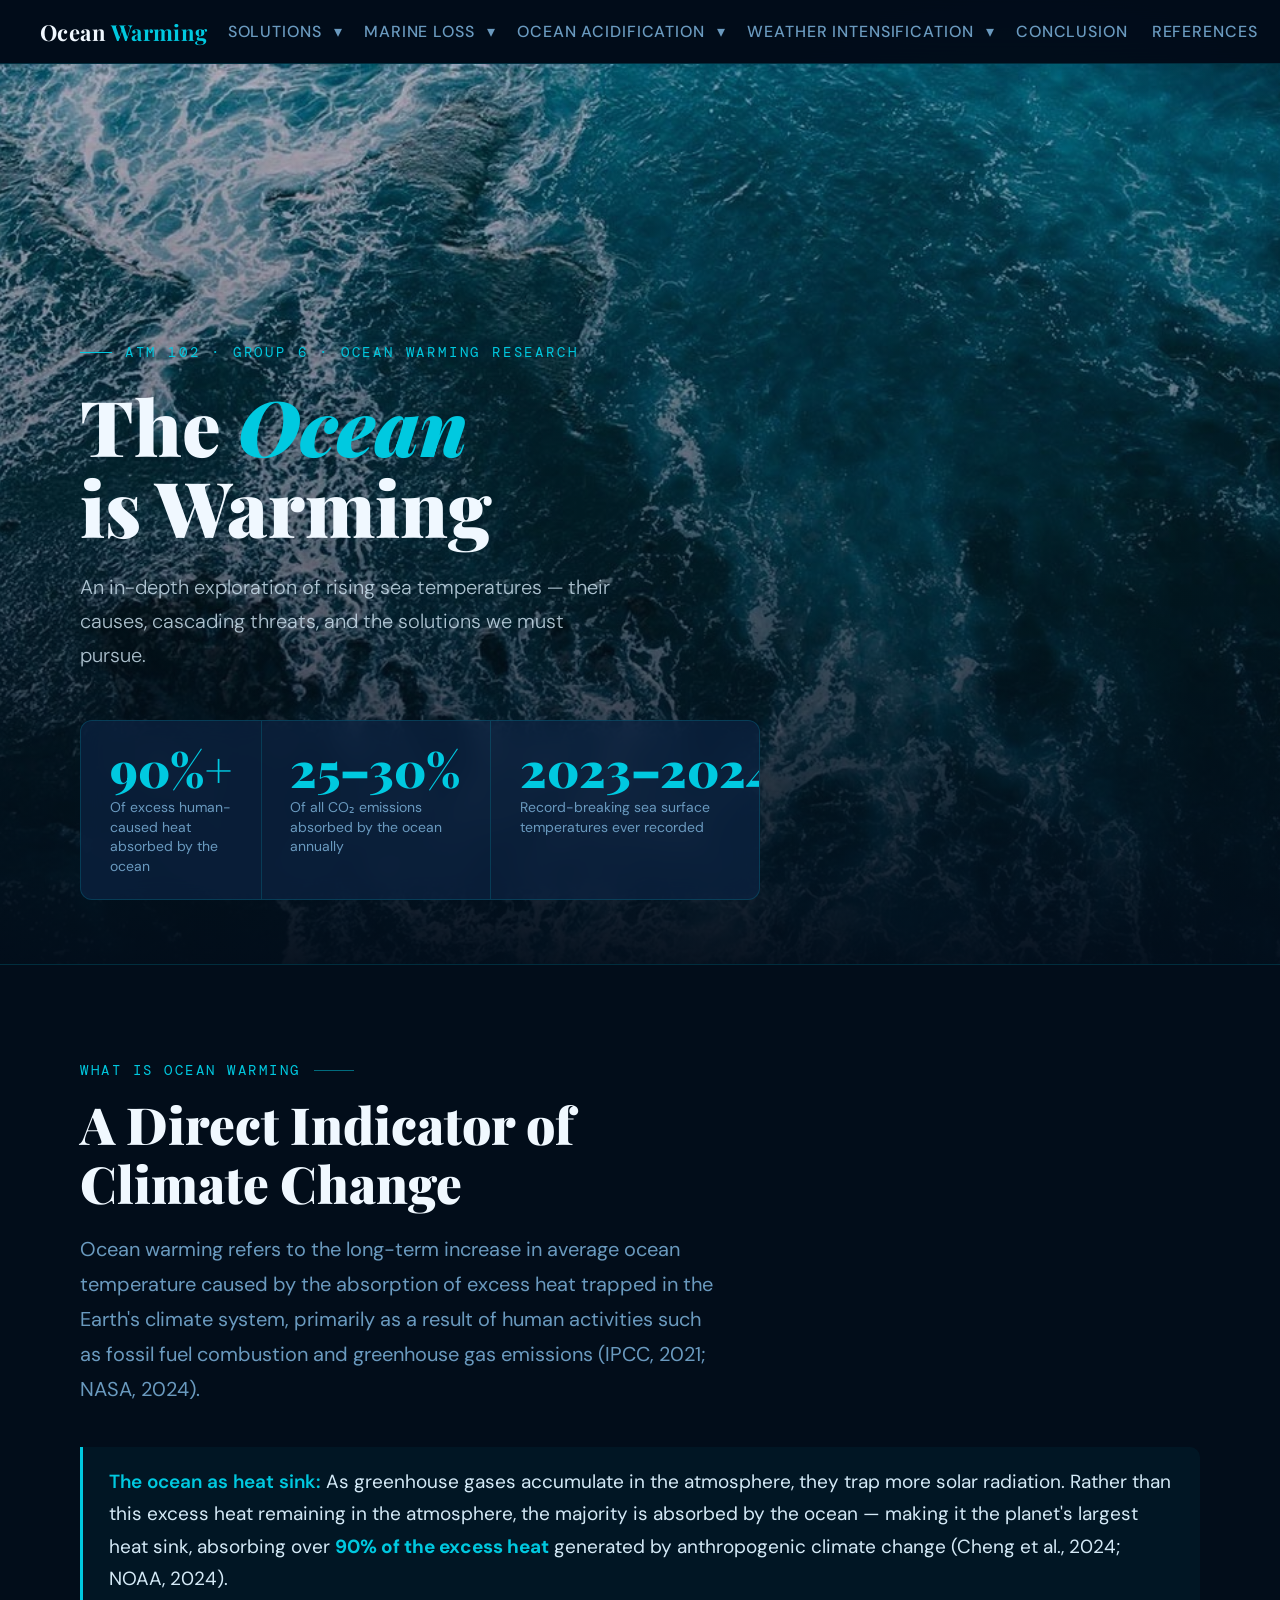
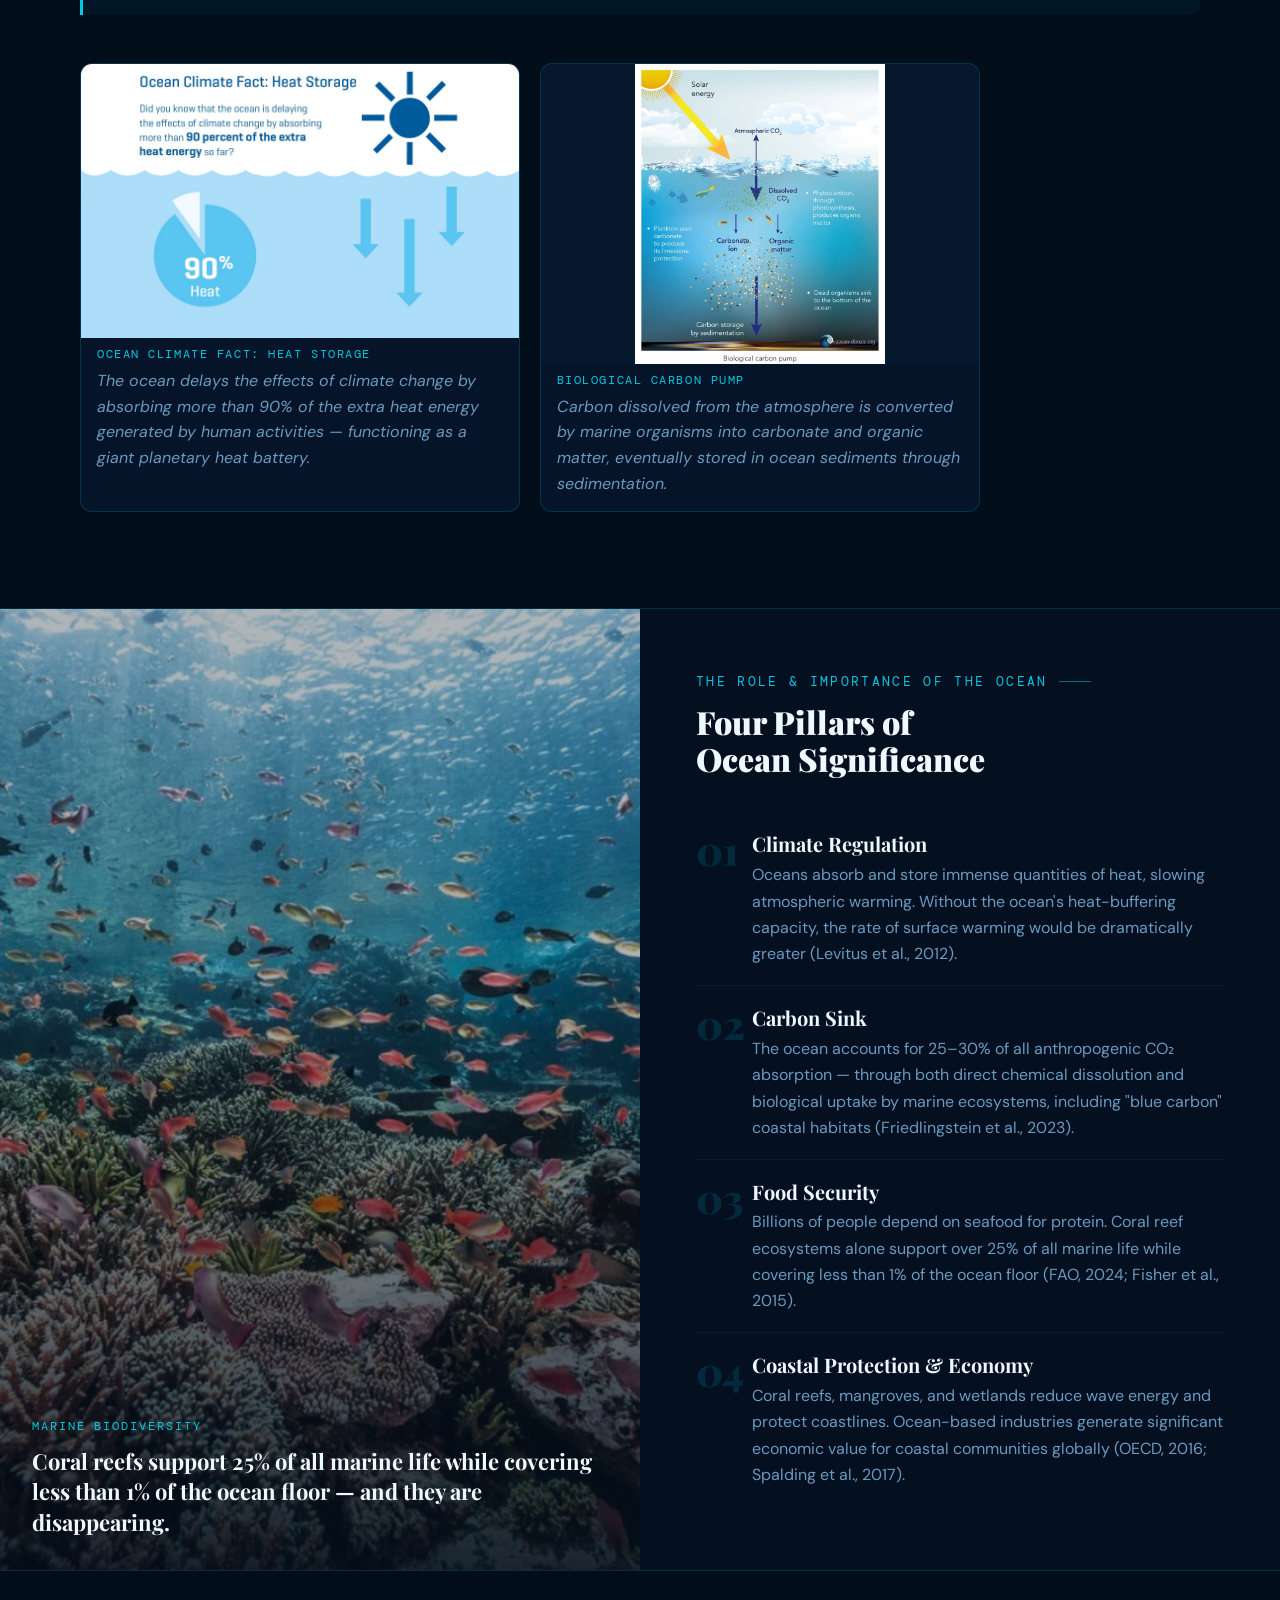
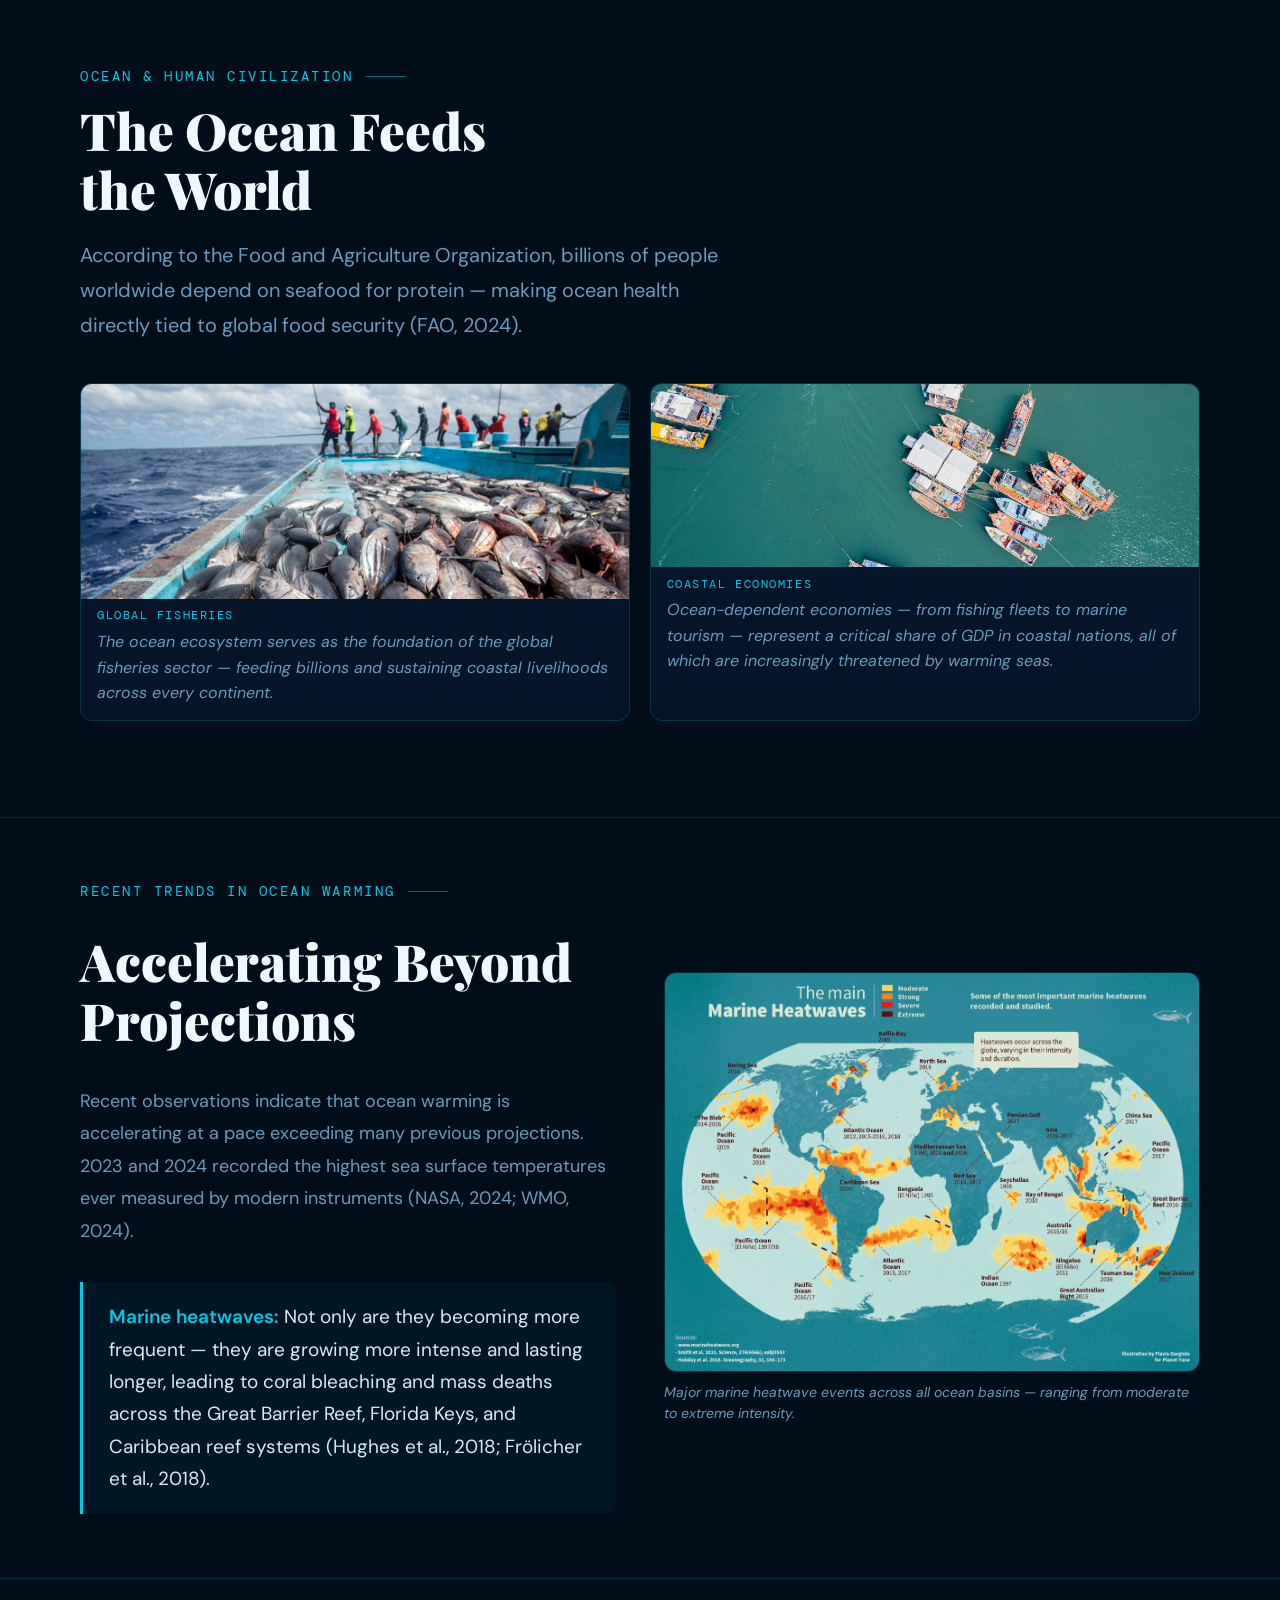
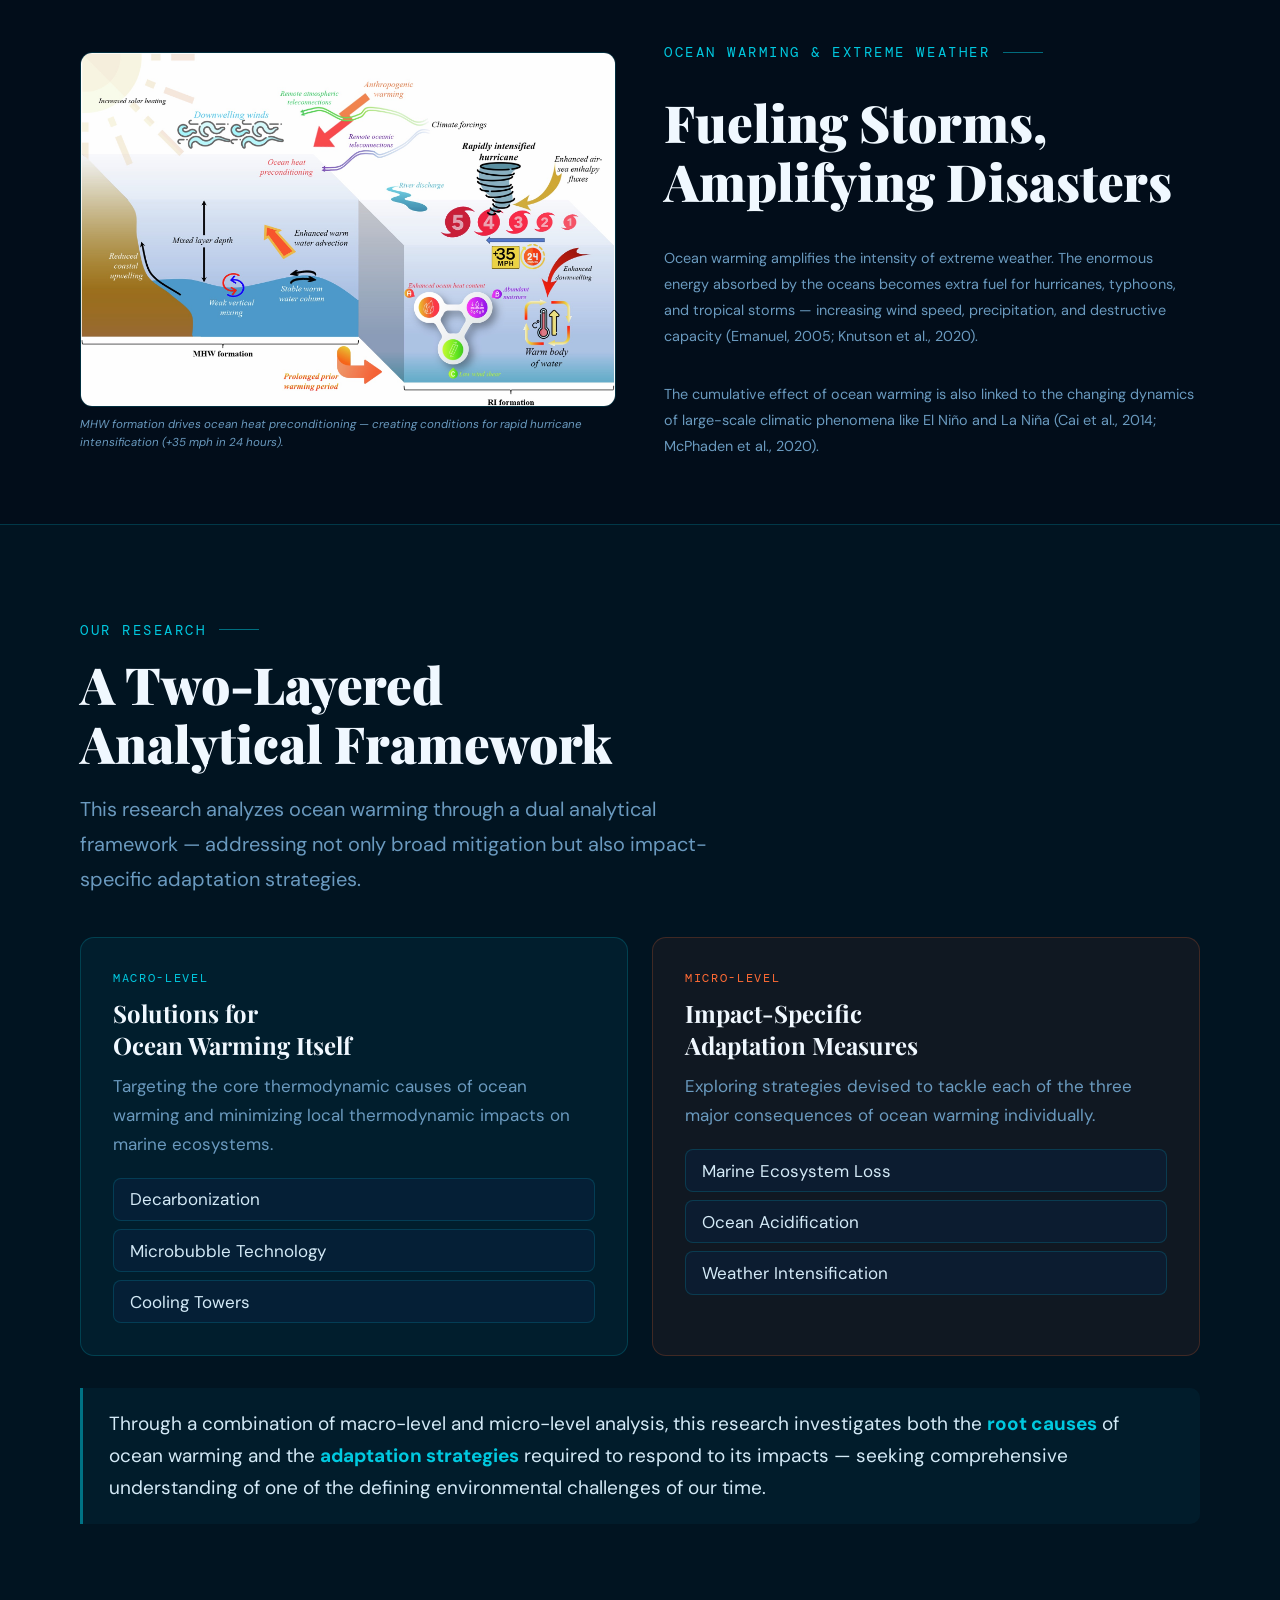
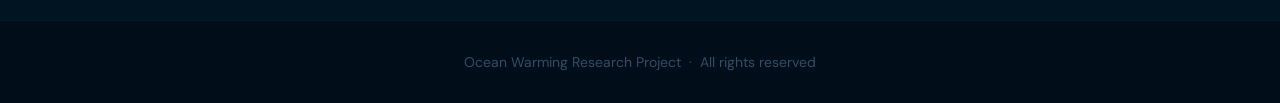
<file: index.html>
<!DOCTYPE html>
<html lang="en">
<head>
  <meta charset="UTF-8" />
  <meta name="viewport" content="width=device-width, initial-scale=1.0" />
  <title>Ocean Warming — A Critical Overview</title>
  <link href="https://fonts.googleapis.com/css2?family=Playfair+Display:ital,wght@0,400;0,700;0,900;1,400&family=DM+Sans:wght@300;400;500&family=DM+Mono:wght@400;500&display=swap" rel="stylesheet" />
  <link rel="stylesheet" href="style.css" />
  
</head>
<body>

  <!-- ══ NAVBAR ═══════════════════════════════════════════════════ -->
  <nav id="topnav">
    <div class="nav-logo" onclick="showPage('home')">Ocean <span>Warming</span></div>

    <ul class="nav-links">

      <!-- Solutions -->
      <li class="nav-item">
        <button class="nav-label" onclick="showPage('solutions',this)">Solutions</button>
        <button class="nav-chev" onclick="toggleDD('dd-solutions',this)" aria-label="Open Solutions menu">▾</button>
        <div class="nav-dropdown" id="dd-solutions">
          <div class="dd-label">Solutions for Ocean Warming</div>
          <div class="dd-divider"></div>
          <a class="dd-link" onclick="closeAllDD();showPage('solutions');setTimeout(()=>showTab('sol','decarbonization'),50)">Decarbonization</a>
          <a class="dd-link" onclick="closeAllDD();showPage('solutions');setTimeout(()=>showTab('sol','microbubble'),50)">Microbubble</a>
          <a class="dd-link" onclick="closeAllDD();showPage('solutions');setTimeout(()=>showTab('sol','cooling'),50)">Cooling Tower</a>
        </div>
      </li>

      <!-- Marine Loss -->
      <li class="nav-item">
        <button class="nav-label" onclick="showPage('marine',this)">Marine Loss</button>
        <button class="nav-chev" onclick="toggleDD('dd-marine',this)" aria-label="Open Marine Loss menu">▾</button>
        <div class="nav-dropdown" id="dd-marine">
          <div class="dd-label">Marine Loss — Solutions</div>
          <div class="dd-divider"></div>
          <a class="dd-link" onclick="closeAllDD();showPage('corals')">Heat-Tolerant Corals</a>
          <a class="dd-link" onclick="closeAllDD();showPage('monitoring')">Real-Time Monitoring</a>
          <a class="dd-link" onclick="closeAllDD();showPage('bluecarbon')">Blue Carbon Ecosystem Restoration</a>
        </div>
      </li>

      <!-- Ocean Acidification -->
      <li class="nav-item">
        <button class="nav-label" onclick="showPage('acidification',this)">Ocean Acidification</button>
        <button class="nav-chev" onclick="toggleDD('dd-acid',this)" aria-label="Open Ocean Acidification menu">▾</button>
        <div class="nav-dropdown" id="dd-acid">
          <div class="dd-label">Ocean Acidification — Solutions</div>
          <div class="dd-divider"></div>
          <a class="dd-link" onclick="closeAllDD();showPage('acid-tracking')">Tracking Ocean Temperature</a>
          <a class="dd-link" onclick="closeAllDD();showPage('acid-oae')">Ocean Alkalinity Enhancement (OAE)</a>
          <a class="dd-link" onclick="closeAllDD();showPage('acid-bpmed')">Bipolar Membrane Electrodialysis (BPMED)</a>
          <a class="dd-link" onclick="closeAllDD();showPage('acid-kelp')">Using Kelp</a>
        </div>
      </li>

      <!-- Weather Intensification -->
      <li class="nav-item dd-right">
        <button class="nav-label" onclick="showPage('weather',this)">Weather Intensification</button>
        <button class="nav-chev" onclick="toggleDD('dd-weather',this)" aria-label="Open Weather menu">▾</button>
        <div class="nav-dropdown" id="dd-weather">
          <div class="dd-label">Weather Intensification — Solutions</div>
          <div class="dd-divider"></div>
          <a class="dd-link" onclick="closeAllDD();showPage('wthr-turbines')">Typhoon-Resistant Wind Turbines</a>
          <a class="dd-link" onclick="closeAllDD();showPage('wthr-frameworks')">Resilient Planning Frameworks</a>
          <a class="dd-link" onclick="closeAllDD();showPage('wthr-islanding')">Defensive Islanding and Microgrids</a>
        </div>
      </li>

      <!-- Conclusion (no dropdown) -->
      <li class="nav-item">
        <button class="nav-label solo" onclick="showPage('conclusion',this)">Conclusion</button>
      </li>

      <!-- References (no dropdown) -->
      <li class="nav-item">
        <button class="nav-label solo" onclick="showPage('references',this)">References</button>
      </li>

      <!-- Group Members (no dropdown) -->
      <li class="nav-item">
        <button class="nav-label solo" onclick="showPage('members',this)">Group Members</button>
      </li>

    </ul>
  </nav>

  <!-- ══ PAGES ════════════════════════════════════════════════════ -->
  <div id="layout">
   <main id="main">

    <!-- ▸ HOME ─────────────────────────────────────────────────── -->
    <section class="page-section active" id="page-home" style="padding:0;">

      <!-- HERO -->
      <div style="position:relative; min-height:100vh; display:flex; align-items:flex-end; padding:calc(var(--nav-h) + 2rem) 5rem 4rem; background-image:linear-gradient(to top, rgba(2,13,26,0.97) 0%, rgba(2,13,26,0.5) 50%, rgba(2,13,26,0.25) 100%), url('images/image_02.jpg'); background-size:cover; background-position:center; overflow:hidden;">
        <div style="position:relative; z-index:1; max-width:820px;">
          <div class="ml-eyebrow">ATM 102 · Group 6 · Ocean Warming Research</div>
          <h1 class="ml-hero-title">The <em>Ocean</em><br>is Warming</h1>
          <p class="ml-hero-sub">An in-depth exploration of rising sea temperatures — their causes, cascading threats, and the solutions we must pursue.</p>
          <div class="ml-stats-row" style="max-width:680px;">
            <div class="ml-stat">
              <div class="ml-stat-num" style="font-size:48px; white-space:nowrap;">90%+</div>
              <div class="ml-stat-label">Of excess human-caused heat absorbed by the ocean</div>
            </div>
            <div class="ml-stat">
              <div class="ml-stat-num" style="font-size:48px; white-space:nowrap;">25–30%</div>
              <div class="ml-stat-label">Of all CO₂ emissions absorbed by the ocean annually</div>
            </div>
            <div class="ml-stat">
              <div class="ml-stat-num" style="font-size:48px; white-space:nowrap;">2023–2024</div>
              <div class="ml-stat-label">Record-breaking sea surface temperatures ever recorded</div>
            </div>
          </div>
        </div>
      </div>

      <!-- SECTION 1: WHAT IS OCEAN WARMING -->
      <div class="ml-section">
        <div class="ml-section-tag">What Is Ocean Warming</div>
        <h2 class="ml-section-title">A Direct Indicator of<br>Climate Change</h2>
        <p class="ml-section-intro">Ocean warming refers to the long-term increase in average ocean temperature caused by the absorption of excess heat trapped in the Earth's climate system, primarily as a result of human activities such as fossil fuel combustion and greenhouse gas emissions (IPCC, 2021; NASA, 2024).</p>

        <div class="ml-pullquote">
          <span class="ml-pullquote-label">The ocean as heat sink:</span> As greenhouse gases accumulate in the atmosphere, they trap more solar radiation. Rather than this excess heat remaining in the atmosphere, the majority is absorbed by the ocean — making it the planet's largest heat sink, absorbing over <strong style="color:var(--accent);">90% of the excess heat</strong> generated by anthropogenic climate change (Cheng et al., 2024; NOAA, 2024).
        </div>

        <!-- Heat storage infographic + carbon pump side by side -->
        <div class="home-img-grid" style="margin-top:2rem; max-width:900px;">
          <div class="home-img-card">
            <img src="images/image_03.jpg" alt="Ocean heat storage infographic" />
            <div class="home-img-label">OCEAN CLIMATE FACT: HEAT STORAGE</div>
            <p class="home-img-caption">The ocean delays the effects of climate change by absorbing more than 90% of the extra heat energy generated by human activities — functioning as a giant planetary heat battery.</p>
          </div>
          <div class="home-img-card">
            <img src="images/image_04.jpg" alt="Biological carbon pump diagram" />
            <div class="home-img-label">BIOLOGICAL CARBON PUMP</div>
            <p class="home-img-caption">Carbon dissolved from the atmosphere is converted by marine organisms into carbonate and organic matter, eventually stored in ocean sediments through sedimentation.</p>
          </div>
        </div>
      </div>

      <!-- SECTION 2: THE ROLE OF THE OCEAN — split with coral image -->
      <div class="sol-split-section" style="border-top:1px solid var(--border);">
        <div class="sol-split-img">
          <img src="images/image_05.jpg" alt="Vibrant coral reef with fish" />
          <div class="sol-split-img-overlay">
            <div class="sol-split-img-tag">Marine Biodiversity</div>
            <p class="sol-split-img-quote">Coral reefs support 25% of all marine life while covering less than 1% of the ocean floor — and they are disappearing.</p>
          </div>
        </div>
        <div class="sol-split-content" style="background:var(--abyss);">
          <div class="sol-section-tag">The Role &amp; Importance of the Ocean</div>
          <h3 class="sol-section-title" style="font-size:clamp(30px,2.5vw,44px);">Four Pillars of<br>Ocean Significance</h3>

          <div class="home-pillar-list">
            <div class="home-pillar">
              <div class="home-pillar-num">01</div>
              <div>
                <div class="home-pillar-title">Climate Regulation</div>
                <p class="home-pillar-desc">Oceans absorb and store immense quantities of heat, slowing atmospheric warming. Without the ocean's heat-buffering capacity, the rate of surface warming would be dramatically greater (Levitus et al., 2012).</p>
              </div>
            </div>
            <div class="home-pillar">
              <div class="home-pillar-num">02</div>
              <div>
                <div class="home-pillar-title">Carbon Sink</div>
                <p class="home-pillar-desc">The ocean accounts for 25–30% of all anthropogenic CO₂ absorption — through both direct chemical dissolution and biological uptake by marine ecosystems, including "blue carbon" coastal habitats (Friedlingstein et al., 2023).</p>
              </div>
            </div>
            <div class="home-pillar">
              <div class="home-pillar-num">03</div>
              <div>
                <div class="home-pillar-title">Food Security</div>
                <p class="home-pillar-desc">Billions of people depend on seafood for protein. Coral reef ecosystems alone support over 25% of all marine life while covering less than 1% of the ocean floor (FAO, 2024; Fisher et al., 2015).</p>
              </div>
            </div>
            <div class="home-pillar">
              <div class="home-pillar-num">04</div>
              <div>
                <div class="home-pillar-title">Coastal Protection &amp; Economy</div>
                <p class="home-pillar-desc">Coral reefs, mangroves, and wetlands reduce wave energy and protect coastlines. Ocean-based industries generate significant economic value for coastal communities globally (OECD, 2016; Spalding et al., 2017).</p>
              </div>
            </div>
          </div>
        </div>
      </div>

      <!-- SECTION 3: FOOD SECURITY — two images -->
      <div class="ml-section">
        <div class="ml-section-tag">Ocean &amp; Human Civilization</div>
        <h2 class="ml-section-title">The Ocean Feeds<br>the World</h2>
        <p class="ml-section-intro">According to the Food and Agriculture Organization, billions of people worldwide depend on seafood for protein — making ocean health directly tied to global food security (FAO, 2024).</p>

        <div class="home-img-grid">
          <div class="home-img-card">
            <img src="images/image_06.jpg" alt="Fishing boat with catch" />
            <div class="home-img-label">GLOBAL FISHERIES</div>
            <p class="home-img-caption">The ocean ecosystem serves as the foundation of the global fisheries sector — feeding billions and sustaining coastal livelihoods across every continent.</p>
          </div>
          <div class="home-img-card">
            <img src="images/image_07.jpg" alt="Aerial view of fishing fleet" />
            <div class="home-img-label">COASTAL ECONOMIES</div>
            <p class="home-img-caption">Ocean-dependent economies — from fishing fleets to marine tourism — represent a critical share of GDP in coastal nations, all of which are increasingly threatened by warming seas.</p>
          </div>
        </div>
      </div>

      <!-- SECTION 4: RECENT TRENDS — heatwave map full width -->

      <!-- Heatwave map + Hurricane — side by side with text -->
      <div class="home-side-section">
        <div class="home-side-text">
          <div class="ml-section-tag">Recent Trends in Ocean Warming</div>
          <h2 class="ml-section-title">Accelerating Beyond<br>Projections</h2>
          <p style="font-size:18px;color:var(--muted);line-height:1.8;margin-bottom:1.2rem;">Recent observations indicate that ocean warming is accelerating at a pace exceeding many previous projections. 2023 and 2024 recorded the highest sea surface temperatures ever measured by modern instruments (NASA, 2024; WMO, 2024).</p>
          <div class="sol-pullquote" style="margin:0;"><span class="sol-pullquote-accent">Marine heatwaves:</span> Not only are they becoming more frequent — they are growing more intense and lasting longer, leading to coral bleaching and mass deaths across the Great Barrier Reef, Florida Keys, and Caribbean reef systems (Hughes et al., 2018; Frölicher et al., 2018).</div>
        </div>
        <div class="home-side-img"><img src="images/image_08.jpg" alt="Global marine heatwave map" style="width:100%;height:100%;object-fit:contain;display:block;border-radius:12px;border:1px solid var(--border);" /><p style="font-size:14px;color:var(--muted);font-style:italic;margin-top:0.6rem;line-height:1.5;">Major marine heatwave events across all ocean basins — ranging from moderate to extreme intensity.</p></div>
      </div>

      <div class="home-side-section" style="border-top:1px solid var(--border);">
        <div class="home-side-img"><img src="images/image_09.jpg" alt="Hurricane intensification diagram" style="width:100%;height:100%;object-fit:contain;display:block;border-radius:12px;border:1px solid var(--border);" /><p style="font-size:0.72rem;color:var(--muted);font-style:italic;margin-top:0.6rem;line-height:1.5;">MHW formation drives ocean heat preconditioning — creating conditions for rapid hurricane intensification (+35 mph in 24 hours).</p></div>
        <div class="home-side-text">
          <div class="ml-section-tag">Ocean Warming &amp; Extreme Weather</div>
          <h2 class="ml-section-title">Fueling Storms,<br>Amplifying Disasters</h2>
          <p style="font-size:0.9rem;color:var(--muted);line-height:1.8;">Ocean warming amplifies the intensity of extreme weather. The enormous energy absorbed by the oceans becomes extra fuel for hurricanes, typhoons, and tropical storms — increasing wind speed, precipitation, and destructive capacity (Emanuel, 2005; Knutson et al., 2020).</p>
          <p style="font-size:0.9rem;color:var(--muted);line-height:1.8;margin-top:1rem;">The cumulative effect of ocean warming is also linked to the changing dynamics of large-scale climatic phenomena like El Niño and La Niña (Cai et al., 2014; McPhaden et al., 2020).</p>
        </div>
      </div>

      <!-- SECTION 5: OUR RESEARCH FRAMEWORK -->
      <div class="ml-section" style="background:rgba(0,201,224,0.04); border-top:1px solid rgba(0,201,224,0.2);">
        <div class="ml-section-tag">Our Research</div>
        <h2 class="ml-section-title">A Two-Layered<br>Analytical Framework</h2>
        <p class="ml-section-intro">This research analyzes ocean warming through a dual analytical framework — addressing not only broad mitigation but also impact-specific adaptation strategies.</p>

        <div class="home-framework-grid">
          <div class="home-framework-card home-framework-macro">
            <div class="home-framework-label">Macro-Level</div>
            <h3 class="home-framework-title">Solutions for<br>Ocean Warming Itself</h3>
            <p class="home-framework-desc">Targeting the core thermodynamic causes of ocean warming and minimizing local thermodynamic impacts on marine ecosystems.</p>
            <div class="home-framework-items">
              <div class="home-framework-item" onclick="showPage('solutions');showTab('sol','decarbonization')">Decarbonization</div>
              <div class="home-framework-item" onclick="showPage('solutions');showTab('sol','microbubble')">Microbubble Technology</div>
              <div class="home-framework-item" onclick="showPage('solutions');showTab('sol','cooling')">Cooling Towers</div>
            </div>
          </div>
          <div class="home-framework-card home-framework-micro">
            <div class="home-framework-label">Micro-Level</div>
            <h3 class="home-framework-title">Impact-Specific<br>Adaptation Measures</h3>
            <p class="home-framework-desc">Exploring strategies devised to tackle each of the three major consequences of ocean warming individually.</p>
            <div class="home-framework-items">
              <div class="home-framework-item" onclick="showPage('marine')">Marine Ecosystem Loss</div>
              <div class="home-framework-item" onclick="showPage('acidification')">Ocean Acidification</div>
              <div class="home-framework-item" onclick="showPage('weather')">Weather Intensification</div>
            </div>
          </div>
        </div>

        <div class="sol-pullquote" style="margin-top:2rem; border-left-color:rgba(0,201,224,0.5);">
          Through a combination of macro-level and micro-level analysis, this research investigates both the <strong style="color:var(--accent);">root causes</strong> of ocean warming and the <strong style="color:var(--accent);">adaptation strategies</strong> required to respond to its impacts — seeking comprehensive understanding of one of the defining environmental challenges of our time.
        </div>
      </div>

    </section>

    <!-- ▸ SOLUTIONS ─────────────────────────────────────────────── -->
    <section class="page-section" id="page-solutions" style="padding:0;">

      <div class="sol-tab-bar">
        <button class="tab-btn active" onclick="showTab('sol','decarbonization',this)">Decarbonization</button>
        <button class="tab-btn"        onclick="showTab('sol','microbubble',this)">Microbubble</button>
        <button class="tab-btn"        onclick="showTab('sol','cooling',this)">Cooling Tower</button>
      </div>


      <div class="tab-panel active" id="sol-decarbonization">

        <!-- HERO BANNER -->
        <div class="sol-hero" style="background-image: linear-gradient(to right, rgba(2,13,26,0.93) 38%, rgba(2,13,26,0.4) 100%), url('images/image_10.jpg'); background-size:cover; background-position:center top;">
          <div class="sol-hero-inner">
            <div class="sol-eyebrow">Solution 01 — Decarbonization</div>
            <h2 class="sol-hero-title">Cutting Carbon<br>from the<br><em>Seas</em></h2>
            <p class="sol-hero-sub">Decarbonization is the process of reducing greenhouse gas emissions from shipping through new fuels, technologies, and operational practices — a critical step in tackling one of the ocean's most persistent heat drivers.</p>
          </div>
        </div>

        <!-- SECTION 1: WHY IT MATTERS -->
        <div class="sol-section">
          <div class="sol-section-tag">Why Shipping Decarbonization Matters</div>
          <h3 class="sol-section-title">3% of Global CO₂ —<br>From the Ocean's Own Traffic</h3>
          <p class="sol-section-intro">Shipping accounts for approximately 3% of global CO₂ emissions — making decarbonization of the maritime sector essential for reducing the heat load driving ocean warming.</p>

          <div class="sol-pullquote">
            <span class="sol-pullquote-accent">Regulatory imperative:</span> Decarbonization is required to comply with the International Maritime Organisation's (IMO) net-zero strategy, EEXI, CII, EU ETS, and FuelEU Maritime regulations — making it not just an environmental priority, but a legal and commercial necessity (Wärtsilä).
          </div>

          <!-- Split layout: image + what it includes -->
          <div class="dc-split" style="margin-top:2.5rem;">
            <div class="dc-split-img">
              <img src="images/image_11.jpg" alt="LNG carrier ship at port — cleaner maritime fuel" />
              <div class="dc-split-img-label">LNG CARRIER — ALTERNATIVE FUEL SHIPPING</div>
            </div>
            <div class="dc-split-content">
              <h4 class="dc-split-title">What Decarbonization Includes</h4>
              <p class="dc-split-desc">Decarbonization encompasses a spectrum of technologies and operational changes across the maritime sector. Key approaches include:</p>
              <div class="dc-tech-list">
                <div class="dc-tech-item">
                  <div class="dc-tech-icon">⚡</div>
                  <div>
                    <div class="dc-tech-name">Shaft Generators</div>
                    <p class="dc-tech-desc">Convert mechanical energy from the main engine into electricity, reducing the need for separate diesel generators and lowering overall fuel consumption.</p>
                  </div>
                </div>
                <div class="dc-tech-item">
                  <div class="dc-tech-icon">🔋</div>
                  <div>
                    <div class="dc-tech-name">Hybrid &amp; Full-Electric Propulsion</div>
                    <p class="dc-tech-desc">Battery-assisted or fully electric drive systems eliminate direct combustion emissions, especially effective for short-sea and port operations.</p>
                  </div>
                </div>
                <div class="dc-tech-item">
                  <div class="dc-tech-icon">⚙️</div>
                  <div>
                    <div class="dc-tech-name">Fuel-Flexible Engines</div>
                    <p class="dc-tech-desc">Engines capable of running on LNG, ammonia, methanol, or hydrogen — enabling vessels to switch to lower-emission fuels as they become available.</p>
                  </div>
                </div>
                <div class="dc-tech-item">
                  <div class="dc-tech-icon">🌿</div>
                  <div>
                    <div class="dc-tech-name">Energy-Saving Technologies</div>
                    <p class="dc-tech-desc">Hull optimization, air lubrication systems, and waste heat recovery reduce energy demand across all vessel types without requiring fuel substitution.</p>
                  </div>
                </div>
              </div>
            </div>
          </div>
        </div>

        <!-- KEY TAKEAWAY -->
        <div class="sol-takeaway">
          <div class="sol-takeaway-label">Key Takeaway</div>
          <p class="sol-takeaway-text">Decarbonizing shipping is one of the clearest pathways to reducing the CO₂ driving ocean warming. <strong>Through shaft generators, fuel-flexible engines, hybrid propulsion, and energy-saving technologies, the maritime sector can align with IMO net-zero targets while directly reducing its contribution to the greenhouse gas concentrations warming our seas.</strong></p>
        </div>

      </div>
      <div class="tab-panel" id="sol-microbubble">
        <div class="content-block solution">
          <div class="block-subtitle">Solution 2</div>
          <div class="block-title">Microbubble Technology</div>
          <div class="placeholder-text">Research content on microbubble injection will be placed here.</div>
        </div>
      </div>
      <div class="tab-panel" id="sol-cooling">

        <!-- HERO BANNER -->
        <div class="sol-hero" style="background-image: linear-gradient(to right, rgba(2,13,26,0.93) 40%, rgba(2,13,26,0.4) 100%), url('images/image_12.jpg'); background-size:cover; background-position:center top;">
          <div class="sol-hero-inner">
            <div class="sol-eyebrow">Solution 03 — Cooling Tower</div>
            <h2 class="sol-hero-title">Redirecting<br>Industrial Heat<br><em>Before It Reaches</em><br><em>the Ocean</em></h2>
            <p class="sol-hero-sub">Cooling towers intercept heat at its source — transferring thermal energy from industrial discharge into the atmosphere before it can raise temperatures in surrounding water bodies.</p>
          </div>
        </div>

        <!-- SECTION 1: HOW IT WORKS -->
        <div class="sol-section">
          <div class="sol-section-tag">Mechanism</div>
          <h3 class="sol-section-title">How a Cooling Tower Works</h3>
          <p class="sol-section-intro">A cooling tower cools heated water through heat transfer between water and the atmosphere, after which the cooled water is recycled or safely released. The process unfolds in three core steps (Baltimore Aircoil, n.d.; SARA Cooling Tower, 2024).</p>

          <!-- Three-step process -->
          <div class="ct-steps-grid">
            <div class="ct-step-card">
              <div class="ct-step-num">01</div>
              <h4 class="ct-step-title">Hot Water Input</h4>
              <p class="ct-step-desc">Industrial cooling water — heated during power generation, typically above 30°C — is delivered by pipes to the cooling tower. Nozzles at the top spray it downward, dispersing it into small droplets that <strong style="color:var(--accent)">maximize surface area</strong> for heat exchange (saVRee, 2019).</p>
            </div>
            <div class="ct-step-card">
              <div class="ct-step-num">02</div>
              <h4 class="ct-step-title">Counter-Current Heat Exchange</h4>
              <p class="ct-step-desc">Water flows downward through packing material that disperses it into fine films, while air flows upward from the base — either mechanically or by natural convection. This <strong style="color:var(--accent)">counter-current arrangement</strong> maintains a continuous temperature gradient, maximizing heat exchange efficiency (Baltimore Aircoil, n.d.).</p>
            </div>
            <div class="ct-step-card">
              <div class="ct-step-num">03</div>
              <h4 class="ct-step-title">Evaporative Cooling &amp; Discharge</h4>
              <p class="ct-step-desc">The primary cooling mechanism is evaporation — water changes state, releasing latent heat and rapidly cooling the remaining water. Convective heat transfer occurs simultaneously. The cooled water collects in a reservoir below, typically <strong style="color:var(--accent)">6–8°C cooler</strong> than when it entered (Baltimore Aircoil, n.d.; SARA Cooling Tower, 2024).</p>
            </div>
          </div>

          <div class="sol-pullquote">
            <span class="sol-pullquote-accent">Key insight:</span> A cooling tower should not be understood as a machine that "makes water cold," but as a system that efficiently <em>transfers</em> heat stored in water into the atmosphere — through dispersion, air contact, and partial evaporation working in sequence.
          </div>
        </div>

        <!-- SECTION 2: EFFECTIVENESS — split with cooling units image -->
        <div class="sol-split-section">
          <div class="sol-split-img">
            <img src="images/image_13.jpg" alt="Industrial cooling units aerial view near ocean" />
            <div class="sol-split-img-overlay">
              <div class="sol-split-img-tag">Coastal Installation</div>
              <p class="sol-split-img-quote">Cooling units positioned at the water's edge intercept thermal discharge before it enters the marine environment.</p>
            </div>
          </div>
          <div class="sol-split-content">
            <div class="sol-section-tag">Extent of Mitigation</div>
            <h3 class="sol-section-title" style="font-size:clamp(1.5rem,2.5vw,2.1rem);">Reducing Thermal Shock<br>at the Source</h3>
            <p class="sol-split-text">The primary advantage of cooling towers lies in their ability to significantly reduce the temperature of discharged water — preventing the severe thermal stress that excessively hot water imposes on surrounding marine organisms (CET Enviro, 2025).</p>
            <p class="sol-split-text">This effect is particularly pronounced near power plants, where heat is continuously generated at a single point. Cooling towers act to reduce heat at its source before it spreads into larger water bodies.</p>
            <div class="sol-finding-box">
              <div class="sol-finding-label">Water Efficiency Impact</div>
              <p class="sol-finding-text">As noted by the European Environment Agency (EEA), the cooling water circulation system can decrease water intake by up to <strong style="color:var(--accent)">95%</strong> — reducing both thermal release and overall environmental impact. Cooling towers are thus not only cooling devices, but integral systems for decreasing water consumption and heat discharge simultaneously (CET-Enviro, 2025).</p>
            </div>
          </div>
        </div>

        <!-- SECTION 3: CASE STUDIES -->
        <div class="sol-section">
          <div class="sol-section-tag">Real-World Evidence</div>
          <h3 class="sol-section-title">Case Studies in Policy &amp; Practice</h3>

          <div class="sol-evidence-grid">
            <div class="sol-evidence-card">
              <div class="sol-evidence-icon">
                <svg width="22" height="22" viewBox="0 0 24 24" fill="none" stroke="currentColor" stroke-width="1.5" stroke-linecap="round" stroke-linejoin="round"><path d="M3 9l9-7 9 7v11a2 2 0 0 1-2 2H5a2 2 0 0 1-2-2z"/><polyline points="9 22 9 12 15 12 15 22"/></svg>
              </div>
              <h4 class="sol-evidence-title">New York Clean Water Act</h4>
              <p class="sol-evidence-desc">Under Section 316(b) of the Clean Water Act, the New York State Department of Environmental Conservation mandated cooling towers over once-through cooling in power plants — recognizing their role in reducing both discharge temperature and total heat load to water bodies (U.S. EPA, 2001; Amstutz 2021; Dooner, 2018).</p>
            </div>
            <div class="sol-evidence-card">
              <div class="sol-evidence-icon">
                <svg width="22" height="22" viewBox="0 0 24 24" fill="none" stroke="currentColor" stroke-width="1.5" stroke-linecap="round" stroke-linejoin="round"><circle cx="12" cy="12" r="10"/><line x1="12" y1="8" x2="12" y2="12"/><line x1="12" y1="16" x2="12.01" y2="16"/></svg>
              </div>
              <h4 class="sol-evidence-title">Indian Point — The Cost of Absence</h4>
              <p class="sol-evidence-desc">At the Indian Point Energy Centre, once-through cooling systems led to higher river temperatures and the deaths of approximately <strong style="color:var(--warm)">one billion fish per year</strong> — a stark illustration of the environmental damage caused by unmanaged thermal discharge, and a direct case for the necessity of cooling towers.</p>
            </div>
            <div class="sol-evidence-card">
              <div class="sol-evidence-icon">
                <svg width="22" height="22" viewBox="0 0 24 24" fill="none" stroke="currentColor" stroke-width="1.5" stroke-linecap="round" stroke-linejoin="round"><polyline points="22 12 18 12 15 21 9 3 6 12 2 12"/></svg>
              </div>
              <h4 class="sol-evidence-title">Lianjiang Nuclear Power Plant</h4>
              <p class="sol-evidence-desc">The Lianjiang plant employs extremely large cooling towers, reducing thermal discharge volume to approximately <strong style="color:var(--accent)">1/40th</strong> of conventional levels — demonstrating that advanced cooling tower systems can dramatically minimize both temperature and quantity of heat released into the environment (World Nuclear News, 2025).</p>
            </div>
          </div>

          <!-- Photo -->
          <div class="ct-photo-full">
            <img src="images/image_14.jpg" alt="Nuclear power plant with cooling tower beside water" />
            <div class="ct-photo-caption-box">
              <div class="ct-photo-caption-tag">THERMAL DISCHARGE MANAGEMENT</div>
              <p class="ct-photo-caption-text">Power plants situated near water bodies represent the most concentrated sources of thermal pollution. Cooling towers intercept this heat before it reaches the aquatic environment.</p>
            </div>
          </div>
        </div>

        <!-- SECTION 4: LIMITATIONS -->
        <div class="sol-section" style="background:rgba(255,107,53,0.04);border-top:1px solid rgba(255,107,53,0.2);">
          <div class="sol-section-tag" style="color:var(--warm);">Limitations</div>
          <h3 class="sol-section-title">A Targeted Tool, Not a Global Fix</h3>
          <p class="sol-section-intro">Cooling towers address industrial thermal discharge effectively — but their scope is inherently local, and their performance is subject to environmental and economic constraints.</p>

          <div class="sol-limit-list">
            <div class="sol-limit-item">
              <div class="sol-limit-num" style="color:var(--warm);">01</div>
              <div>
                <div class="sol-limit-title">Air Quality Dependency</div>
                <p class="sol-limit-desc">When ambient air is too warm and humid, evaporation efficiency decreases significantly — reducing the cooling system's overall performance. Cooling towers cannot operate at full effectiveness under all atmospheric conditions (Baltimore Aircoil, n.d.).</p>
              </div>
            </div>
            <div class="sol-limit-item">
              <div class="sol-limit-num" style="color:var(--warm);">02</div>
              <div>
                <div class="sol-limit-title">Scope Limited to Industrial Sources</div>
                <p class="sol-limit-desc">Cooling towers can only address thermal discharge from identifiable industrial sources such as power plants. They are ineffective against the broader ocean warming caused by global climate change — reducing local effects but not resolving the systemic issue.</p>
              </div>
            </div>
            <div class="sol-limit-item">
              <div class="sol-limit-num" style="color:var(--warm);">03</div>
              <div>
                <div class="sol-limit-title">High Installation &amp; Operating Costs</div>
                <p class="sol-limit-desc">Installation requires significant energy consumption and capital expenditure. The Indian Point Nuclear Power Plant case illustrates this directly — despite the ecological case for cooling towers, the cost burden contributed to the facility's shutdown (Electric Power Research Institute, n.d.; U.S. EPA, n.d.).</p>
              </div>
            </div>
          </div>
        </div>

        <!-- KEY TAKEAWAY -->
        <div class="sol-takeaway">
          <div class="sol-takeaway-label">Key Takeaway</div>
          <p class="sol-takeaway-text">Cooling towers are a proven and policy-backed mechanism for reducing thermal pollution at industrial point sources — cutting discharge temperatures by 6–8°C and water intake by up to 95%. <strong>However, they are a targeted solution: effective where concentrated heat discharge exists, but unable to address the broader global drivers of ocean warming.</strong></p>
        </div>

      </div>
    </section>

    <!-- ▸ MARINE LOSS ───────────────────────────────────────────── -->
    <section class="page-section" id="page-marine" style="padding:0;">

      <!-- HERO SECTION -->
      <div class="ml-hero">
        <div class="ml-hero-overlay"></div>
        <div class="ml-hero-content">
          <div class="ml-eyebrow">The Significance of Marine Loss under Ocean Warming</div>
          <h1 class="ml-hero-title">Why Ocean Warming<br>Is Driving Marine<br><em>Ecosystem Collapse</em></h1>
          <p class="ml-hero-sub">Rising ocean temperatures represent not just ecological decline, but a structural failure of marine systems — with cascading environmental and socio-economic consequences.</p>
          <div class="ml-stats-row">
            <div class="ml-stat">
              <div class="ml-stat-num">80%</div>
              <div class="ml-stat-label">Little Cayman coral lost in 2023–2024</div>
            </div>
            <div class="ml-stat">
              <div class="ml-stat-num">90%<span style="font-size:1.8rem">+</span></div>
              <div class="ml-stat-label">Excess atmospheric heat absorbed by oceans</div>
            </div>
            <div class="ml-stat">
              <div class="ml-stat-num">54%</div>
              <div class="ml-stat-label">Of Little Cayman coral deaths confirmed in final investigation</div>
            </div>
          </div>
        </div>
      </div>

      <!-- SECTION 1: MORE THAN BIODIVERSITY DECLINE -->
      <div class="ml-section">
        <div class="ml-section-tag">Why It Matters</div>
        <h2 class="ml-section-title">More Than Biodiversity Decline</h2>
        <p class="ml-section-intro">Marine loss signifies a structural failure of the marine ecosystem — leading to environmental and socio-economic impacts far beyond species counts.</p>

        <div class="ml-pullquote">
          <span class="ml-pullquote-label">Cascading collapse:</span> Marine ecosystems are interconnected. Loss of one species or habitat causes cascading collapse — a disturbance at one stage of the food web leads to a phenomenon that ripples throughout the system (Smith et al., 2021; Najeeb et al., 2025).
        </div>

        <div class="ml-impact-grid">
          <div class="ml-impact-card">
            <div class="ml-impact-icon">
              <svg width="28" height="28" viewBox="0 0 24 24" fill="none" stroke="currentColor" stroke-width="1.5" stroke-linecap="round" stroke-linejoin="round"><path d="M14 14.76V3.5a2.5 2.5 0 0 0-5 0v11.26a4.5 4.5 0 1 0 5 0z"/></svg>
            </div>
            <h3 class="ml-impact-title">Heat Stress &amp; Metabolic Failure</h3>
            <p class="ml-impact-desc">As marine heatwaves intensify in frequency and duration, organisms experience heat stress beyond their thermotolerance capacity — disrupting metabolic and reproductive functions, causing coral deposition, migrations, and habitat damage (Smith et al., 2021; Najeeb et al., 2025).</p>
          </div>
          <div class="ml-impact-card">
            <div class="ml-impact-icon">
              <svg width="28" height="28" viewBox="0 0 24 24" fill="none" stroke="currentColor" stroke-width="1.5" stroke-linecap="round" stroke-linejoin="round"><polygon points="12 2 15.09 8.26 22 9.27 17 14.14 18.18 21.02 12 17.77 5.82 21.02 7 14.14 2 9.27 8.91 8.26 12 2"/></svg>
            </div>
            <h3 class="ml-impact-title">Food Web Disruption</h3>
            <p class="ml-impact-desc">When corals expel symbiotic zooxanthellae under heat stress, they virtually lose their primary energy source, making long-term survival difficult. Mass coral death reduces habitat complexity and kills off breeding and feeding grounds important to numerous marine species.</p>
          </div>
          <div class="ml-impact-card">
            <div class="ml-impact-icon">
              <svg width="28" height="28" viewBox="0 0 24 24" fill="none" stroke="currentColor" stroke-width="1.5" stroke-linecap="round" stroke-linejoin="round"><path d="M18 8h1a4 4 0 0 1 0 8h-1"/><path d="M2 8h16v9a4 4 0 0 1-4 4H6a4 4 0 0 1-4-4V8z"/><line x1="6" y1="1" x2="6" y2="4"/><line x1="10" y1="1" x2="10" y2="4"/><line x1="14" y1="1" x2="14" y2="4"/></svg>
            </div>
            <h3 class="ml-impact-title">Fisheries &amp; Food Security</h3>
            <p class="ml-impact-desc">Predators become unable to prey on their food sources, causing fisheries to crash rapidly. In Korea, recent ocean heatwaves contributed to massive seafood damage — directly linking temperature-driven ecological changes to reduced catch and economic instability in coastal communities (Hae-Rin, 2025).</p>
          </div>
          <div class="ml-impact-card">
            <div class="ml-impact-icon">
              <svg width="28" height="28" viewBox="0 0 24 24" fill="none" stroke="currentColor" stroke-width="1.5" stroke-linecap="round" stroke-linejoin="round"><path d="M12 22s8-4 8-10V5l-8-3-8 3v7c0 6 8 10 8 10z"/></svg>
            </div>
            <h3 class="ml-impact-title">Coastal Protection &amp; Economies</h3>
            <p class="ml-impact-desc">Healthy oceans are important for seafood production, tourism revenue, and coastal protection. Coral reefs absorb wave energy and protect shores from storm surge and erosion. Their loss imposes direct economic losses and indirect adaptation costs (Smith et al., 2021; Najeeb et al., 2025).</p>
          </div>
        </div>
      </div>

      <!-- SECTION 2: BEYOND CORAL — split with bleaching image -->
      <div class="ml-chain-section">
        <div class="ml-chain-image">
          <img src="images/image_15.jpg" alt="Before and after coral bleaching" style="width:100%;height:100%;object-fit:cover;object-position:right;display:block;" />
          <div class="ml-chain-img-caption">BLEACHED CORAL — DOCUMENTED EVIDENCE</div>
          <div class="ml-chain-img-overlay">
            <div class="ml-chain-img-tag">DOCUMENTED EVIDENCE</div>
            <p class="ml-chain-img-quote">Similar large-scale cases in the Great Barrier Reef and the Florida Keys suggest these effects are occurring more systematically and repeatedly.</p>
          </div>
        </div>
        <div class="ml-chain-content">
          <div class="ml-section-tag">Beyond Coral Reefs</div>
          <h2 class="ml-section-title" style="font-size:clamp(1.6rem,3vw,2.4rem);">Kelp, Seaweed &amp;<br>Marine Habitat Loss</h2>
          <p style="font-size:0.88rem; color:var(--muted); line-height:1.8; margin-bottom:1.5rem;">Ocean heat waves cause extensive ecological destruction beyond coral reefs — through altered species ranges and degraded habitat stability. As stated by NOAA, increases in ocean temperatures affect the health of kelp forests, seaweed, and marine life habitats through increased strain on their heat tolerance threshold and forced migration towards cooler environments (NOAA, n.d.).</p>
          <p style="font-size:0.88rem; color:var(--muted); line-height:1.8; margin-bottom:1.5rem;">Such redistribution results in an imbalance within the ecosystem. The ocean is the largest absorber of more than 90% of the excess heat from the atmosphere, meaning that marine habitats will be the earliest and most affected by global warming (NOAA, n.d.).</p>
          <div class="sol-finding-box">
            <div class="sol-finding-label">The "Unknown" Marine Future</div>
            <p class="sol-finding-text">With increasing heat stress, organisms move towards cooler places — altering established ecological interactions and making marine life unpredictable. Not only does this redistribution change biodiversity patterns, it also poses challenges to fisheries, conservation areas, and national jurisdictions built on historically stable species distributions (Stock, 2025; Niranjan, 2026).</p>
          </div>
        </div>
      </div>

      <!-- SECTION 3: REAL-WORLD EVIDENCE -->
      <div class="ml-section">
        <div class="ml-section-tag">Real-World Evidence</div>
        <h2 class="ml-section-title">These Events Are Already Happening</h2>

        <div class="ml-evidence-grid">
          <div class="ml-evidence-card">
            <div class="ml-evidence-location">Little Cayman &nbsp;·&nbsp; 2023–2024</div>
            <h3 class="ml-evidence-title">80% Coral Lost</h3>
            <p class="ml-evidence-desc">Approximately 80% of coral reefs in Little Cayman died or became bleached owing to marine heatwaves, with 54% mortality confirmed in the final investigation. Mass deaths eliminated critical breeding and feeding grounds relied upon by numerous reef species (NOAA Coral Reef Watch, n.d.).</p>
          </div>
          <div class="ml-evidence-card">
            <div class="ml-evidence-location">Great Barrier Reef &amp; Florida Keys</div>
            <h3 class="ml-evidence-title">Systematic &amp; Repeated Damage</h3>
            <p class="ml-evidence-desc">Similar large-scale cases in the Great Barrier Reef and species loss in the Florida Keys suggest that these effects are not unusual events, but are occurring more systematically and repeatedly (ICRI, 2024; Florida International University, 2025).</p>
          </div>
          <div class="ml-evidence-card">
            <div class="ml-evidence-location">South Korea &nbsp;·&nbsp; 2025</div>
            <h3 class="ml-evidence-title">Fishery Disaster from Heat</h3>
            <p class="ml-evidence-desc">Recent ocean heatwaves contributed to massive seafood damage in Korea, showing that ecological changes caused by temperature changes are directly linked to reduced catch and economic instability in coastal communities (Hae-Rin, 2025).</p>
          </div>
        </div>

        <div class="ml-closing">
          Marine loss is not just an environmental issue, but a reorganization of ecological and economic systems on a global scale. Ocean loss should be viewed as a widespread problem that goes beyond biodiversity decline to food security threats and the collapse of livelihoods (Stock, 2025; Niranjan, 2026).
        </div>
      </div>

      <!-- SOLUTIONS HEADING -->
      <div class="ml-solutions-header">
        <div class="ml-section-tag" style="margin-bottom:0.4rem;">Adaptive Strategies</div>
        <div class="solutions-heading">Solutions for Marine Loss</div>


      <div class="tabs">
        <button class="tab-btn active" onclick="showTab('mar','corals',this)">Heat-Tolerant Corals</button>
        <button class="tab-btn"        onclick="showTab('mar','monitoring',this)">Real-Time Monitoring</button>
        <button class="tab-btn"        onclick="showTab('mar','bluecarbon',this)">Blue Carbon Restoration</button>
      </div>
    </section>

    <!-- ▸ HEAT-TOLERANT CORALS ─────────────────────────────────── -->
    <section class="page-section" id="page-corals" style="padding:0;">
      <div class="sub-back-bar">
        <button onclick="showPage('marine')" class="sub-back-btn">← Back to Marine Loss</button>
        <span class="sub-back-label">Marine Loss &nbsp;›&nbsp; Solution 01</span>
      </div>


        <!-- HERO BANNER -->
        <div class="sol-hero" style="background-image: linear-gradient(to right, rgba(2,13,26,0.92) 40%, rgba(2,13,26,0.4) 100%), url('images/image_16.jpg'); background-size:cover; background-position:center;">
          <div class="sol-hero-inner">
            <div class="sol-eyebrow">Adaptive Strategy 01</div>
            <h2 class="sol-hero-title">Developing<br>Heat-Tolerant<br><em>Corals</em></h2>
            <p class="sol-hero-sub">Breeding or engineering heat-resistant corals aims to improve the resilience of corals by utilizing natural variation and controlled adaptation processes.</p>
          </div>
        </div>

        <!-- MECHANISMS SECTION -->
        <div class="sol-section">
          <div class="sol-section-tag">Mechanisms of Coral Thermal Adaptation</div>
          <h3 class="sol-section-title">Two Pathways to Resilience</h3>
          <p class="sol-section-intro">Breeding or engineering heat-resistant corals works through two main mechanisms: selective mating and thermal preconditioning (Humanes et al.).</p>

          <div class="sol-two-col">
            <!-- Selective Mating -->
            <div class="sol-mech-card">
              <div class="sol-mech-num">01</div>
              <div class="sol-mech-img-wrap">
                <img src="images/image_17.jpg" alt="Healthy coral reef" />
              </div>
              <h4 class="sol-mech-title">Selective Mating</h4>
              <p class="sol-mech-desc">Identifying coral genotypes that naturally exhibit higher heat resistance — found in warmer reef environments — and hybridizing them to produce species with enhanced resilience (Humanes et al., 2024; NOAA, 2024). This method uses existing genetic diversity rather than introducing completely new traits, making it a relatively ecologically suitable intervention.</p>
            </div>
            <!-- Thermal Preconditioning -->
            <div class="sol-mech-card">
              <div class="sol-mech-num">02</div>
              <div class="sol-mech-img-wrap">
                <img src="images/image_18.jpg" alt="Coral nursery frames on reef" />
              </div>
              <h4 class="sol-mech-title">Thermal Preconditioning</h4>
              <p class="sol-mech-desc">"Training" coral by exposing them to nonfatal levels of thermal stress in a controlled environment. This process strengthens mechanisms such as heat shock protein production and symbiotic algal control, enabling corals to better withstand subsequent rapid temperature increases (Ferrara et al., 2025). Experiments have found this preconditioning can reduce thermal stress response by up to <strong style="color:var(--accent)">90%</strong> — though effectiveness varies by species and conditions.</p>
            </div>
          </div>

          <!-- Pull quote -->
          <div class="sol-pullquote">
            <span class="sol-pullquote-accent">Key mechanism:</span> Corals developed through these methods are implanted into damaged reef systems, where improved resistance increases survival chances during subsequent marine heat waves — maintaining ecosystem structure by raising the survival threshold of key reef-forming organisms.
          </div>
        </div>

        <!-- SUPER CORAL DISCOVERY — split layout -->
        <div class="sol-split-section">
          <div class="sol-split-img">
            <img src="images/image_19.jpg" alt="Researcher surveying coral reef" />
            <div class="sol-split-img-overlay">
              <div class="sol-split-img-tag">UNESCO-Supported Research</div>
              <p class="sol-split-img-quote">"Super corals" discovered in extreme environments prove that heat resistance is not fixed — it can be developed through environmental exposure.</p>
            </div>
          </div>
          <div class="sol-split-content">
            <div class="sol-section-tag">Field Evidence</div>
            <h3 class="sol-section-title" style="font-size:clamp(1.5rem,2.5vw,2.1rem);">The Discovery of "Super Corals"</h3>
            <p class="sol-split-text">Recent findings supported by UNESCO provide a strong empirical basis for this approach. Researchers found so-called "super coral" in extreme environments — such as the Tatakoto atoll in French Polynesia, where water temperatures fluctuate 3–4°C per day and reach up to ~35°C.</p>
            <p class="sol-split-text">Not only do several coral species thrive under these harsh conditions, but even branched coral — commonly known to be vulnerable — showed unexpected resilience. This demonstrates that coral heat resistance can be developed through environmental exposure, not a fixed genetic value.</p>
            <div class="sol-finding-box">
              <div class="sol-finding-label">Critical Implication</div>
              <p class="sol-finding-text">If corals can naturally adapt to extreme heat fluctuations, this can be extended to reef restoration through cloning and training. Experiments implanting these heat-resistant corals into new environments are verifying whether resilience can be maintained outside existing habitats — directly linked to selective breeding and assisted migration strategies.</p>
            </div>
          </div>
        </div>

        <!-- EFFECTIVENESS SECTION -->
        <div class="sol-section">
          <div class="sol-section-tag">Effectiveness &amp; Real-World Application</div>
          <h3 class="sol-section-title">From Lab to Reef — at Scale</h3>

          <div class="sol-evidence-grid">
            <div class="sol-evidence-card">
              <div class="sol-evidence-icon">
                <svg width="22" height="22" viewBox="0 0 24 24" fill="none" stroke="currentColor" stroke-width="1.5" stroke-linecap="round" stroke-linejoin="round"><polyline points="22 12 18 12 15 21 9 3 6 12 2 12"/></svg>
              </div>
              <h4 class="sol-evidence-title">Higher Survival Rates</h4>
              <p class="sol-evidence-desc">Selectively hybridized corals exhibit significantly higher survival rates during heat stress events, suggesting adjuvant breeding may improve reef persistence in the short to medium term (Humanes et al., 2024).</p>
            </div>
            <div class="sol-evidence-card">
              <div class="sol-evidence-icon">
                <svg width="22" height="22" viewBox="0 0 24 24" fill="none" stroke="currentColor" stroke-width="1.5" stroke-linecap="round" stroke-linejoin="round"><path d="M12 22s8-4 8-10V5l-8-3-8 3v7c0 6 8 10 8 10z"/></svg>
              </div>
              <h4 class="sol-evidence-title">Improved Recovery</h4>
              <p class="sol-evidence-desc">Corals sourced from warmer donor reefs show improved post-stress recovery rates. These corals not only survive bleaching events more often — they recover faster, which is critical for long-term reef persistence (NOAA, 2024; Communications, 2024).</p>
            </div>
            <div class="sol-evidence-card">
              <div class="sol-evidence-icon">
                <svg width="22" height="22" viewBox="0 0 24 24" fill="none" stroke="currentColor" stroke-width="1.5" stroke-linecap="round" stroke-linejoin="round"><circle cx="12" cy="12" r="10"/><line x1="12" y1="8" x2="12" y2="12"/><line x1="12" y1="16" x2="12.01" y2="16"/></svg>
              </div>
              <h4 class="sol-evidence-title">Ecosystem-Scale Ambition</h4>
              <p class="sol-evidence-desc">The Great Barrier Reef Foundation is already growing heat-tolerant corals for damaged reef restoration. Automated and semi-automatic systems aim to produce and release <strong style="color:var(--accent)">millions of heat-resilient corals per year</strong> — a major step from experimentation to ecosystem-scale intervention (Growing Heat Tolerant Corals, 2025).</p>
            </div>
          </div>

          <!-- Photo gallery row -->
          <div class="sol-photo-row">
            <div class="sol-photo-item">
              <img src="images/image_20.jpg" alt="Diver planting coral fragments" />
              <div class="sol-photo-caption">ACTIVE REEF RESTORATION</div>
            </div>
            <div class="sol-photo-item">
              <img src="images/image_21.jpg" alt="Coral nursery frames" />
              <div class="sol-photo-caption">AQUACULTURE NURSERY FRAMES</div>
            </div>
          </div>
        </div>

        <!-- LIMITATIONS SECTION -->
        <div class="sol-section" style="background: rgba(255,107,53,0.04); border-top: 1px solid rgba(255,107,53,0.2);">
          <div class="sol-section-tag" style="color:var(--warm);">Limitations &amp; Constraints</div>
          <h3 class="sol-section-title">An Adaptation, Not a Cure</h3>
          <p class="sol-section-intro">The mitigation potential of this solution is inherently limited (Ferrara et al., 2025).</p>

          <div class="sol-limit-list">
            <div class="sol-limit-item">
              <div class="sol-limit-num" style="color:var(--warm);">01</div>
              <div>
                <div class="sol-limit-title">Temperature Ceiling</div>
                <p class="sol-limit-desc">Effects may be reduced in extreme or long-term warming scenarios where temperature thresholds exceed even improved resistance levels. If the root cause of ocean warming remains unresolved, engineered corals will eventually reach their thermal limits.</p>
              </div>
            </div>
            <div class="sol-limit-item">
              <div class="sol-limit-num" style="color:var(--warm);">02</div>
              <div>
                <div class="sol-limit-title">Physiological Trade-Offs</div>
                <p class="sol-limit-desc">Coral optimized for thermal resistance may exhibit reduced growth rate or fertility — potentially negatively affecting ecosystem recovery or maintenance over the long run (Ferrara et al., 2025).</p>
              </div>
            </div>
            <div class="sol-limit-item">
              <div class="sol-limit-num" style="color:var(--warm);">03</div>
              <div>
                <div class="sol-limit-title">Scalability Constraints</div>
                <p class="sol-limit-desc">Coral breeding, conditioning, and transplantation are resource-intensive and generally applied on a local scale. Scalability remains a major constraint.</p>
              </div>
            </div>
          </div>
        </div>

        <!-- KEY TAKEAWAY -->
        <div class="sol-takeaway">
          <div class="sol-takeaway-label">Key Takeaway</div>
          <p class="sol-takeaway-text">Breeding and developing heat-tolerant coral can significantly decrease coral mortality, but effectiveness is bounded by scalability, ecological trade-offs, and the continued progression of ocean warming. <strong>This strategy works best when used in conjunction with other approaches.</strong></p>
        </div>
    </section>

    <!-- ▸ REAL-TIME MONITORING ──────────────────────────────────── -->
    <section class="page-section" id="page-monitoring" style="padding:0;">
      <div class="sub-back-bar">
        <button onclick="showPage('marine')" class="sub-back-btn">← Back to Marine Loss</button>
        <span class="sub-back-label">Marine Loss &nbsp;›&nbsp; Solution 02</span>
      </div>

      <!-- HERO BANNER -->
      <div class="sol-hero" style="background-image: linear-gradient(to right, rgba(2,13,26,0.92) 40%, rgba(2,13,26,0.35) 100%), url('images/image_22.jpg'); background-size:cover; background-position:center;">
        <div class="sol-hero-inner">
          <div class="sol-eyebrow">Adaptive Strategy 02</div>
          <h2 class="sol-hero-title">Real-Time<br>Monitoring for<br><em>Predictive Management</em></h2>
          <p class="sol-hero-sub">The real-time marine monitoring system is designed to observe and forecast the occurrence of marine thermal stress through the use of satellite data, field sensors, and prediction models.</p>
        </div>
      </div>

      <!-- SECTION 1: DATA SYSTEMS -->
      <div class="sol-section">
        <div class="sol-section-tag">Data Systems for Tracking Ocean Heat</div>
        <h3 class="sol-section-title">How Real-Time Monitoring Works</h3>
        <p class="sol-section-intro">The real-time marine monitoring system observes and forecasts marine thermal stress using satellite data, field sensors, and prediction models — enabling early prediction of coral bleaching and ecosystem disturbance.</p>

        <!-- DHW Explainer card -->
        <div class="mon-dhw-card">
          <div class="mon-dhw-left">
            <div class="mon-dhw-tag">Key Indicator</div>
            <h4 class="mon-dhw-title">Degree Heating Weeks (DHW)</h4>
            <p class="mon-dhw-desc">Developed by NOAA Coral Reef Watch, DHW measures accumulated heat stress over a 12-week period — combining both the intensity and duration of temperature anomalies. It calculates a cumulative °C-week value by tracking when sea surface temperature remains at least 1°C above the bleaching threshold (NOAA CRW, n.d.).</p>
            <p class="mon-dhw-desc" style="margin-top:0.8rem;">This index is critical because coral bleaching stems from <em>extended</em> warming, not sudden spikes. DHW data is updated continuously with <strong style="color:var(--accent)">5 km spatial coverage worldwide</strong>, providing near-real-time reef condition assessment (NOAA CRW, n.d.; PacIOOS, n.d.).</p>
          </div>
          <div class="mon-dhw-right">
            <div class="mon-threshold">
              <div class="mon-threshold-item">
                <div class="mon-threshold-val" style="color:#f0c040;">4°C-weeks</div>
                <div class="mon-threshold-bar"><div class="mon-threshold-fill" style="width:50%;background:#f0c040;"></div></div>
                <div class="mon-threshold-label">Significant risk of reef-wide bleaching</div>
              </div>
              <div class="mon-threshold-item" style="margin-top:1.4rem;">
                <div class="mon-threshold-val" style="color:var(--warm);">8°C-weeks</div>
                <div class="mon-threshold-bar"><div class="mon-threshold-fill" style="width:100%;background:var(--warm);"></div></div>
                <div class="mon-threshold-label">High likelihood of widespread coral mortality</div>
              </div>
            </div>
          </div>
        </div>

        <!-- Predictive power -->
        <div class="sol-pullquote" style="margin-top:2rem;">
          <span class="sol-pullquote-accent">Predictive power:</span> Combining satellite-derived temperature data with ecological variables, these models can account for up to <strong style="color:var(--accent)">97%</strong> of observed bleaching fluctuations — enabling ocean heat wave alerts weeks to months in advance (Maynard et al., 2016; Liu et al., 2024; Bruno et al., 2024).
        </div>
      </div>

      <!-- SECTION 2: EFFECTIVENESS — split layout with buoy image -->
      <div class="sol-split-section">
        <div class="sol-split-img">
          <img src="images/image_23.jpg" alt="Ocean monitoring buoy at sea" />
          <div class="sol-split-img-overlay">
            <div class="sol-split-img-tag">Field Sensor Network</div>
          </div>
        </div>
        <div class="sol-split-content">
          <div class="sol-section-tag">Early Warning &amp; Adaptive Management</div>
          <h3 class="sol-section-title" style="font-size:clamp(1.5rem,2.5vw,2.1rem);">From Data to Action</h3>
          <p class="sol-split-text">Unlike biological interventions, real-time monitoring does not directly prevent marine loss — but it effectively <em>mitigates</em> impact by enabling targeted interventions at the right time and scale.</p>
          <p class="sol-split-text">When DHW indicators exceed the bleaching threshold, alerts from NOAA coral reef monitoring systems trigger rapid management responses including temporary closures of fishing and diving areas, coral rescue operations, and underwater shading of vulnerable nurseries (NOAA CRW, n.d.; NOAA CRW DSS Guide, 2016).</p>
          <p class="sol-split-text">Forecasting scenarios also enable <strong style="color:var(--accent)">preemptive interventions</strong> — short-term fishing bans, pollution reduction measures — ensuring that marine heat waves do not compound with additional ecological stressors during already-critical periods (Directory, 2025).</p>
          <div class="sol-finding-box">
            <div class="sol-finding-label">Strategic Resource Allocation</div>
            <p class="sol-finding-text">By differentiating areas with recovery potential from those under highest heat stress, monitoring systems guide strategic placement of heat-resistant corals and prioritize conservation efforts — maximizing success rates while preventing resource waste (Lippert et al., 2026).</p>
          </div>
        </div>
      </div>

      <!-- SECTION 3: THREE APPLICATIONS -->
      <div class="sol-section">
        <div class="sol-section-tag">Applications &amp; Real-World Impact</div>
        <h3 class="sol-section-title">Three Domains of Effectiveness</h3>

        <div class="sol-evidence-grid">
          <div class="sol-evidence-card">
            <div class="sol-evidence-icon">
              <svg width="22" height="22" viewBox="0 0 24 24" fill="none" stroke="currentColor" stroke-width="1.5" stroke-linecap="round" stroke-linejoin="round"><path d="M3 9l9-7 9 7v11a2 2 0 0 1-2 2H5a2 2 0 0 1-2-2z"/><polyline points="9 22 9 12 15 12 15 22"/></svg>
            </div>
            <h4 class="sol-evidence-title">Ecosystem Protection</h4>
            <p class="sol-evidence-desc">Community-based early warning systems track temperature anomalies and early bleaching signs, enabling localized rapid response before damage reaches irreversible scale — shifting restoration from post-recovery to preemptive ecosystem management (Hidayati et al., 2023).</p>
          </div>
          <div class="sol-evidence-card">
            <div class="sol-evidence-icon">
              <svg width="22" height="22" viewBox="0 0 24 24" fill="none" stroke="currentColor" stroke-width="1.5" stroke-linecap="round" stroke-linejoin="round"><path d="M22 12h-4l-3 9L9 3l-3 9H2"/></svg>
            </div>
            <h4 class="sol-evidence-title">Fisheries Management</h4>
            <p class="sol-evidence-desc">Satellite-derived sea surface temperature (SST) prediction helps fisheries adjust catch volumes, seasonal timing, and target species distribution in response to changing thermal conditions — reducing economic shock from ecosystem shifts (Tian et al., 2024).</p>
          </div>
          <div class="sol-evidence-card">
            <div class="sol-evidence-icon">
              <svg width="22" height="22" viewBox="0 0 24 24" fill="none" stroke="currentColor" stroke-width="1.5" stroke-linecap="round" stroke-linejoin="round"><circle cx="12" cy="12" r="10"/><line x1="2" y1="12" x2="22" y2="12"/><path d="M12 2a15.3 15.3 0 0 1 4 10 15.3 15.3 0 0 1-4 10 15.3 15.3 0 0 1-4-10 15.3 15.3 0 0 1 4-10z"/></svg>
            </div>
            <h4 class="sol-evidence-title">Tourism &amp; Coastal Economies</h4>
            <p class="sol-evidence-desc">DHW-based seasonal prediction allows governments and industries to anticipate bleaching events and proactively prepare for economic impacts — enabling flexible planning of economic activities and reducing socioeconomic vulnerability (G. Liu et al., 2018).</p>
          </div>
        </div>
      </div>

      <!-- SECTION 4: LIMITATIONS -->
      <div class="sol-section" style="background:rgba(255,107,53,0.04); border-top:1px solid rgba(255,107,53,0.2);">
        <div class="sol-section-tag" style="color:var(--warm);">Limitations &amp; Governance Requirements</div>
        <h3 class="sol-section-title">Data Alone Is Not Enough</h3>
        <p class="sol-section-intro">The mitigation scope of real-time monitoring is inherently indirect and depends entirely on the governance capacity to act on the data it generates.</p>

        <div class="sol-limit-list">
          <div class="sol-limit-item">
            <div class="sol-limit-num" style="color:var(--warm);">01</div>
            <div>
              <div class="sol-limit-title">Indirect Mitigation Only</div>
              <p class="sol-limit-desc">Monitoring systems do not prevent warming or bleaching. They generate alerts — but as NOAA methodology emphasizes, generating an alarm does not guarantee that protective actions will follow (NOAA CRW, n.d.).</p>
            </div>
          </div>
          <div class="sol-limit-item">
            <div class="sol-limit-num" style="color:var(--warm);">02</div>
            <div>
              <div class="sol-limit-title">Governance &amp; Institutional Capacity</div>
              <p class="sol-limit-desc">For monitoring data to become effective intervention, funding availability, regulatory frameworks, and stakeholder cooperation must all align simultaneously. Without effective governance, monitoring benefits remain only potential (NOAA CRW, n.d.).</p>
            </div>
          </div>

        </div>
      </div>

      <!-- KEY TAKEAWAY -->
      <div class="sol-takeaway">
        <div class="sol-takeaway-label">Key Takeaway</div>
        <p class="sol-takeaway-text">Real-time monitoring significantly improves marine loss management, but it cannot be prevented independently, and functions as an important but supportive component within a broader climate and conservation strategy.</p>
      </div>

    </section>

    <!-- ▸ BLUE CARBON RESTORATION ───────────────────────────────── -->
    <section class="page-section" id="page-bluecarbon" style="padding:0;">
      <div class="sub-back-bar">
        <button onclick="showPage('marine')" class="sub-back-btn">← Back to Marine Loss</button>
        <span class="sub-back-label">Marine Loss &nbsp;›&nbsp; Solution 03</span>
      </div>

      <!-- HERO BANNER -->
      <div class="sol-hero" style="background-image: linear-gradient(to right, rgba(2,13,26,0.92) 38%, rgba(2,13,26,0.35) 100%), url('images/image_24.jpg'); background-size:cover; background-position:center;">
        <div class="sol-hero-inner">
          <div class="sol-eyebrow">Adaptive Strategy 03</div>
          <h2 class="sol-hero-title">Blue Carbon<br>Ecosystem<br><em>Restoration</em></h2>
          <p class="sol-hero-sub">Rebuilding blue carbon ecosystems can be likened to the decrease of greenhouse gases and resilience building of nature — one of the few approaches that can contribute to climate mitigation, adaptation, and ecosystem restoration simultaneously.</p>
        </div>
      </div>

      <!-- SECTION 1: WHAT IS BLUE CARBON -->
      <div class="sol-section">
        <div class="sol-section-tag">Nature-Based Solution</div>
        <h3 class="sol-section-title">What Is the Blue Carbon Ecosystem?</h3>
        <p class="sol-section-intro">Mangrove forests, seaweed growing areas, and tidal zones are collectively referred to as the "Blue Carbon Ecosystem." Restoring these ecosystems is equivalent to reducing greenhouse gases and building natural resilience.</p>

        <!-- Three ecosystem types -->
        <div class="bc-ecosystem-grid">
          <div class="bc-ecosystem-card">
            <div class="bc-ecosystem-icon">🌿</div>
            <h4 class="bc-ecosystem-title">Mangrove Forests</h4>
            <p class="bc-ecosystem-desc">Their extensive root systems dissipate wave energy, reduce storm surges, and limit coastal erosion — functioning as natural shock absorbers for shorelines while trapping carbon in oxygen-depleted sediments for centuries (Herr et al., 2016).</p>
          </div>
          <div class="bc-ecosystem-card">
            <div class="bc-ecosystem-icon">🌱</div>
            <h4 class="bc-ecosystem-title">Seagrass Meadows</h4>
            <p class="bc-ecosystem-desc">Seagrasses capture debris and fortify the sea floor, maintaining water purity within the ocean. They act as critical nursery habitats for commercially vital fish species, directly supporting fisheries productivity and food security (Janes et al., 2020).</p>
          </div>
          <div class="bc-ecosystem-card">
            <div class="bc-ecosystem-icon">🌊</div>
            <h4 class="bc-ecosystem-title">Tidal Salt Marshes</h4>
            <p class="bc-ecosystem-desc">Highly efficient at sequestering carbon through photosynthesis, storing it both in biomass and in hypoxic sediments where slow decomposition keeps carbon locked away for hundreds of years (Friess et al., 2024; Hilmi et al., 2021).</p>
          </div>
        </div>

        <!-- Carbon mechanism pull quote -->
        <div class="sol-pullquote">
          <span class="sol-pullquote-accent">The core mechanism:</span> Because the mud beneath these ecosystems is in hypoxic (oxygen-depleted) conditions, decomposition is slow and carbon remains trapped in sediments for hundreds of years — reducing greenhouse gas concentrations in the atmosphere and slowing ocean heating (Friess et al., 2024; NOAA, n.d.; Herr et al., 2016).
        </div>
      </div>

      <!-- SECTION 2: DIAGRAM — full-width -->
      <div class="home-side-section" style="border-top:1px solid var(--border); padding:3rem 5rem;">
        <div class="home-side-img"><div class="bc-diagram-label" style="margin-bottom:0.8rem;">BLUE CARBON RESTORATION &amp; CARBON SEQUESTRATION</div><img src="images/image_25.jpg" alt="Blue Carbon Restoration and Carbon Sequestration diagram" style="width:100%;border-radius:12px;border:1px solid var(--border);display:block;" /><p style="font-size:0.72rem;color:var(--muted);font-style:italic;margin-top:0.6rem;line-height:1.5;">The blue carbon cycle: photosynthesis captures CO₂ into biomass, sequestered in oxygen-depleted sediments for centuries.</p></div>
        <div class="home-side-text"><h3 class="sol-section-title" style="font-size:1.8rem;">Carbon, Stored<br>for Centuries</h3><p style="font-size:0.88rem;color:var(--muted);line-height:1.8;margin-top:1rem;">Coastal vegetation absorbs CO₂ through photosynthesis and stores carbon both in biomass and in hypoxic sediments — where slow decomposition keeps it locked away for hundreds of years (Friess et al., 2024; NOAA, n.d.).</p><p style="font-size:0.88rem;color:var(--muted);line-height:1.8;margin-top:0.8rem;">Restoring degraded blue carbon habitats re-activates this carbon uptake pathway, while protecting existing ecosystems prevents stored carbon from being released back to the atmosphere (Macreadie et al., 2026).</p></div>
      </div>

      <!-- SECTION 3: FOUR MITIGATION PATHWAYS — split with mangrove image -->
      <div class="sol-split-section">
        <div class="sol-split-img">
          <img src="images/image_26.jpg" alt="Mangrove forest above and below waterline" />
          <div class="sol-split-img-overlay">
            <div class="sol-split-img-tag">Dual-System View</div>
            <p class="sol-split-img-quote">Above and below the waterline — mangroves work simultaneously as carbon sinks, wave barriers, and fish nurseries.</p>
          </div>
        </div>
        <div class="sol-split-content">
          <div class="sol-section-tag">Mitigation Pathways</div>
          <h3 class="sol-section-title" style="font-size:clamp(1.5rem,2.5vw,2.1rem);">Four Ways Blue Carbon<br>Combats Marine Loss</h3>

          <div class="bc-pathway-list">
            <div class="bc-pathway-item">
              <div class="bc-pathway-icon" style="background:rgba(0,201,224,0.1);color:var(--accent);">
                <svg width="18" height="18" viewBox="0 0 24 24" fill="none" stroke="currentColor" stroke-width="1.5" stroke-linecap="round" stroke-linejoin="round"><path d="M12 2a10 10 0 0 1 10 10c0 5.52-4.48 10-10 10S2 17.52 2 12c0-2.76 1.12-5.26 2.93-7.07"/><polyline points="12 6 12 12 16 14"/></svg>
              </div>
              <div>
                <div class="bc-pathway-title">Climate Mitigation</div>
                <p class="bc-pathway-desc">Carbon sequestered in biomass and oxygen-depleted sediments remains isolated for hundreds of years, reducing atmospheric CO₂ and slowing the rate of ocean warming — addressing the root cause of marine degradation (Friess et al., 2024; Hilmi et al., 2021; Macreadie et al., 2026).</p>
              </div>
            </div>
            <div class="bc-pathway-item">
              <div class="bc-pathway-icon" style="background:rgba(0,201,224,0.1);color:var(--accent);">
                <svg width="18" height="18" viewBox="0 0 24 24" fill="none" stroke="currentColor" stroke-width="1.5" stroke-linecap="round" stroke-linejoin="round"><path d="M3 9l9-7 9 7v11a2 2 0 0 1-2 2H5a2 2 0 0 1-2-2z"/></svg>
              </div>
              <div>
                <div class="bc-pathway-title">Coastal Physical Protection</div>
                <p class="bc-pathway-desc">Mangrove root systems reduce wave height and storm surges, limiting coastal erosion and sediment disturbances that act as major stressors on neighboring coral and algae zones — sustaining the physical conditions marine biodiversity requires (McGlathery et al., 2024).</p>
              </div>
            </div>
            <div class="bc-pathway-item">
              <div class="bc-pathway-icon" style="background:rgba(0,201,224,0.1);color:var(--accent);">
                <svg width="18" height="18" viewBox="0 0 24 24" fill="none" stroke="currentColor" stroke-width="1.5" stroke-linecap="round" stroke-linejoin="round"><path d="M12 22s8-4 8-10V5l-8-3-8 3v7c0 6 8 10 8 10z"/></svg>
              </div>
              <div>
                <div class="bc-pathway-title">Water Quality &amp; Ecosystem Stability</div>
                <p class="bc-pathway-desc">By filtering sediments and excess nutrients, blue carbon ecosystems maintain clear, uncontaminated water — creating conditions that benefit light-dependent organisms like corals and seaweeds, especially under elevated temperature stress (McGlathery et al., 2024).</p>
              </div>
            </div>
            <div class="bc-pathway-item">
              <div class="bc-pathway-icon" style="background:rgba(0,201,224,0.1);color:var(--accent);">
                <svg width="18" height="18" viewBox="0 0 24 24" fill="none" stroke="currentColor" stroke-width="1.5" stroke-linecap="round" stroke-linejoin="round"><circle cx="12" cy="12" r="10"/><line x1="2" y1="12" x2="22" y2="12"/><path d="M12 2a15.3 15.3 0 0 1 4 10 15.3 15.3 0 0 1-4 10 15.3 15.3 0 0 1-4-10 15.3 15.3 0 0 1 4-10z"/></svg>
              </div>
              <div>
                <div class="bc-pathway-title">Biodiversity &amp; Food Security</div>
                <p class="bc-pathway-desc">These habitats serve as breeding grounds for commercially vital species, offering predator protection and fertile feeding zones — sustaining fish population levels and fishery yields that coastal communities depend on for food security and livelihoods (Janes et al., 2020).</p>
              </div>
            </div>
          </div>
        </div>
      </div>

      <!-- SECTION 4: GLOBAL RECOGNITION -->
      <div class="sol-section">
        <div class="sol-section-tag">Global Recognition</div>
        <h3 class="sol-section-title">An Integrated Climate Solution</h3>
        <p class="sol-section-intro">From a large perspective, these ecosystems are recognized as integrated climate solutions operating simultaneously across carbon, physical, and biological systems.</p>

        <div class="bc-recognition-card">
          <div class="bc-recognition-logo">UN</div>
          <div>
            <div class="bc-recognition-org">UNEP · UNFCCC · United Nations (2026)</div>
            <p class="bc-recognition-text">The blue carbon ecosystem is highlighted as one of the few approaches that can contribute to <strong style="color:var(--accent)">climate mitigation, adaptation, and ecosystem restoration simultaneously</strong> — intervening in marine loss through system stabilization across environment, livelihood, and human wellbeing.</p>
          </div>
        </div>
      </div>

      <!-- SECTION 5: LIMITATIONS -->
      <div class="sol-section" style="background:rgba(255,107,53,0.04);border-top:1px solid rgba(255,107,53,0.2);">
        <div class="sol-section-tag" style="color:var(--warm);">Limitations &amp; Challenges</div>
        <h3 class="sol-section-title">Context-Dependent &amp; Long-Term</h3>
        <p class="sol-section-intro">Mitigation benefits are real but are subject to contextual differences and will be realized over the long term. Restoration is not consistent across environments.</p>

        <div class="sol-limit-list">
          <div class="sol-limit-item">
            <div class="sol-limit-num" style="color:var(--warm);">01</div>
            <div>
              <div class="sol-limit-title">Implementation Challenges</div>
              <p class="sol-limit-desc">Recent assessments reveal that although blue carbon technologies present positive prospects, their efficiency can be compromised by challenges in implementation, carbon accounting, and competing uses for coastal land (Climate Analytics, 2025).</p>
            </div>
          </div>
          <div class="sol-limit-item">
            <div class="sol-limit-num" style="color:var(--warm);">02</div>
            <div>
              <div class="sol-limit-title">Governance &amp; Management Dependency</div>
              <p class="sol-limit-desc">Restoration outcomes are dependent on proper governance and sustained management. Results may differ geographically.</p>
            </div>
          </div>

        </div>
      </div>

      <!-- KEY TAKEAWAY -->
      <div class="sol-takeaway">
        <div class="sol-takeaway-label">Key Takeaway</div>
        <p class="sol-takeaway-text">Blue carbon systems represent one of the most holistic approaches toward combating marine degradation, as they combine both mitigation and adaptation techniques; however, their effectiveness relies on continued protection and widespread application.</p>
      </div>

    </section>

    </section>

    <!-- ▸ OCEAN ACIDIFICATION ───────────────────────────────────── -->
    <section class="page-section" id="page-acidification" style="padding:0;">

      <!-- HERO SECTION -->
      <div class="oa-hero">
        <div class="oa-hero-bg" style="background-image:url('images/image_27.jpg');"></div>
        <div class="oa-hero-overlay"></div>
        <div class="oa-hero-content">
          <div class="ml-eyebrow">The Significance of Ocean Acidification under Ocean Warming</div>
          <h1 class="ml-hero-title">The Ocean's<br><em>Evil Twin</em><br>Threat</h1>
          <p class="ml-hero-sub">Ocean acidification is frequently called the "evil twin of climate change." Since the Industrial Revolution, ocean acidity has increased by approximately 30%, a rate faster than at any time in the last 55 million years.</p>
          <div class="ml-stats-row" style="max-width:520px;">
            <div class="ml-stat">
              <div class="ml-stat-num">30%</div>
              <div class="ml-stat-label">Increase in ocean acidity since the Industrial Revolution</div>
            </div>
            <div class="ml-stat">
              <div class="ml-stat-num">55M</div>
              <div class="ml-stat-label">Years since acidity rose this fast</div>
            </div>
          </div>
        </div>
      </div>

      <!-- SECTION 1: WHAT IS OCEAN ACIDIFICATION -->
      <div class="ml-section">
        <div class="ml-section-tag">What Is Ocean Acidification</div>
        <h2 class="ml-section-title">A Chemical Crisis Born<br>from Carbon</h2>
        <p class="ml-section-intro">Ocean acidification is the harmful consequence of excess carbon dioxide in the atmosphere (Smithsonian, 2014). Assumed to have started since the Industrial Revolution, it now threatens marine ecosystems at an unprecedented pace (Osterloff).</p>

        <!-- Core mechanism pull quote -->
        <div class="ml-pullquote">
          <span class="ml-pullquote-label">The mechanism:</span> Carbon dioxide in the atmosphere is absorbed into the ocean, causing it to warm. As CO₂ dissolves in seawater, it creates <strong>carbonic acid</strong> — simultaneously trapping heat and acidifying the water. These physical and chemical changes together disrupt the marine ecosystem.
        </div>

        <!-- Before / After image -->
        <div class="oa-before-after">
          <img src="images/image_28.jpg" alt="Before and after coral bleaching comparison" class="oa-ba-img" style="max-height:420px;object-fit:cover;" />
          <div class="oa-ba-caption-row">
            <div class="oa-ba-label">BEFORE — Healthy Coral Reef</div>
            <div class="oa-ba-label" style="text-align:right;">AFTER — Post-Bleaching Reef</div>
          </div>
          <p class="oa-ba-desc">Ocean warming and acidification strips corals of their symbiotic algae, disrupting the marine ecosystem.</p>
        </div>

        <!-- Two-column: cause + effect -->
        <div class="oa-cause-effect">
          <div class="oa-cause-card">
            <div class="oa-card-tag">Root Cause</div>
            <h3 class="oa-card-title">Atmospheric CO₂ → Ocean Absorption</h3>
            <p class="oa-card-desc">Since the Industrial Revolution, rising CO₂ concentrations have accelerated ocean absorption of carbon dioxide. As CO₂ dissolves in seawater, it forms carbonic acid (H₂CO₃), which then dissociates to release hydrogen ions — lowering the ocean's pH and increasing its acidity (Smithsonian, 2014; Osterloff).</p>
          </div>
          <div class="oa-effect-card">
            <div class="oa-card-tag" style="color:var(--warm);">Cascading Effect</div>
            <h3 class="oa-card-title">Marine Ecosystem Disruption</h3>
            <p class="oa-card-desc">As a result of these physical and chemical changes, the marine ecosystem is disrupted.</p>
          </div>
        </div>
      </div>



    </section>

    <!-- ▸ ACID-TRACKING (independent page) ─────────────────────── -->
    <section class="page-section" id="page-acid-tracking" style="padding:0;">
      <div class="sub-back-bar">
        <button onclick="showPage('acidification')" class="sub-back-btn">← Back to Ocean Acidification</button>
        <span class="sub-back-label">Ocean Acidification &nbsp;›&nbsp; Solution 01</span>
      </div>

      <!-- HERO BANNER -->
      <div class="sol-hero" style="background-image: linear-gradient(to right, rgba(2,13,26,0.88) 35%, rgba(2,13,26,0.2) 100%), url('images/image_29.png'); background-size:cover; background-position:center; min-height:80vh;">
        <div class="sol-hero-inner">
          <div class="sol-eyebrow">Intervention Approach 01</div>
          <h2 class="sol-hero-title">Tracking the<br>Rising Temperature<br><em>of the Ocean</em></h2>
          <p class="sol-hero-sub">Keeping track of the rising temperature of the ocean is important. Monitoring the live situation of the ocean helps us to quickly respond to changes in temperature.</p>
        </div>
      </div>

      <!-- SECTION: OTOLITH MECHANISM — split layout -->
      <div class="sol-split-section" style="min-height:auto;">
        <div class="sol-split-content" style="background:var(--surface); justify-content:flex-start; padding-top:3.5rem;">
          <div class="sol-section-tag">Biological Temperature Record</div>
          <h3 class="sol-section-title" style="font-size:clamp(1.5rem,2.5vw,2.1rem);">Otoliths — A Biological<br><em>Record of Ocean Temperature</em></h3>
          <p class="sol-split-text">Scientists have found that fish have small growths called <strong style="color:var(--accent)">otoliths</strong> in their ears that keep track of their chemical environment throughout their lifetime (Minogue, 2019).</p>
          <p class="sol-split-text">As these rings grow annually, it is possible to keep track of information like the <strong style="color:var(--accent)">oxygen isotope value</strong>, ultimately allowing us to study the temperature exposure of these fish (von Leesen, 2021).</p>
          <div class="sol-pullquote" style="margin-top:1.5rem;">
            <span class="sol-pullquote-accent">Key insight:</span> Monitoring the live situation of the ocean helps us to quickly respond to changes in temperature.
          </div>
        </div>
        <div class="sol-split-img" style="min-height:400px; background: linear-gradient(135deg, rgba(0,40,80,0.9), rgba(0,15,35,0.95)); display:flex; align-items:center; justify-content:center; flex-direction:column; padding:3rem; gap:1.5rem;">
          <svg viewBox="0 0 260 260" width="220" height="220" xmlns="http://www.w3.org/2000/svg">
            <ellipse cx="130" cy="130" rx="115" ry="90" fill="none" stroke="rgba(0,201,224,0.12)" stroke-width="14"/>
            <ellipse cx="130" cy="130" rx="97" ry="75" fill="none" stroke="rgba(0,201,224,0.15)" stroke-width="12"/>
            <ellipse cx="130" cy="130" rx="80" ry="62" fill="none" stroke="rgba(0,201,224,0.18)" stroke-width="10"/>
            <ellipse cx="130" cy="130" rx="64" ry="50" fill="none" stroke="rgba(0,201,224,0.22)" stroke-width="9"/>
            <ellipse cx="130" cy="130" rx="49" ry="38" fill="none" stroke="rgba(0,201,224,0.28)" stroke-width="8"/>
            <ellipse cx="130" cy="130" rx="35" ry="27" fill="none" stroke="rgba(0,201,224,0.35)" stroke-width="7"/>
            <ellipse cx="130" cy="130" rx="22" ry="17" fill="none" stroke="rgba(0,201,224,0.45)" stroke-width="6"/>
            <ellipse cx="130" cy="130" rx="10" ry="8" fill="rgba(0,201,224,0.6)"/>
            <text x="248" y="134" font-size="9" fill="rgba(0,201,224,0.5)" font-family="monospace">Year 3</text>
            <text x="248" y="122" font-size="9" fill="rgba(0,201,224,0.4)" font-family="monospace">Year 2</text>
            <text x="248" y="110" font-size="9" fill="rgba(0,201,224,0.3)" font-family="monospace">Year 1</text>
          </svg>
          <div style="text-align:center;">
            <div style="font-family:'DM Mono',monospace; font-size:0.62rem; letter-spacing:0.15em; text-transform:uppercase; color:var(--accent); margin-bottom:0.5rem;">OTOLITH CROSS-SECTION</div>
            <p style="font-size:0.78rem; color:var(--muted); line-height:1.6; max-width:200px;">Annual rings encode the oxygen isotope value — allowing study of the fish's temperature exposure over its lifetime.</p>
          </div>
        </div>
      </div>

    </section>

    <!-- ▸ ACID-OAE (independent page) ──────────────────────────── -->
    <section class="page-section" id="page-acid-oae" style="padding:0;">
      <div class="sub-back-bar">
        <button onclick="showPage('acidification')" class="sub-back-btn">← Back to Ocean Acidification</button>
        <span class="sub-back-label">Ocean Acidification &nbsp;›&nbsp; Solution 02</span>
      </div>

      <!-- HERO BANNER -->
      <div class="sol-hero" style="background-image: linear-gradient(to right, rgba(2,13,26,0.92) 38%, rgba(2,13,26,0.35) 100%), url('images/image_46.jpg'); background-size:cover; background-position:center; min-height:55vh; border-bottom:1px solid var(--border);">
        <div class="sol-hero-inner">
          <div class="sol-eyebrow">Intervention Approach 02</div>
          <h2 class="sol-hero-title">Ocean Alkalinity<br>Enhancement<br><em>(OAE)</em></h2>
          <p class="sol-hero-sub">Alkaline materials can neutralize and absorb carbon dioxide. OAE adapts and accelerates a similar method to natural ocean alkalinity caused by alkaline minerals.</p>
        </div>
      </div>

      <!-- SECTION 1: WHAT IS OAE -->
      <div class="sol-section">
        <div class="sol-section-tag">How OAE Works</div>
        <h3 class="sol-section-title">Accelerating Nature's<br>Own Chemistry</h3>
        <p class="sol-section-intro">Alkaline materials can neutralize and absorb carbon dioxide. OAE adapts and accelerates a similar process to natural ocean alkalinity caused by alkaline minerals dissolving over geological timescales.</p>

        <!-- Core chemistry pull quote -->
        <div class="sol-pullquote">
          <span class="sol-pullquote-accent">The chemical equation:</span> CO₂ in seawater + alkalinity = carbon stored in the ocean as <strong style="color:var(--accent)">bicarbonate</strong> — considered stable for more than <strong style="color:var(--accent)">10,000 years</strong> (Carbon to Sea Initiative).
        </div>

        <!-- Two method cards -->
        <div class="oae-method-grid">
          <div class="oae-method-card">
            <div class="oae-method-num">Method 01</div>
            <h4 class="oae-method-title">Direct Alkaline Solution</h4>
            <p class="oae-method-desc">Adding alkaline and/or basic solutions directly into seawater — rapidly raising the pH of the surrounding water and enabling it to absorb more atmospheric CO₂ (Environmental Protection Agency, 2026).</p>
          </div>
          <div class="oae-method-card">
            <div class="oae-method-num">Method 02</div>
            <h4 class="oae-method-title">Mined Alkaline Minerals</h4>
            <p class="oae-method-desc">Adding certain types of mined alkaline minerals — such as silicates and carbonates — to seawater or beaches, where they dissolve and gradually increase ocean alkalinity over time (Environmental Protection Agency, 2026).</p>
          </div>
        </div>
      </div>

      <!-- DIAGRAM -->
      <div class="home-side-section" style="border-top:1px solid var(--border); padding:3rem 5rem;">
        <div class="home-side-img"><img src="images/image_31.jpg" alt="Ocean Alkalinity Enhancement diagram" style="width:100%;border-radius:12px;border:1px solid var(--border);display:block;" /><p style="font-size:0.72rem;color:var(--muted);font-style:italic;margin-top:0.6rem;line-height:1.5;">OAE system: alkaline materials react with seawater CO₂ to form bicarbonate stable for more than 10,000 years.</p></div>
      </div>

      <!-- SECTION 3: BENEFIT + CHALLENGE — two column -->
      <div class="sol-section">
        <div class="sol-section-tag">Potential &amp; Limitations</div>
        <h3 class="sol-section-title">Promise and Open Questions</h3>

        <div class="oa-cause-effect">
          <div class="oa-cause-card">
            <div class="oa-card-tag">Key Benefit</div>
            <h3 class="oa-card-title">Long-Term Carbon Storage</h3>
            <p class="oa-card-desc">By converting dissolved CO₂ into bicarbonate ions, OAE stores carbon in a chemically stable form that persists in the ocean for more than 10,000 years (Carbon to Sea Initiative).</p>
          </div>
          <div class="oa-effect-card">
            <div class="oa-card-tag" style="color:var(--warm);">Key Challenge</div>
            <h3 class="oa-card-title">Biogeochemical Uncertainty</h3>
            <p class="oa-card-desc">Since OAE changes ocean biogeochemical cycling through highly accelerated activity, it is under research how alkaline materials cause the minimum effects on the marine environment (Dickhardt, 2024).</p>
          </div>
        </div>
      </div>

      <!-- KEY TAKEAWAY -->
      <div class="sol-takeaway">
        <div class="sol-takeaway-label">Key Takeaway</div>
        <p class="sol-takeaway-text">Ocean Alkalinity Enhancement offers a promising pathway for durable carbon removal — converting CO₂ into bicarbonate stable for over 10,000 years. <strong>However, since OAE changes ocean biogeochemical cycling through highly accelerated activity, it is under research how alkaline materials cause the minimum effects on the marine environment.</strong></p>
      </div>

    </section>

    <!-- ▸ ACID-BPMED (independent page) ─────────────────────────── -->
    <section class="page-section" id="page-acid-bpmed" style="padding:0;">
      <div class="sub-back-bar">
        <button onclick="showPage('acidification')" class="sub-back-btn">← Back to Ocean Acidification</button>
        <span class="sub-back-label">Ocean Acidification &nbsp;›&nbsp; Solution 03</span>
      </div>

      <!-- HERO BANNER -->
      <div class="sol-hero" style="background-image: linear-gradient(to right, rgba(2,13,26,0.92) 38%, rgba(2,13,26,0.35) 100%), url('images/image_47.jpg'); background-size:cover; background-position:center; min-height:55vh; border-bottom:1px solid var(--border);">
        <div class="sol-hero-inner">
          <div class="sol-eyebrow">Intervention Approach 03</div>
          <h2 class="sol-hero-title">Bipolar Membrane<br>Electrodialysis<br><em>(BPMED)</em></h2>
          <p class="sol-hero-sub">A new technology that uses electrical energy through an electrodialysis stack to split H₂O — separating the ocean into an acidic stream and an alkaline stream, neutralizing acidity and enabling carbon capture.</p>
        </div>
      </div>

      <!-- SECTION 1: HOW IT WORKS — split with diagram -->
      <div class="sol-split-section" style="min-height:auto;">
        <div class="sol-split-content" style="background:var(--abyss);">
          <div class="sol-section-tag">The Mechanism</div>
          <h3 class="sol-section-title" style="font-size:clamp(1.5rem,2.5vw,2.1rem);">Splitting Water to<br>Restore Balance</h3>

          <div class="bpmed-steps">
            <div class="bpmed-step">
              <div class="bpmed-step-circle">01</div>
              <div>
                <div class="bpmed-step-title">Water Splitting</div>
                <p class="bpmed-step-desc">BPMED uses electrical energy through an electrodialysis stack to split H₂O into H⁺ and OH⁻ ions.</p>
              </div>
            </div>
            <div class="bpmed-step">
              <div class="bpmed-step-circle">02</div>
              <div>
                <div class="bpmed-step-title">Stream Separation</div>
                <p class="bpmed-step-desc">The process separates into two distinct streams — an <span style="color:var(--warm);">acidic stream</span> (H⁺-rich) and an <span style="color:var(--accent);">alkaline stream</span> (OH⁻-rich).</p>
              </div>
            </div>
            <div class="bpmed-step">
              <div class="bpmed-step-circle">03</div>
              <div>
                <div class="bpmed-step-title">Acid Extraction</div>
                <p class="bpmed-step-desc">The acidic stream is extracted and removed, while the base-rich alkaline stream is returned to the ocean.</p>
              </div>
            </div>
            <div class="bpmed-step">
              <div class="bpmed-step-circle">04</div>
              <div>
                <div class="bpmed-step-title">pH Restoration + Carbon Capture</div>
                <p class="bpmed-step-desc">The added alkalinity neutralizes ocean acidity and restores pH to safer levels. The extracted acidic stream can be stored, resulting in carbon capture (Mutahi, van Lier, &amp; Spanjers, 2024).</p>
              </div>
            </div>
          </div>
        </div>

        <div class="sol-split-img" style="background:var(--surface); display:flex; flex-direction:column; align-items:center; justify-content:center; padding:3rem; gap:1.5rem;">
          <div style="display:flex; flex-direction:column; gap:0.8rem; width:100%;">
            <img src="images/image_32.png" alt="BPMED electrodialysis stack diagram" style="width:100%; border-radius:12px; border:1px solid var(--border); display:block;" />
            <p style="font-size:0.72rem; color:var(--muted); text-align:center; font-style:italic; line-height:1.5;">BPMED electrodialysis stack diagram</p>
          </div>
        </div>
      </div>

      <!-- SECTION 2: DUAL OUTCOME -->
      <div class="sol-section">
        <div class="sol-section-tag">Dual Outcome</div>
        <h3 class="sol-section-title">Two Benefits from One Process</h3>

        <div class="oa-cause-effect">
          <div class="oa-cause-card">
            <div class="oa-card-tag">Outcome 01</div>
            <h3 class="oa-card-title">Ocean pH Restoration</h3>
            <p class="oa-card-desc">By increasing the level of the ocean's alkalinity through the returned alkaline stream, the acidity of the ocean is neutralized and the pH levels can be restored to more safer levels.</p>
          </div>
          <div class="oa-cause-card" style="border-color:rgba(0,201,224,0.3);">
            <div class="oa-card-tag">Outcome 02</div>
            <h3 class="oa-card-title">Carbon Capture Potential</h3>
            <p class="oa-card-desc">The extracted acidic stream could also be stored, thus resulting in carbon capture (Mutahi, van Lier, &amp; Spanjers, 2024).</p>
          </div>
        </div>


      </div>

      <!-- KEY TAKEAWAY -->
      <div class="sol-takeaway">
        <div class="sol-takeaway-label">Key Takeaway</div>
        <p class="sol-takeaway-text">BPMED presents a new way to reduce the level of acid in the ocean — splitting water to separate an acidic stream and an alkaline stream, restoring ocean pH, and enabling carbon capture from the extracted acid stream (Mutahi, van Lier, &amp; Spanjers, 2024).</p>
      </div>

    </section>

    <!-- ▸ ACID-KELP (independent page) ─────────────────────────── -->
    <section class="page-section" id="page-acid-kelp" style="padding:0;">
      <div class="sub-back-bar">
        <button onclick="showPage('acidification')" class="sub-back-btn">← Back to Ocean Acidification</button>
        <span class="sub-back-label">Ocean Acidification &nbsp;›&nbsp; Solution 04</span>
      </div>

      <!-- HERO BANNER -->
      <div class="sol-hero" style="background-image: linear-gradient(to right, rgba(2,13,26,0.92) 35%, rgba(2,13,26,0.3) 100%), url('images/image_33.jpg'); background-size:cover; background-position:center; min-height:75vh;">
        <div class="sol-hero-inner">
          <div class="sol-eyebrow">Intervention Approach 04</div>
          <h2 class="sol-hero-title">Using<br><em>Kelp</em></h2>
          <p class="sol-hero-sub">Using nature to solve this problem is also available. Seaweeds like kelp absorb carbon dioxide, lowering the level of acidification, and also giving off oxygen.</p>
        </div>
      </div>

      <!-- SECTION 1: HOW KELP WORKS -->
      <div class="sol-section">
        <div class="sol-section-tag">Nature-Based Solution</div>
        <h3 class="sol-section-title">How Kelp Fights<br>Ocean Acidification</h3>
        <p class="sol-section-intro">Seaweeds like kelp absorb carbon dioxide, lowering the level of acidification, and also giving off oxygen (NOAA Fisheries, 2022).</p>

        <!-- Core mechanism pull quote -->
        <div class="sol-pullquote">
          <span class="sol-pullquote-accent">The key insight:</span> Once they are harvested, they take the carbon with them and leave oxygen in the ocean. Planting more of these beneficial seaweeds will help lower the rate of acidification of the ocean (NOAA Fisheries, 2022).
        </div>

        <!-- Two process steps (research-based only) -->
        <div class="ct-steps-grid" style="margin-top:2rem;">
          <div class="ct-step-card">
            <div class="ct-step-num">01</div>
            <h4 class="ct-step-title">CO₂ Absorption & Oxygen Release</h4>
            <p class="ct-step-desc">Seaweeds like kelp absorb carbon dioxide, lowering the level of acidification, and also giving off oxygen (NOAA Fisheries, 2022).</p>
          </div>
          <div class="ct-step-card">
            <div class="ct-step-num">02</div>
            <h4 class="ct-step-title">Carbon Removal via Harvest</h4>
            <p class="ct-step-desc">Once they are harvested, they take the carbon with them and leave oxygen in the ocean (NOAA Fisheries, 2022).</p>
          </div>
          <div class="ct-step-card">
            <div class="ct-step-num">03</div>
            <h4 class="ct-step-title">Planting More Kelp</h4>
            <p class="ct-step-desc">Planting more of these beneficial seaweeds will help lower the rate of acidification of the ocean.</p>
          </div>
        </div>
      </div>

      <!-- IMAGE + KEY TAKEAWAY side by side -->
      <div class="sol-section" style="border-top:1px solid var(--border);">
        <div style="display:grid; grid-template-columns:1fr 1fr; gap:2.5rem; align-items:center;">
          <div style="border-radius:14px; overflow:hidden; border:1px solid var(--border);">
            <img src="images/image_34.jpg" alt="Kelp forest" style="width:100%; max-height:340px; object-fit:cover; display:block;" />
            <div style="background:rgba(2,13,26,0.85); padding:0.65rem 1.2rem; font-family:'DM Mono',monospace; font-size:0.6rem; letter-spacing:0.13em; text-transform:uppercase; color:var(--accent);">KELP FOREST</div>
          </div>
          <div>
            <div style="font-family:'DM Mono',monospace; font-size:0.65rem; letter-spacing:0.18em; text-transform:uppercase; color:var(--accent); margin-bottom:0.8rem;">Key Takeaway</div>
            <p style="font-size:1rem; color:var(--light); line-height:1.8;">Seaweeds like kelp absorb carbon dioxide, lowering the level of acidification, and also giving off oxygen. Once harvested, they take the carbon with them and leave oxygen in the ocean — planting more of these beneficial seaweeds will help lower the rate of acidification of the ocean (NOAA Fisheries, 2022).</p>
          </div>
        </div>
      </div>

    </section>

    <!-- ▸ WEATHER INTENSIFICATION ───────────────────────────────── -->
    <section class="page-section" id="page-weather" style="padding:0;">

      <!-- HERO SECTION -->
      <div class="wi-hero" style="background-image: linear-gradient(to top, rgba(2,13,26,0.97) 0%, rgba(2,13,26,0.45) 50%, rgba(2,13,26,0.3) 100%), url('images/image_35.jpg'); background-size:cover; background-position:center;">
        <div class="wi-hero-overlay"></div>
        <div class="wi-hero-content">
          <div class="ml-eyebrow">The Significance of Weather Intensification under Ocean Warming</div>
          <h1 class="ml-hero-title">When the Ocean<br>Fuels the<br><em>Storm</em></h1>
          <p class="ml-hero-sub">Ocean warming doesn't just threaten marine ecosystems — it supercharges the atmosphere, turning routine weather patterns into violent, infrastructure-destroying events.</p>
          <div class="ml-stats-row" style="max-width:480px;">
            <div class="ml-stat">
              <div class="ml-stat-num">90%<span style="font-size:1.6rem;">+</span></div>
              <div class="ml-stat-label">Of excess human-caused heat absorbed by the ocean</div>
            </div>
            <div class="ml-stat">
              <div class="ml-stat-num" style="font-size:2rem; line-height:1.1;">Extra<br>Fuel</div>
              <div class="ml-stat-label">Warm ocean surfaces provide to intensifying storm systems</div>
            </div>
          </div>
        </div>
      </div>

      <!-- SECTION: THE MECHANISM -->
      <div class="ml-section">
        <div class="ml-section-tag">The Mechanism</div>
        <h2 class="ml-section-title">How a Warming Ocean<br>Powers Extreme Weather</h2>
        <p class="ml-section-intro">The global ocean acts as the primary reservoir for heat on Earth. The extra energy stored there must be released back into the environment — and it does so with increasing violence.</p>

        <!-- Pull quote -->
        <div class="ml-pullquote">
          <span class="ml-pullquote-label">The chain reaction:</span> As the ocean surface gets warmer, water evaporates much faster — moving large amounts of water vapor and heat into the atmosphere. This extra energy provides fuel for storm systems, creating violent weather that disrupts the stable energy infrastructure we depend on today (Gonçalves et al., 2024).
        </div>

        <!-- Three-step chain -->
        <div class="wi-chain">
          <div class="wi-chain-step">
            <div class="wi-chain-icon">
              <svg width="22" height="22" viewBox="0 0 24 24" fill="none" stroke="currentColor" stroke-width="1.5" stroke-linecap="round" stroke-linejoin="round"><path d="M14 14.76V3.5a2.5 2.5 0 0 0-5 0v11.26a4.5 4.5 0 1 0 5 0z"/></svg>
            </div>
            <div class="wi-chain-body">
              <div class="wi-chain-num">01</div>
              <div class="wi-chain-title">Ocean Absorbs Excess Heat</div>
              <p class="wi-chain-desc">The ocean has absorbed more than 90% of the extra heat caused by human activities — acting as a global buffer that has so far moderated surface air temperatures (NOAA, n.d.).</p>
            </div>
          </div>
          <div class="wi-chain-arrow">→</div>
          <div class="wi-chain-step">
            <div class="wi-chain-icon">
              <svg width="22" height="22" viewBox="0 0 24 24" fill="none" stroke="currentColor" stroke-width="1.5" stroke-linecap="round" stroke-linejoin="round"><line x1="12" y1="2" x2="12" y2="6"/><path d="M12 18a6 6 0 0 0 0-12"/><line x1="12" y1="18" x2="12" y2="22"/><line x1="4.93" y1="4.93" x2="7.76" y2="7.76"/><line x1="16.24" y1="16.24" x2="19.07" y2="19.07"/></svg>
            </div>
            <div class="wi-chain-body">
              <div class="wi-chain-num">02</div>
              <div class="wi-chain-title">Accelerated Evaporation</div>
              <p class="wi-chain-desc">A warmer ocean surface evaporates water much faster — loading the atmosphere with enormous quantities of water vapor and latent heat energy that wouldn't otherwise be there.</p>
            </div>
          </div>
          <div class="wi-chain-arrow">→</div>
          <div class="wi-chain-step">
            <div class="wi-chain-icon">
              <svg width="22" height="22" viewBox="0 0 24 24" fill="none" stroke="currentColor" stroke-width="1.5" stroke-linecap="round" stroke-linejoin="round"><path d="M19 16.9A5 5 0 0 0 18 7h-1.26a8 8 0 1 0-11.62 9"/><polyline points="13 11 9 17 15 17 11 23"/></svg>
            </div>
            <div class="wi-chain-body">
              <div class="wi-chain-num">03</div>
              <div class="wi-chain-title">Storms Intensify</div>
              <p class="wi-chain-desc">Storm systems absorb this extra fuel — intensifying in speed, size, and destructive power. The result is violent weather that disrupts the stable energy infrastructure societies depend on (Gonçalves et al., 2024).</p>
            </div>
          </div>
        </div>
      </div>

    </section>

    <!-- ▸ WTHR-TURBINES (independent page) ──────────────────────── -->
    <section class="page-section" id="page-wthr-turbines" style="padding:0;">
      <div class="sub-back-bar">
        <button onclick="showPage('weather')" class="sub-back-btn">← Back to Weather Intensification</button>
        <span class="sub-back-label">Weather Intensification &nbsp;›&nbsp; Solution 01</span>
      </div>

      <!-- HERO BANNER -->
      <div class="sol-hero" style="background-image: linear-gradient(to right, rgba(2,13,26,0.95) 40%, rgba(2,13,26,0.4) 100%), url('images/image_36.jpg'); background-size:cover; background-position:center;">
        <div class="sol-hero-inner">
          <div class="sol-eyebrow">Resilience Strategy 01</div>
          <h2 class="sol-hero-title">Typhoon-Resistant<br><em>Wind Turbines</em></h2>
          <p class="sol-hero-sub">As warming oceans double the likelihood of extreme hurricane seasons, engineering energy infrastructure to survive — and keep operating through — violent storms becomes an essential line of defense.</p>
        </div>
      </div>

      <!-- SECTION 1: THE THREAT -->
      <div class="sol-section">
        <div class="sol-section-tag">Tropical Cyclones &amp; Hurricanes</div>
        <h3 class="sol-section-title">How Ocean Warming<br>Powers Stronger Storms</h3>
        <p class="sol-section-intro">Hurricanes are powered by the evaporation of warm ocean water. As this water turns into rain, it releases heat that lowers the air pressure and makes the wind blow much faster (Emanuel, 2017).</p>

        <div class="turb-stats-row">
          <div class="turb-stat-card">
            <div class="turb-stat-num">2×</div>
            <div class="turb-stat-label">Likelihood of very active hurricane seasons due to rising ocean temperatures (Vecchi et al., 2022)</div>
          </div>
          <div class="turb-stat-card">
            <div class="turb-stat-num">2×</div>
            <div class="turb-stat-label">Damage potential for every <strong style="color:var(--accent);">10% increase</strong> in wind speed</div>
          </div>
          <div class="turb-stat-card">
            <div class="turb-stat-num" style="font-size:2rem;">$113B</div>
            <div class="turb-stat-label">Economic losses from Hurricane Ian — with 150+ deaths and a category jump in just 24 hours (Reed et al., 2024)</div>
          </div>
        </div>

        <div class="sol-pullquote" style="margin-top:2rem;">
          <span class="sol-pullquote-accent">Hurricane Ian — A Case Study:</span> The storm rapidly intensified and jumped categories within 24 hours, leaving insufficient time for evacuation. The result: <strong style="color:var(--warm);">$113 billion in losses and over 150 deaths</strong> (Reed et al., 2024).
        </div>
      </div>

      <!-- SECTION 2: SOLUTION — split layout -->
      <div class="sol-split-section">
        <div class="sol-split-img">
          <img src="images/image_37.jpg" alt="NOAA satellite view of hurricane systems" />
          <div class="sol-split-img-overlay">
            <div class="sol-split-img-tag">NOAA Satellite Imagery</div>
            <p class="sol-split-img-quote">Two simultaneous storm systems — the kind of concurrent extreme weather that a warming ocean increasingly makes possible.</p>
          </div>
        </div>
        <div class="sol-split-content">
          <div class="sol-section-tag">The Solution</div>
          <h3 class="sol-section-title" style="font-size:clamp(1.5rem,2.5vw,2.1rem);">Automated Sensors,<br>Self-Protecting Turbines</h3>
          <p class="sol-split-text">Typhoon-resistant wind turbines can prevent the destruction of energy systems during a hurricane. These turbines have automated sensors to watch the direction of wind changes in real time.</p>
          <p class="sol-split-text">Even if the main power is cut off, the turbines can power up using their own battery to change the position of the blades — protecting the structure from extreme wind gusts (Gonçalves et al., 2024).</p>
          <div class="sol-finding-box">
            <div class="sol-finding-label">Strategic Deployment</div>
            <p class="sol-finding-text">Installing these machines in locations where hurricanes and typhoons occur frequently can mitigate the massive damage caused by these storms (Gonçalves et al., 2024).</p>
          </div>
        </div>
      </div>

      <!-- SECTION 3: OFFSHORE TURBINES IMAGE -->
      <div class="sol-section">
        <div class="sol-section-tag">Offshore Wind Infrastructure</div>
        <h3 class="sol-section-title">Built for the Open Sea</h3>
        <p class="sol-section-intro">Offshore wind farms represent the frontier of storm-resilient energy infrastructure — positioned in the very environments where typhoons and hurricanes are most intense.</p>
        <div style="border-radius:14px; overflow:hidden; border:1px solid var(--border);">
          <img src="images/image_38.jpg" alt="Offshore wind turbines in stormy ocean" style="width:100%; max-height:460px; object-fit:cover; display:block;" />
          <div style="background:rgba(2,13,26,0.85); padding:0.65rem 1.2rem; font-family:'DM Mono',monospace; font-size:0.6rem; letter-spacing:0.14em; text-transform:uppercase; color:var(--accent);">OFFSHORE WIND FARM — STORM CONDITIONS</div>
        </div>
      </div>

      <!-- KEY TAKEAWAY -->
      <div class="sol-takeaway">
        <div class="sol-takeaway-label">Key Takeaway</div>
        <p class="sol-takeaway-text">Typhoon-resistant wind turbines address one of the most immediate infrastructure vulnerabilities created by ocean warming — the increasing frequency and intensity of tropical cyclones. <strong>By using automated sensors and battery backup systems to reposition blades in real time, these turbines protect energy infrastructure and maintain power continuity precisely when communities are most vulnerable.</strong></p>
      </div>

    </section>

    <!-- ▸ WTHR-FRAMEWORKS (independent page) ────────────────────── -->
    <section class="page-section" id="page-wthr-frameworks" style="padding:0;">
      <div class="sub-back-bar">
        <button onclick="showPage('weather')" class="sub-back-btn">← Back to Weather Intensification</button>
        <span class="sub-back-label">Weather Intensification &nbsp;›&nbsp; Solution 02</span>
      </div>

      <!-- HERO BANNER -->
      <div class="sol-hero" style="background-image: linear-gradient(to right, rgba(2,13,26,0.95) 40%, rgba(2,13,26,0.45) 100%), url('images/image_39.jpg'); background-size:cover; background-position:center;">
        <div class="sol-hero-inner">
          <div class="sol-eyebrow">Resilience Strategy 02</div>
          <h2 class="sol-hero-title">Resilient<br>Planning<br><em>Frameworks</em></h2>
          <p class="sol-hero-sub">The deep ocean stores thermal energy for decades. Even if surface warming stopped today, that stored heat will return — creating permanent El Niño-like conditions that demand proactive planning, not reactive response.</p>
        </div>
      </div>

      <!-- SECTION 1: THE THREAT -->
      <div class="sol-section">
        <div class="sol-section-tag">Permanent El Niño State</div>
        <h3 class="sol-section-title">A Heat Battery<br>That Never Fully Discharges</h3>
        <p class="sol-section-intro">The deep ocean works like a large heat battery that keeps thermal energy for a long time. Even if we stop surface warming immediately, the heat stored deep down will eventually come back to the surface. This creates a permanent El Niño-like condition in the Pacific Ocean (Jiang et al., 2024).</p>

        <div class="turb-stats-row">
          <div class="turb-stat-card">
            <div class="turb-stat-num">40–80%</div>
            <div class="turb-stat-label">More likely — extreme weather events under permanent El Niño-like conditions (Islam, 2024)</div>
          </div>
          <div class="turb-stat-card">
            <div class="turb-stat-num" style="font-size:2rem;">$34B</div>
            <div class="turb-stat-label">Cost of a single El Niño event in the late 1990s — with crop failures across Southeast Asia and Australia</div>
          </div>
          <div class="turb-stat-card">
            <div class="turb-stat-num" style="font-size:1.8rem;">$3T</div>
            <div class="turb-stat-label">Projected total global losses if permanent El Niño conditions continue unchecked</div>
          </div>
        </div>
      </div>

      <!-- SECTION 2: EL NIÑO IMAGES SIDE BY SIDE -->
      <div class="sol-section" style="padding-top:0; border-top:none;">
        <div class="fw-img-grid">
          <div class="fw-img-card">
            <img src="images/image_40.jpg" alt="El Niño conditions diagram" />
            <div class="fw-img-label">El Niño Conditions — Pacific Circulation</div>
            <p class="fw-img-caption">During El Niño, warm water moves eastward across the Pacific — disrupting precipitation patterns and triggering droughts and crop failures across Southeast Asia and Australia.</p>
          </div>
          <div class="fw-img-card">
            <img src="images/image_41.jpg" alt="Dry cracked land from El Niño drought" />
            <div class="fw-img-label">Agricultural Impact — Drought &amp; Crop Failure</div>
            <p class="fw-img-caption">Extreme heat and reduced rainfall driven by El Niño conditions cause widespread crop failures — threatening food security and devastating coastal agricultural economies.</p>
          </div>
        </div>
      </div>

      <!-- SECTION 3: THE SOLUTION — split -->
      <div class="sol-split-section" style="min-height:auto;">
        <div class="sol-split-content" style="background:var(--abyss);">
          <div class="sol-section-tag">The Solution</div>
          <h3 class="sol-section-title" style="font-size:clamp(1.5rem,2.5vw,2.1rem);">Advanced Climate Forecasts<br>&amp; Water Infrastructure</h3>
          <p class="sol-split-text">Using advanced climate forecasts and building new water systems can prevent major agricultural damage from El Niño effects. Ocean data can accurately predict El Niño patterns up to <strong style="color:var(--accent);">14 months</strong> before the actual impact (Guimarães Nobre et al., 2019).</p>
          <p class="sol-split-text">Using this approach, governments can intervene by investing in infrastructure such as water reservoirs and deep wells — preparing communities before conditions deteriorate.</p>
          <div class="sol-finding-box">
            <div class="sol-finding-label">Humanitarian Application</div>
            <p class="sol-finding-text">Humanitarian organizations can use these predictions to help farmers select specific types of seeds that can survive even in higher heat and lower rainfall. Although these methods do not directly solve El Niño, they can reduce the financial damage caused by extreme heat.</p>
          </div>
        </div>

        <div class="sol-split-img" style="min-height:400px; background:var(--surface); display:flex; flex-direction:column; justify-content:center; padding:3rem; gap:2rem;">
          <div class="fw-how-steps">
            <div class="fw-how-step">
              <div class="fw-how-circle">01</div>
              <div>
                <div class="fw-how-title">14-Month Early Warning</div>
                <p class="fw-how-desc">Ocean data accurately predicts El Niño patterns up to 14 months in advance — giving governments and communities time to prepare (Guimarães Nobre et al., 2019).</p>
              </div>
            </div>
            <div class="fw-how-step">
              <div class="fw-how-circle">02</div>
              <div>
                <div class="fw-how-title">Water Infrastructure Investment</div>
                <p class="fw-how-desc">Governments invest in water reservoirs and deep wells before drought conditions arrive — securing supply for agricultural communities.</p>
              </div>
            </div>
            <div class="fw-how-step">
              <div class="fw-how-circle">03</div>
              <div>
                <div class="fw-how-title">Climate-Adapted Seed Selection</div>
                <p class="fw-how-desc">Farmers receive guidance on selecting seed varieties suited to higher heat and lower rainfall — reducing crop failure risk during El Niño periods.</p>
              </div>
            </div>
          </div>
        </div>
      </div>

      <!-- KEY TAKEAWAY -->
      <div class="sol-takeaway">
        <div class="sol-takeaway-label">Key Takeaway</div>
        <p class="sol-takeaway-text">Resilient planning frameworks do not prevent El Niño or ocean warming — but they transform how communities respond. <strong>By combining 14-month advance predictions with water infrastructure investment and climate-adapted agriculture, these frameworks reduce the financial damage caused by extreme heat before it strikes.</strong></p>
      </div>

    </section>

    <!-- ▸ WTHR-ISLANDING (independent page) ─────────────────────── -->
    <section class="page-section" id="page-wthr-islanding" style="padding:0;">
      <div class="sub-back-bar">
        <button onclick="showPage('weather')" class="sub-back-btn">← Back to Weather Intensification</button>
        <span class="sub-back-label">Weather Intensification &nbsp;›&nbsp; Solution 03</span>
      </div>

      <!-- HERO BANNER -->
      <div class="sol-hero" style="background-image: linear-gradient(to right, rgba(2,13,26,0.95) 40%, rgba(2,13,26,0.45) 100%), url('images/image_42.jpg'); background-size:cover; background-position:center;">
        <div class="sol-hero-inner">
          <div class="sol-eyebrow">Resilience Strategy 03</div>
          <h2 class="sol-hero-title">Defensive Islanding<br><em>&amp; Microgrids</em></h2>
          <p class="sol-hero-sub">Atmospheric rivers are growing more dangerous with every degree of warming. Defensive islanding prevents localized flood damage from cascading into citywide power failure — automatically and instantly.</p>
        </div>
      </div>

      <!-- SECTION 1: THE THREAT -->
      <div class="sol-section">
        <div class="sol-section-tag">Atmospheric Rivers</div>
        <h3 class="sol-section-title">Rivers in the Sky,<br>Growing More Dangerous</h3>
        <p class="sol-section-intro">Atmospheric rivers are long areas of moisture in the sky that can carry more water than 15 Mississippi Rivers (NOAA, 2023). These systems have become very dangerous — capable of dropping a month's worth of rain in only a few hours.</p>

        <div class="sol-pullquote">
          <span class="sol-pullquote-accent">The physics:</span> For every <strong style="color:var(--accent);">1°C the atmosphere warms</strong>, the air can hold <strong style="color:var(--accent);">7% more moisture</strong> (IPCC, 2021). As ocean temperatures rise, atmospheric rivers carry exponentially greater volumes of water — overwhelming drainage systems and triggering serious flash flooding and landslides that destroy farms and important roads (NASA, n.d.).
        </div>

        <!-- Two atmospheric river images -->
        <div class="fw-img-grid" style="margin-top:2rem;">
          <div class="fw-img-card">
            <img src="images/image_43.jpg" alt="Atmospheric river diagram" />
            <div class="fw-img-label">Atmospheric River — Mechanism</div>
            <p class="fw-img-caption">Water vapor lifts from the Pacific Ocean, moves inland, and releases as heavy rain and snow when forced upward by coastal mountain ranges.</p>
          </div>
          <div class="fw-img-card">
            <img src="images/image_44.jpg" alt="Satellite view of atmospheric river" />
            <div class="fw-img-label">Satellite View — California Coast</div>
            <p class="fw-img-caption">A massive atmospheric river system approaching the California coastline — stretching thousands of miles across the Pacific Ocean.</p>
          </div>
        </div>
      </div>

      <!-- SECTION 2: THE SOLUTION — split with islanding diagram -->
      <div class="sol-split-section">
        <div class="sol-split-content" style="background:var(--abyss);">
          <div class="sol-section-tag">The Solution</div>
          <h3 class="sol-section-title" style="font-size:clamp(1.5rem,2.5vw,2.1rem);">Smart Separation —<br>Stop the Cascade</h3>
          <p class="sol-split-text">Defensive islanding and microgrids can prevent large power outages during these floods. This works by placing smart meters and digital controllers throughout the power network.</p>
          <p class="sol-split-text">If a flood happens in one specific area, the system automatically separates that part from the main power grid. This islanding process prevents the technical failure from spreading to the rest of the city (Gonçalves et al., 2024).</p>
          <div class="sol-finding-box">
            <div class="sol-finding-label">Local Power Continuity</div>
            <p class="sol-finding-text">While the flooded area might use its own local batteries or solar power to keep the lights on, the rest of the city stays safe and stable (Gonçalves et al., 2024).</p>
          </div>

          <div class="isl-how-steps" style="margin-top:1.5rem;">
            <div class="isl-how-step">
              <div class="isl-step-circle">01</div>
              <div>
                <div class="isl-step-title">Smart Meters &amp; Digital Controllers</div>
                <p class="isl-step-desc">Placed throughout the power network to continuously monitor grid conditions across the city.</p>
              </div>
            </div>
            <div class="isl-how-step">
              <div class="isl-step-circle">02</div>
              <div>
                <div class="isl-step-title">Automatic Isolation</div>
                <p class="isl-step-desc">When a flood occurs, the affected zone is automatically separated from the main grid — stopping failure from spreading to other areas.</p>
              </div>
            </div>
            <div class="isl-how-step">
              <div class="isl-step-circle">03</div>
              <div>
                <div class="isl-step-title">Local Batteries or Solar Power</div>
                <p class="isl-step-desc">The isolated zone powers itself using local batteries or solar — while the rest of the city remains fully operational.</p>
              </div>
            </div>
          </div>
        </div>

        <div class="sol-split-img" style="display:flex; flex-direction:column; align-items:center; justify-content:center; padding:2rem; background:var(--surface);">
          <img src="images/image_45.jpg" alt="Defensive islanding in microgrids diagram" style="width:100%; border-radius:12px; border:1px solid var(--border);" />
          <p style="font-size:0.75rem; color:var(--muted); text-align:center; font-style:italic; margin-top:1rem; line-height:1.6; max-width:340px;">When the main power grid goes down, islanding enables isolated zones to operate independently — maintaining power for homes and critical services. (Courtesy of ElectricFish Energy Inc., 2025)</p>
        </div>
      </div>

      <!-- KEY TAKEAWAY -->
      <div class="sol-takeaway">
        <div class="sol-takeaway-label">Key Takeaway</div>
        <p class="sol-takeaway-text">Defensive islanding and microgrids address one of the most critical vulnerabilities exposed by intensifying atmospheric rivers — the risk that localized infrastructure damage cascades into widespread power failure. <strong>By automatically isolating affected zones and sustaining them with local batteries or solar power, the rest of the city stays safe and stable.</strong></p>
      </div>

    </section>

    <section class="page-section" id="page-conclusion">
      <div class="page-header">
        <div class="page-tag">Subpage 3</div>
        <h2 class="page-title"><em>Conclusion</em></h2>
      </div>
      <p class="section-intro">A synthesized look at the research — what the evidence demands of us, and how individuals, institutions, and governments should respond.</p>
      <div class="content-block solution">
        <div class="block-subtitle">Key Question</div>
        <div class="block-title">How Should We Deal with Ocean Warming?</div>
        <div class="placeholder-text">Concluding research synthesis and recommendations will be placed here.</div>
      </div>
    </section>

    <!-- ▸ REFERENCES ─────────────────────────────────────────────── -->
    <section class="page-section" id="page-references">
      <div class="page-header">
        <div class="page-tag">Subpage 4</div>
        <h2 class="page-title"><em>References</em></h2>
      </div>
      <p class="section-intro">All sources, studies, and datasets referenced throughout this research will be listed here in citation format.</p>
      <div class="ref-item">[ 1 ] &nbsp; Reference placeholder — author, title, journal, year, DOI</div>
      <div class="ref-item">[ 2 ] &nbsp; Reference placeholder — author, title, journal, year, DOI</div>
      <div class="ref-item">[ 3 ] &nbsp; Reference placeholder — author, title, journal, year, DOI</div>
      <div class="ref-item">[ 4 ] &nbsp; Reference placeholder — author, title, journal, year, DOI</div>
      <div class="ref-item">[ 5 ] &nbsp; Reference placeholder — author, title, journal, year, DOI</div>
    </section>

    <!-- ▸ GROUP MEMBERS ──────────────────────────────────────────── -->
    <section class="page-section" id="page-members">
      <div class="page-header">
        <div class="page-tag">Subpage 5</div>
        <h2 class="page-title">Group <em>Members</em></h2>
      </div>
      <p class="section-intro">Meet the team behind this research project on ocean warming.</p>
      <div class="member-grid">
        <div class="member-card"><div class="member-avatar">👤</div><div class="member-name">Member 1</div><div class="member-role">Role / Focus Area</div></div>
        <div class="member-card"><div class="member-avatar">👤</div><div class="member-name">Member 2</div><div class="member-role">Role / Focus Area</div></div>
        <div class="member-card"><div class="member-avatar">👤</div><div class="member-name">Member 3</div><div class="member-role">Role / Focus Area</div></div>
        <div class="member-card"><div class="member-avatar">👤</div><div class="member-name">Member 4</div><div class="member-role">Role / Focus Area</div></div>
        <div class="member-card"><div class="member-avatar">👤</div><div class="member-name">Member 5</div><div class="member-role">Role / Focus Area</div></div>
      </div>
    </section>

    <footer>Ocean Warming Research Project &nbsp;·&nbsp; All rights reserved</footer>
   </main>
  </div>

  <!-- ══ JAVASCRIPT ══════════════════════════════════════════════ -->
  <script>
    const pageMap = {
      home:          'page-home',
      solutions:     'page-solutions',
      marine:        'page-marine',
      corals:        'page-corals',
      monitoring:    'page-monitoring',
      bluecarbon:    'page-bluecarbon',
      acidification:     'page-acidification',
      'acid-tracking':   'page-acid-tracking',
      'acid-oae':        'page-acid-oae',
      'acid-bpmed':      'page-acid-bpmed',
      'acid-kelp':       'page-acid-kelp',
      weather:           'page-weather',
      'wthr-turbines':   'page-wthr-turbines',
      'wthr-frameworks': 'page-wthr-frameworks',
      'wthr-islanding':  'page-wthr-islanding',
      conclusion:    'page-conclusion',
      references:    'page-references',
      members:       'page-members',
    };

    /* ── Page navigation ──────────────────────────────────────── */
    function showPage(key, triggerBtn) {
      document.querySelectorAll('.page-section').forEach(s => s.classList.remove('active'));
      const target = document.getElementById(pageMap[key]);
      if (target) target.classList.add('active');

      document.querySelectorAll('.nav-label').forEach(b => b.classList.remove('active'));
      if (triggerBtn) triggerBtn.classList.add('active');

      // Reset all tab button active states when switching pages
      document.querySelectorAll('.tab-btn').forEach(b => b.classList.remove('active'));

      // Activate the default tab for the target page (first tab button in the page)
      if (target) {
        const firstTabBtn = target.querySelector('.tab-btn');
        if (firstTabBtn) firstTabBtn.classList.add('active');
      }

      window.scrollTo({ top: 0, behavior: 'smooth' });
    }

    /* ── Tab switcher ─────────────────────────────────────────── */
    function showTab(prefix, id, triggerBtn) {
      document.querySelectorAll(`[id^="${prefix}-"]`).forEach(p => p.classList.remove('active'));
      const panel = document.getElementById(`${prefix}-${id}`);
      if (panel) panel.classList.add('active');

      if (triggerBtn) {
        const container = triggerBtn.closest('.tabs') || triggerBtn.closest('.sol-tab-bar');
        if (container) {
          container.querySelectorAll('.tab-btn').forEach(b => b.classList.remove('active'));
          triggerBtn.classList.add('active');
        }
      } else {
        // Called without a button ref (e.g. from navbar dropdown) — find & activate matching tab-btn
        const panel = document.getElementById(`${prefix}-${id}`);
        if (panel) {
          const section = panel.closest('.page-section');
          if (section) {
            section.querySelectorAll('.tab-btn').forEach(b => {
              b.classList.remove('active');
              if (b.getAttribute('onclick') && b.getAttribute('onclick').includes(`'${id}'`)) {
                b.classList.add('active');
              }
            });
          }
        }
      }
      // Always scroll to top of page when switching tabs from dropdown
      window.scrollTo({ top: 0, behavior: 'smooth' });
    }

    /* ── Dropdown toggle (click-based) ───────────────────────── */
    function toggleDD(id, chevBtn) {
      const dd = document.getElementById(id);
      const isOpen = dd.classList.contains('open');

      // Close all dropdowns first
      closeAllDD();

      // If it was closed, open it
      if (!isOpen) {
        dd.classList.add('open');
        chevBtn.classList.add('open');
        // Store ref for outside-click handler
        document.activeDropdown = { dd, chevBtn };
      }
    }

    function closeAllDD() {
      document.querySelectorAll('.nav-dropdown').forEach(d => d.classList.remove('open'));
      document.querySelectorAll('.nav-chev').forEach(c => c.classList.remove('open'));
      document.activeDropdown = null;
    }

    /* Close on outside click */
    document.addEventListener('click', function(e) {
      if (!e.target.closest('.nav-item')) {
        closeAllDD();
      }
    });
  </script>
</body>
</html>
</file>
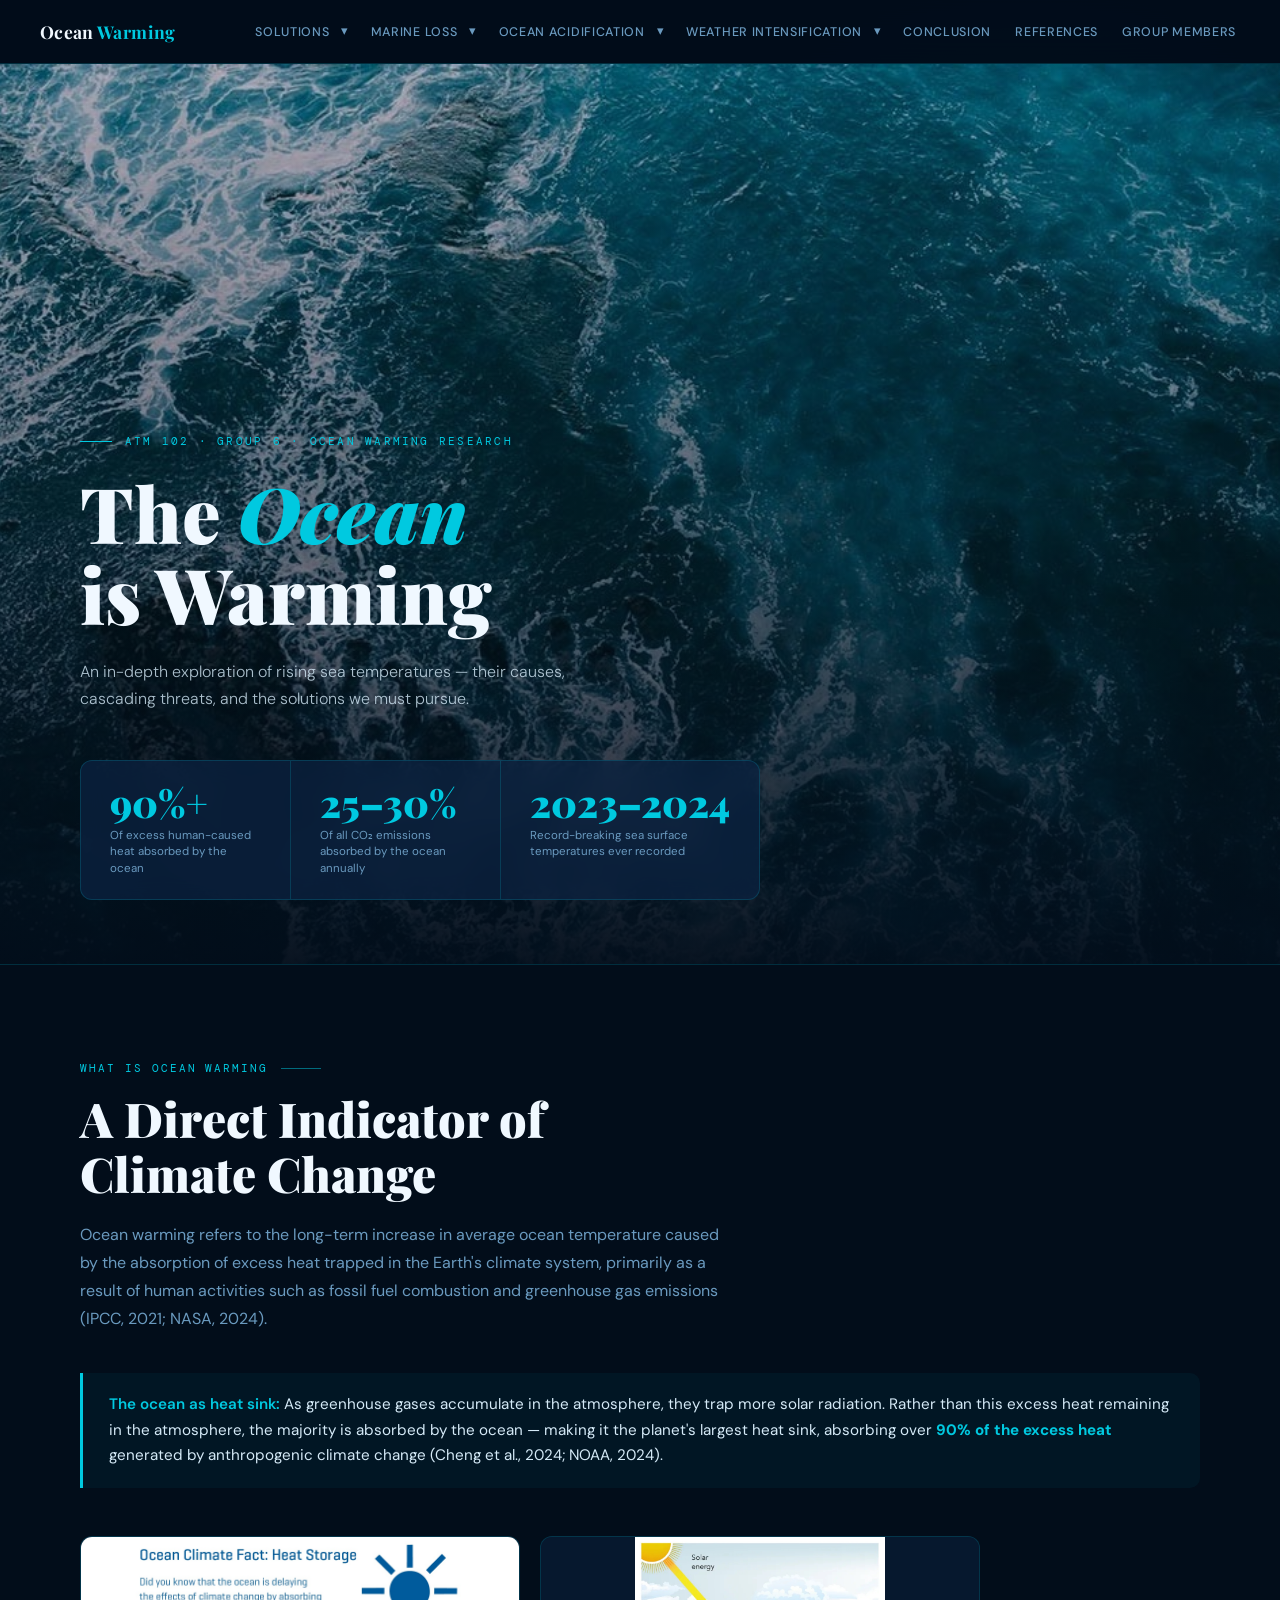
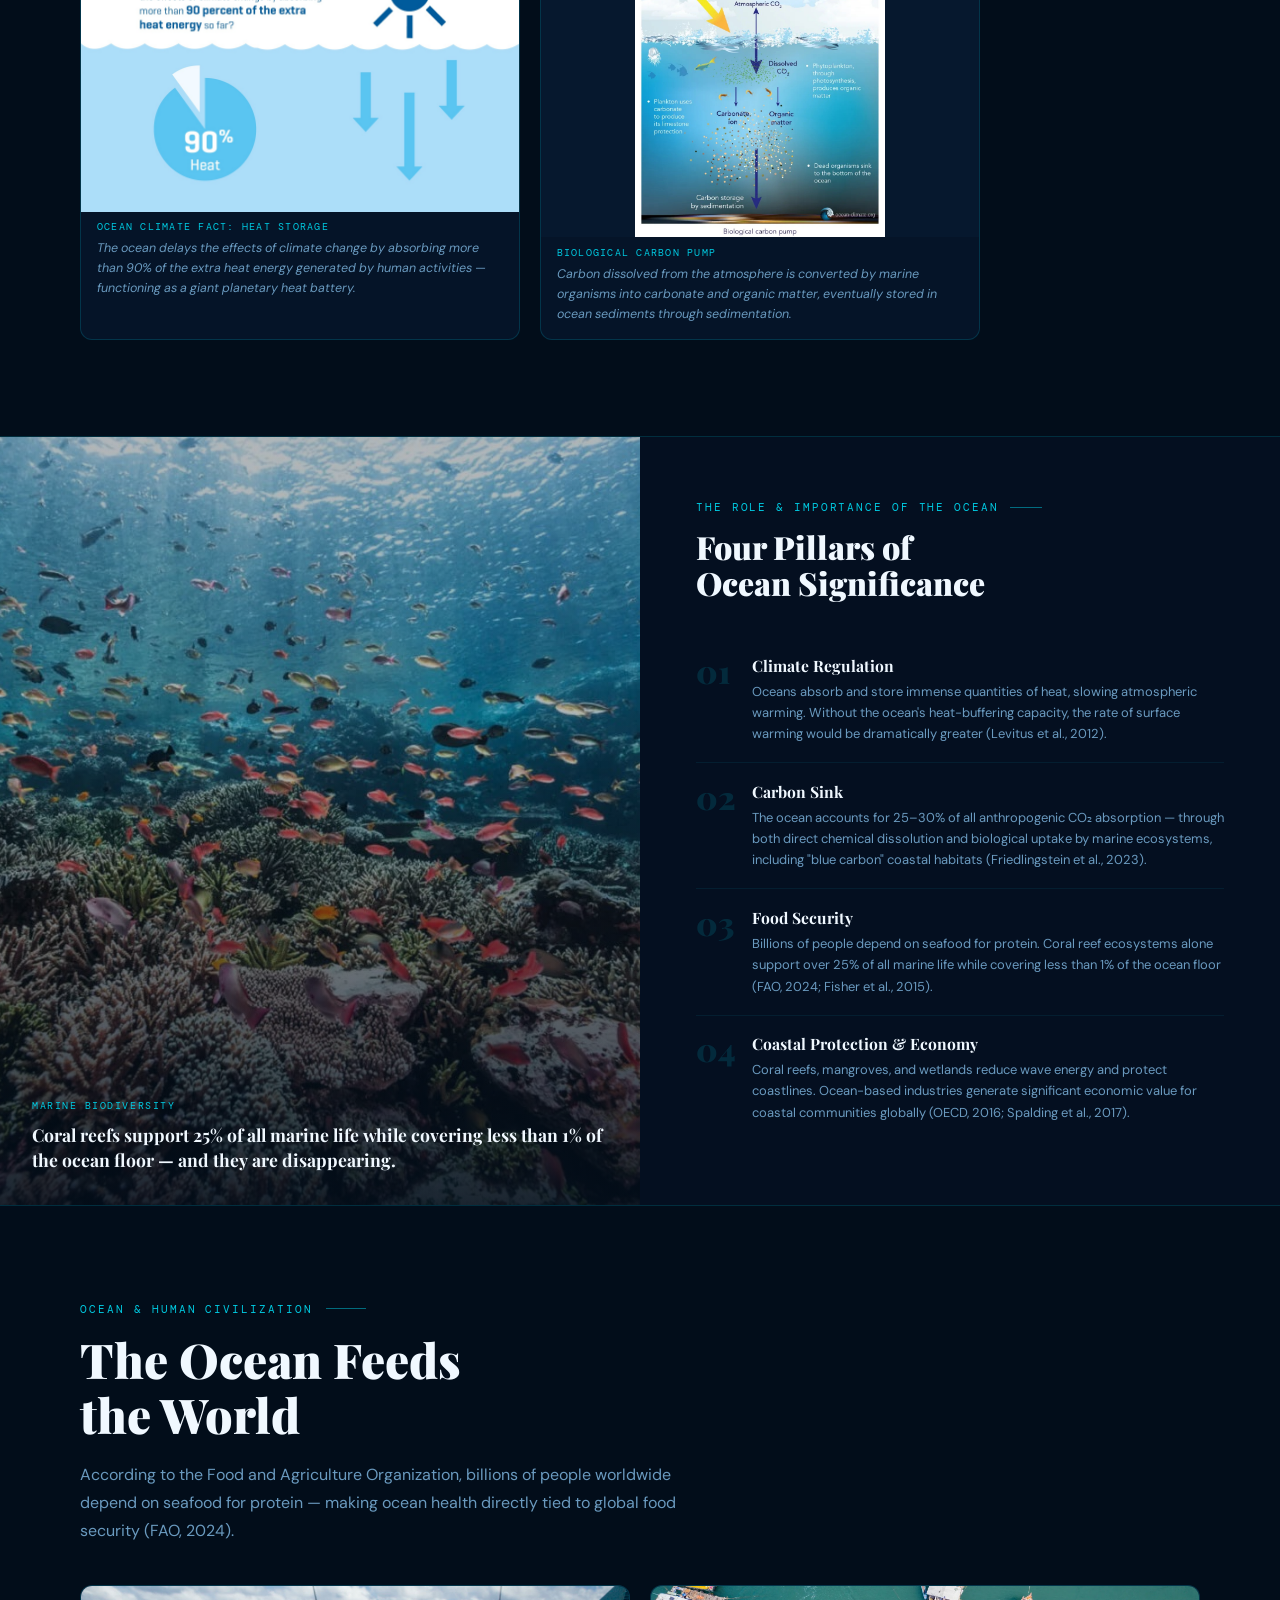
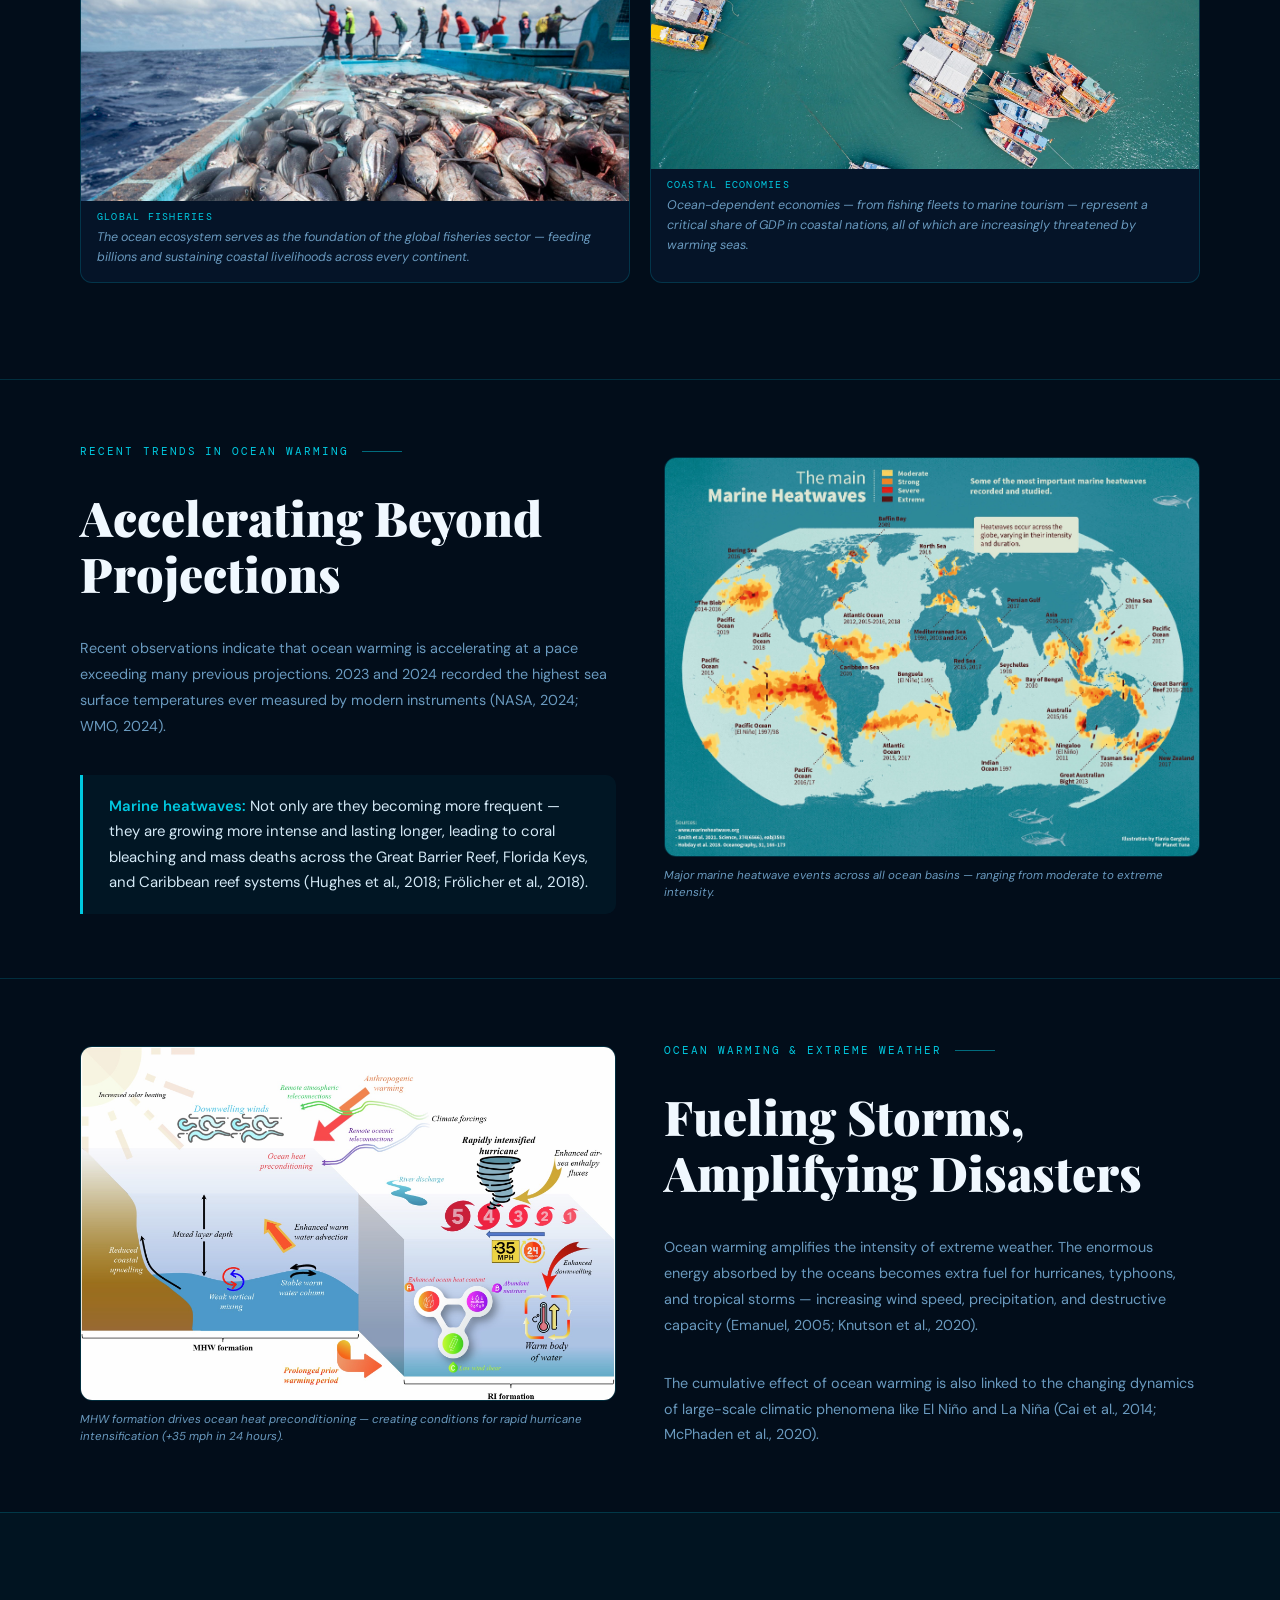
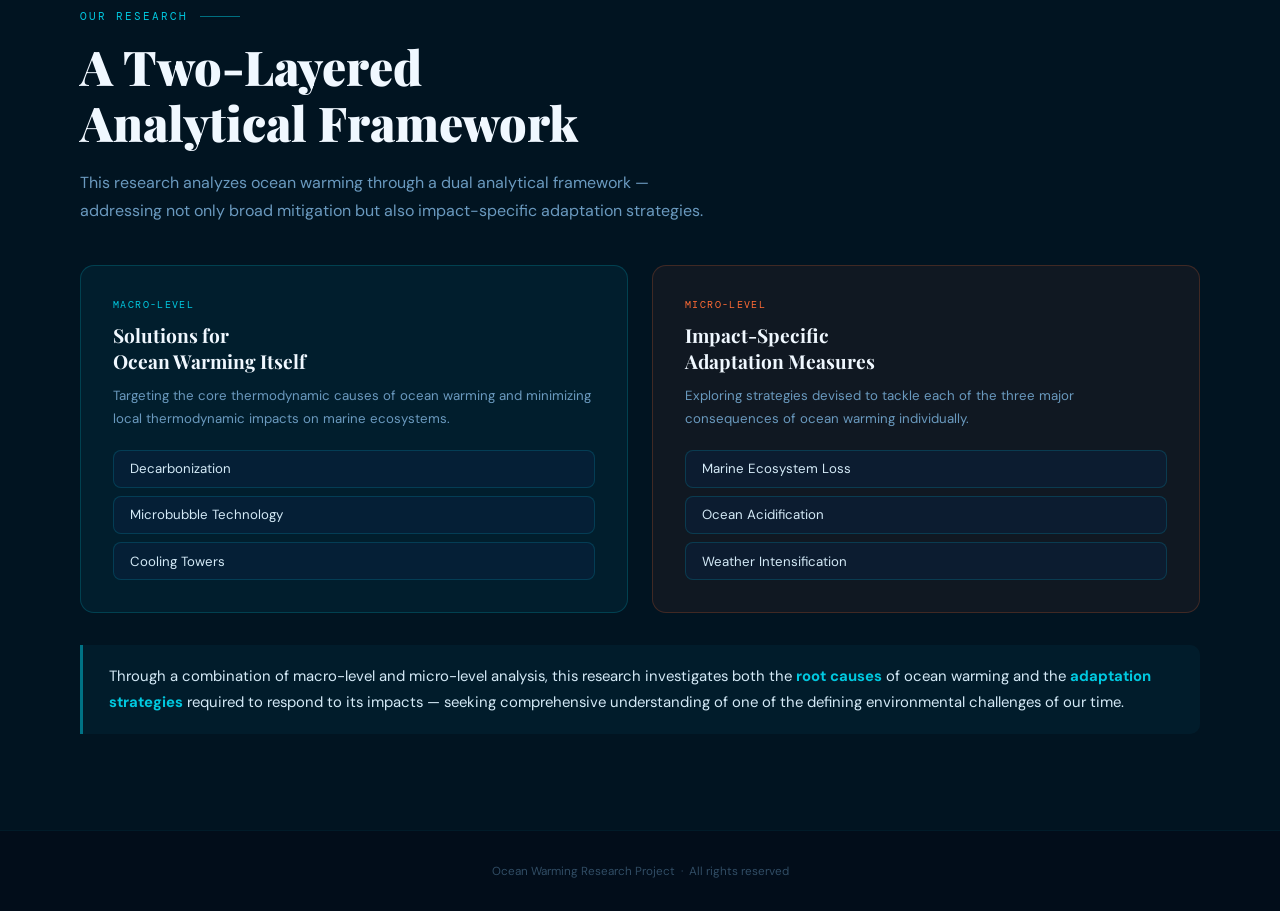
<file: ocean_warming_project/index.html>
<!DOCTYPE html>
<html lang="en">
<head>
  <meta charset="UTF-8" />
  <meta name="viewport" content="width=device-width, initial-scale=1.0" />
  <title>Ocean Warming — A Critical Overview</title>
  <link href="https://fonts.googleapis.com/css2?family=Playfair+Display:ital,wght@0,400;0,700;0,900;1,400&family=DM+Sans:wght@300;400;500&family=DM+Mono:wght@400;500&display=swap" rel="stylesheet" />
  <style>    :root {
      --deep:   #020d1a;
      --abyss:  #040f20;
      --surface:#0b2240;
      --mid:    #0e3a6e;
      --accent: #00c9e0;
      --warm:   #ff6b35;
      --light:  #d4eaf7;
      --muted:  #6a9abf;
      --white:  #f0f8ff;
      --glass:  rgba(11,34,64,0.55);
      --border: rgba(0,201,224,0.18);
      --nav-h:  64px;
    }

    *, *::before, *::after { box-sizing: border-box; margin: 0; padding: 0; }
    html { scroll-behavior: smooth; }
    body {
      font-family: 'DM Sans', sans-serif;
      background: var(--deep);
      color: var(--light);
      min-height: 100vh;
      overflow-x: hidden;
    }

    body::before {
      content: '';
      position: fixed; inset: 0;
      background:
        radial-gradient(ellipse 80% 60% at 20% 80%, rgba(0,100,160,0.25) 0%, transparent 60%),
        radial-gradient(ellipse 60% 50% at 80% 20%, rgba(0,40,100,0.3)  0%, transparent 55%),
        radial-gradient(ellipse 100% 80% at 50% 110%,rgba(0,60,120,0.4) 0%, transparent 50%);
      pointer-events: none; z-index: 0;
      animation: oceanShift 18s ease-in-out infinite alternate;
    }
    @keyframes oceanShift {
      0%   { opacity: 1;   transform: scale(1); }
      100% { opacity: 0.7; transform: scale(1.04); }
    }

    
    #topnav {
      position: fixed; top: 0; left: 0; right: 0;
      height: var(--nav-h);
      background: rgba(2,13,26,0.94);
      backdrop-filter: blur(18px);
      border-bottom: 1px solid var(--border);
      display: flex; align-items: center; justify-content: space-between;
      padding: 0 2rem;
      z-index: 1000;
    }

    .nav-logo {
      font-family: 'Playfair Display', serif;
      font-size: 1.1rem; font-weight: 700;
      color: var(--white); letter-spacing: 0.02em;
      cursor: pointer; flex-shrink: 0;
      padding: 0.3rem 0.5rem; border-radius: 6px;
      transition: color 0.18s;
      user-select: none;
    }
    .nav-logo:hover { color: var(--accent); }
    .nav-logo span { color: var(--accent); }
    .nav-logo:hover span { color: var(--white); }

    .nav-links { display: flex; align-items: center; gap: 0; list-style: none; }

    
    .nav-item { position: relative; display: flex; align-items: center; }

    
    .nav-label {
      color: var(--muted); background: none; border: none;
      font-family: 'DM Sans', sans-serif;
      font-size: 0.78rem; font-weight: 500;
      letter-spacing: 0.055em; text-transform: uppercase;
      padding: 0.45rem 0.5rem 0.45rem 0.75rem;
      border-radius: 6px 0 0 6px;
      cursor: pointer; white-space: nowrap;
      transition: color 0.18s, background 0.18s;
    }
    .nav-label:hover, .nav-label.active {
      color: var(--accent);
      background: rgba(0,201,224,0.09);
    }
    
    .nav-label.solo {
      border-radius: 6px;
      padding-right: 0.75rem;
    }

    
    .nav-chev {
      color: var(--muted); background: none; border: none;
      font-size: 0.8rem;
      padding: 0.45rem 0.65rem 0.45rem 0.25rem;
      border-radius: 0 6px 6px 0;
      cursor: pointer;
      line-height: 1;
      transition: color 0.18s, background 0.18s, transform 0.2s;
      user-select: none;
    }
    .nav-chev:hover { color: var(--accent); background: rgba(0,201,224,0.09); }
    .nav-chev.open  { color: var(--accent); transform: rotate(180deg); }

    
    .nav-dropdown {
      position: absolute;
      top: calc(100% + 8px);
      left: 0;
      background: rgba(3,12,28,0.98);
      backdrop-filter: blur(20px);
      border: 1px solid var(--border);
      border-radius: 12px;
      padding: 0.55rem 0;
      min-width: 230px;
      box-shadow: 0 20px 60px rgba(0,0,0,0.55);
      
      opacity: 0;
      pointer-events: none;
      transform: translateY(-6px);
      transition: opacity 0.18s ease, transform 0.18s ease;
    }
    .nav-dropdown.open {
      opacity: 1;
      pointer-events: auto;
      transform: translateY(0);
    }
    
    .nav-dropdown::before {
      content: ''; position: absolute; top: -6px; left: 18px;
      border: 6px solid transparent; border-top: 0;
      border-bottom-color: var(--border);
    }
    .nav-dropdown::after {
      content: ''; position: absolute; top: -5px; left: 18px;
      border: 6px solid transparent; border-top: 0;
      border-bottom-color: rgba(3,12,28,0.98);
    }

    .dd-label {
      font-family: 'DM Mono', monospace;
      font-size: 0.6rem; letter-spacing: 0.14em; text-transform: uppercase;
      color: var(--muted); padding: 0.5rem 1.1rem 0.15rem; opacity: 0.55;
    }
    .dd-divider { height: 1px; background: var(--border); margin: 0.4rem 0.7rem; }
    .dd-link {
      display: block;
      padding: 0.5rem 1.1rem;
      color: var(--light); font-size: 0.83rem; font-weight: 400;
      cursor: pointer; text-decoration: none;
      border-left: 2px solid transparent;
      transition: color 0.15s, background 0.15s, border-color 0.15s;
      white-space: nowrap;
    }
    .dd-link:hover {
      color: var(--accent);
      background: rgba(0,201,224,0.07);
      border-left-color: var(--accent);
    }

    
    .nav-item.dd-right .nav-dropdown {
      left: auto; right: 0;
    }
    .nav-item.dd-right .nav-dropdown::before,
    .nav-item.dd-right .nav-dropdown::after {
      left: auto; right: 22px;
    }

    
    #layout { padding-top: var(--nav-h); min-height: 100vh; position: relative; z-index: 1; }

    .page-section {
      display: none;
      min-height: calc(100vh - var(--nav-h));
      padding: 4rem 7rem 6rem;
      animation: fadeUp 0.42s ease both;
    }
    .page-section.active { display: block; }
    @keyframes fadeUp {
      from { opacity: 0; transform: translateY(16px); }
      to   { opacity: 1; transform: translateY(0); }
    }

    
    #page-home 
    
    .hero-title {
      font-family: 'Playfair Display', serif;
      font-size: clamp(3rem,8vw,6rem); font-weight: 900; line-height: 1.05;
      color: var(--white); margin-bottom: 1.7rem;
    }
    .hero-title em { font-style: italic; color: var(--accent); }
    
    
    
    

    
    
    
    .card::before {
      content: ''; position: absolute; inset: 0;
      background: linear-gradient(135deg,rgba(0,201,224,0.06) 0%,transparent 60%);
      opacity: 0; transition: opacity 0.3s;
    }
    
    .card:hover::before { opacity: 1; }
    
    
    
    
    .card:hover 

    
    .page-header { margin-bottom: 2.8rem; padding-bottom: 1.8rem; border-bottom: 1px solid var(--border); }
    .page-tag {
      font-family:'DM Mono',monospace; font-size:0.7rem;
      letter-spacing:0.18em; text-transform:uppercase;
      color:var(--accent); margin-bottom:0.7rem;
    }
    .page-title { font-family:'Playfair Display',serif; font-size:clamp(2rem,5vw,3rem); font-weight:900; color:var(--white); line-height:1.15; }
    .page-title em { font-style:italic; color:var(--accent); }

    .page-header
    .page-header.threat-header .page-tag  { color: var(--warm); }
    .page-header.threat-header .page-title em { color: var(--warm); }

    
    .content-block {
      background:var(--glass); border:1px solid var(--border);
      border-radius:14px; padding:2rem 2.2rem; margin-bottom:1.4rem; backdrop-filter:blur(6px);
    }
    .content-block
    .content-block.solution { border-left:4px solid var(--accent); }
    .block-title    { font-family:'Playfair Display',serif; font-size:1.3rem; font-weight:700; color:var(--white); margin-bottom:0.45rem; }
    .block-subtitle { font-size:0.78rem; font-weight:500; letter-spacing:0.1em; text-transform:uppercase; color:var(--muted); margin-bottom:1.1rem; }
    .placeholder-text {
      color:var(--muted); font-size:0.88rem; font-style:italic; opacity:0.6; line-height:1.7;
      border:1px dashed rgba(106,154,191,0.3); border-radius:8px; padding:1.1rem 1.3rem;
    }
    .placeholder-text::before { content:'📝 '; }

    
    .tabs { display:flex; gap:0.5rem; margin-bottom:2rem; flex-wrap:wrap; }
    .tab-btn {
      background:transparent; border:1px solid var(--border); border-radius:8px;
      color:var(--muted); font-family:'DM Sans',sans-serif; font-size:0.81rem; font-weight:500;
      letter-spacing:0.05em; padding:0.48rem 1rem; cursor:pointer; transition:all 0.2s;
    }
    .tab-btn:hover { border-color:var(--accent); color:var(--accent); }
    .tab-btn.active { background:var(--accent); border-color:var(--accent); color:var(--deep); }
    .tab-panel { display:none; }
    .tab-panel.active { display:block; animation:fadeUp 0.3s ease both; }

    
    .section-intro { max-width:700px; font-size:0.98rem; color:var(--muted); line-height:1.8; margin-bottom:2.5rem; }
    .solutions-heading { font-family:'Playfair Display',serif; font-size:1.4rem; font-weight:700; color:var(--white); margin-bottom:1.2rem; }

    .member-grid { display:grid; grid-template-columns:repeat(auto-fit,minmax(170px,1fr)); gap:1.2rem; margin-top:2rem; }
    .member-card { background:var(--glass); border:1px solid var(--border); border-radius:12px; padding:1.5rem; text-align:center; }
    .member-avatar { width:52px; height:52px; border-radius:50%; background:linear-gradient(135deg,var(--mid),var(--accent)); margin:0 auto 0.9rem; display:flex; align-items:center; justify-content:center; font-size:1.3rem; }
    .member-name { font-weight:500; font-size:0.88rem; color:var(--white); }
    .member-role { font-size:0.73rem; color:var(--muted); margin-top:0.25rem; }

    .ref-item { background:var(--glass); border:1px solid var(--border); border-radius:10px; padding:0.9rem 1.3rem; margin-bottom:0.75rem; font-size:0.83rem; color:var(--muted); font-family:'DM Mono',monospace; line-height:1.6; }

    footer { text-align:center; padding:2rem; font-size:0.73rem; color:var(--muted); opacity:0.45; border-top:1px solid var(--border); }

    ::-webkit-scrollbar { width:5px; }
    ::-webkit-scrollbar-track { background:var(--abyss); }
    ::-webkit-scrollbar-thumb { background:var(--mid); border-radius:4px; }

    @media (max-width:900px) {
      .page-section { padding:2.5rem 1.8rem 4rem; }
      .nav-label { font-size:0.7rem; padding-left:0.5rem; }
    }
    @media (max-width:650px) {
      .nav-links { display:none; }
    }

    
    .ml-hero {
      position: relative; min-height: 100vh;
      display: flex; align-items: flex-end;
      padding: calc(var(--nav-h) + 2rem) 5rem 4rem;
      background:
        linear-gradient(to top, rgba(2,13,26,0.97) 0%, rgba(2,13,26,0.55) 50%, rgba(2,13,26,0.3) 100%),
        url('images/image_01.jpg') center/cover no-repeat;
    }
    .ml-hero-overlay {
      position: absolute; inset: 0;
      background: linear-gradient(to right, rgba(2,13,26,0.6) 0%, transparent 70%);
      pointer-events: none;
    }
    .ml-hero-content { position: relative; z-index: 1; max-width: 820px; }
    .ml-eyebrow {
      font-family: 'DM Mono', monospace;
      font-size: 0.7rem; letter-spacing: 0.2em; text-transform: uppercase;
      color: var(--accent); margin-bottom: 1.5rem;
      display: flex; align-items: center; gap: 0.8rem;
    }
    .ml-eyebrow::before { content: ''; width: 32px; height: 1px; background: var(--accent); }
    .ml-hero-title {
      font-family: 'Playfair Display', serif;
      font-size: clamp(2.8rem, 6vw, 5.5rem); font-weight: 900; line-height: 1.05;
      color: var(--white); margin-bottom: 1.5rem;
    }
    .ml-hero-title em { font-style: italic; color: var(--accent); }
    .ml-hero-sub {
      font-size: 1rem; font-weight: 300; color: rgba(212,234,247,0.8);
      max-width: 540px; line-height: 1.7; margin-bottom: 3rem;
    }
    .ml-stats-row {
      display: flex; gap: 0;
      background: rgba(11,34,64,0.75); backdrop-filter: blur(12px);
      border: 1px solid var(--border); border-radius: 12px;
      overflow: hidden; max-width: 580px;
    }
    .ml-stat { flex: 1; padding: 1.4rem 1.8rem; border-right: 1px solid var(--border); }
    .ml-stat:last-child { border-right: none; }
    .ml-stat-num {
      font-family: 'Playfair Display', serif;
      font-size: 2.6rem; font-weight: 900; color: var(--accent);
      line-height: 1; margin-bottom: 0.4rem;
    }
    .ml-stat-label { font-size: 0.72rem; color: var(--muted); line-height: 1.4; }
    .ml-section { padding: 6rem 5rem; border-top: 1px solid var(--border); }
    .ml-section-tag {
      font-family: 'DM Mono', monospace;
      font-size: 0.68rem; letter-spacing: 0.18em; text-transform: uppercase;
      color: var(--accent); margin-bottom: 1rem;
      display: flex; align-items: center; gap: 0.8rem;
    }
    .ml-section-tag::after { content: ''; flex: 0 0 40px; height: 1px; background: var(--accent); opacity: 0.5; }
    .ml-section-title {
      font-family: 'Playfair Display', serif;
      font-size: clamp(2rem, 4vw, 3rem); font-weight: 900;
      color: var(--white); line-height: 1.15; margin-bottom: 1.2rem;
    }
    .ml-section-intro { font-size: 1rem; color: var(--muted); line-height: 1.75; max-width: 640px; margin-bottom: 2.5rem; }
    .ml-pullquote {
      border-left: 3px solid var(--accent); background: rgba(0,201,224,0.05);
      border-radius: 0 10px 10px 0; padding: 1.2rem 1.6rem;
      font-size: 0.95rem; color: var(--light); line-height: 1.7; margin-bottom: 3rem;
    }
    .ml-pullquote-label { color: var(--accent); font-weight: 600; }
    .ml-impact-grid { display: grid; grid-template-columns: 1fr 1fr; gap: 1.5rem; }
    .ml-impact-card {
      background: rgba(11,34,64,0.45); border: 1px solid var(--border);
      border-radius: 14px; padding: 2rem 2rem 2.2rem;
    }
    .ml-impact-icon {
      color: var(--accent); margin-bottom: 1.1rem;
      width: 44px; height: 44px; display: flex; align-items: center; justify-content: center;
      background: rgba(0,201,224,0.08); border-radius: 10px;
    }
    .ml-impact-title {
      font-family: 'Playfair Display', serif; font-size: 1.15rem; font-weight: 700;
      color: var(--white); margin-bottom: 0.7rem;
    }
    .ml-impact-desc { font-size: 0.85rem; color: var(--muted); line-height: 1.7; }
    .ml-chain-section { display: grid; grid-template-columns: 1fr 1fr; min-height: 70vh; border-top: 1px solid var(--border); }
    .ml-chain-image { position: relative; overflow: hidden; }
    .ml-chain-image img { width:100%; height:100%; object-fit:cover; display:block; }
    .ml-chain-img-caption {
      position: absolute; bottom: 1rem; right: 1rem;
      font-family: 'DM Mono', monospace; font-size: 0.6rem; letter-spacing: 0.15em;
      color: rgba(255,255,255,0.35); text-transform: uppercase;
    }
    .ml-chain-img-overlay {
      position: absolute; top: 0; left: 0; right: 0;
      background: linear-gradient(to bottom, rgba(2,13,26,0.75) 0%, rgba(2,13,26,0.2) 60%);
      padding: 2.5rem 2rem;
    }
    .ml-chain-img-tag {
      font-family: 'DM Mono', monospace; font-size: 0.62rem; letter-spacing: 0.18em;
      text-transform: uppercase; color: var(--accent); margin-bottom: 1rem;
    }
    .ml-chain-img-quote {
      font-family: 'Playfair Display', serif; font-size: 1.35rem; font-weight: 700;
      color: var(--white); line-height: 1.4; max-width: 420px;
    }
    .ml-chain-content { background: var(--abyss); padding: 4rem 3rem; display: flex; flex-direction: column; justify-content: center; }
    
    
    
    
    
    
    
    .ml-evidence-grid { display: grid; grid-template-columns: repeat(3, 1fr); gap: 1.2rem; margin-top: 2rem; }
    .ml-evidence-card {
      background: rgba(11,34,64,0.45); border: 1px solid var(--border);
      border-radius: 12px; padding: 1.6rem 1.6rem 2rem;
    }
    .ml-evidence-location {
      font-family: 'DM Mono', monospace; font-size: 0.63rem; letter-spacing: 0.12em;
      text-transform: uppercase; color: var(--accent); margin-bottom: 0.7rem;
      display: flex; align-items: center; gap: 0.4rem;
    }
    .ml-evidence-location::before { content: '◎'; font-size: 0.55rem; }
    .ml-evidence-title { font-family: 'Playfair Display', serif; font-size: 1.05rem; font-weight: 700; color: var(--white); margin-bottom: 0.65rem; }
    .ml-evidence-desc { font-size: 0.82rem; color: var(--muted); line-height: 1.65; }
    .ml-closing { margin-top: 3rem; padding: 1.5rem 2rem; border-left: 3px solid rgba(0,201,224,0.3); font-size: 0.88rem; color: var(--muted); line-height: 1.75; font-style: italic; }
    .ml-solutions-header { padding: 3rem 5rem 0; border-top: 1px solid var(--border); }
    #page-marine .tabs { padding: 1.5rem 5rem 0; }
    #page-marine .tab-panel { padding: 0 5rem 4rem; }
    @media (max-width: 900px) {
      .ml-hero { padding: 6rem 2rem 3rem; }
      .ml-section { padding: 4rem 2rem; }
      .ml-chain-section { grid-template-columns: 1fr; }
      .ml-chain-content { padding: 3rem 2rem; }
      .ml-impact-grid { grid-template-columns: 1fr; }
      .ml-evidence-grid { grid-template-columns: 1fr; }
      .ml-stats-row { flex-direction: column; }
      .ml-stat { border-right: none; border-bottom: 1px solid var(--border); }
      .ml-stat:last-child { border-bottom: none; }
      .ml-solutions-header { padding: 2rem 2rem 0; }
      #page-marine .tabs { padding: 1.5rem 2rem 0; }
      #page-marine .tab-panel { padding: 0 2rem 3rem; }
    }

    
    .sol-hero {
      min-height: 70vh; display: flex; align-items: center;
      padding: 5rem;
    }
    .sol-hero-inner { max-width: 580px; }
    .sol-eyebrow {
      font-family: 'DM Mono', monospace; font-size: 0.68rem;
      letter-spacing: 0.2em; text-transform: uppercase;
      color: var(--accent); margin-bottom: 1.2rem;
      display: flex; align-items: center; gap: 0.7rem;
    }
    .sol-eyebrow::before { content: ''; width: 28px; height: 1px; background: var(--accent); }
    .sol-hero-title {
      font-family: 'Playfair Display', serif;
      font-size: clamp(2.4rem, 5vw, 4.5rem); font-weight: 900; line-height: 1.05;
      color: var(--white); margin-bottom: 1.2rem;
    }
    .sol-hero-title em { font-style: italic; color: var(--accent); }
    .sol-hero-sub { font-size: 0.95rem; color: rgba(212,234,247,0.75); line-height: 1.7; max-width: 480px; }

    .sol-section {
      padding: 5rem;
      border-top: 1px solid var(--border);
    }
    .sol-section-tag {
      font-family: 'DM Mono', monospace; font-size: 0.66rem;
      letter-spacing: 0.18em; text-transform: uppercase;
      color: var(--accent); margin-bottom: 0.9rem;
      display: flex; align-items: center; gap: 0.7rem;
    }
    .sol-section-tag::after { content: ''; flex: 0 0 32px; height: 1px; background: var(--accent); opacity: 0.5; }
    .sol-section-title {
      font-family: 'Playfair Display', serif; font-size: clamp(1.8rem, 3.5vw, 2.6rem);
      font-weight: 900; color: var(--white); line-height: 1.15; margin-bottom: 1rem;
    }
    .sol-section-intro { font-size: 0.95rem; color: var(--muted); line-height: 1.75; max-width: 600px; margin-bottom: 2.5rem; }

    
    .sol-two-col { display: grid; grid-template-columns: 1fr 1fr; gap: 1.5rem; margin-bottom: 2rem; }
    .sol-mech-card {
      background: rgba(11,34,64,0.5); border: 1px solid var(--border);
      border-radius: 14px; overflow: hidden;
    }
    .sol-mech-num {
      font-family: 'DM Mono', monospace; font-size: 0.65rem;
      color: var(--accent); letter-spacing: 0.1em;
      padding: 1.4rem 1.6rem 0;
    }
    .sol-mech-img-wrap { width: 100%; height: 200px; overflow: hidden; }
    .sol-mech-img-wrap img { width: 100%; height: 100%; object-fit: cover; display: block; transition: transform 0.4s; }
    .sol-mech-card:hover .sol-mech-img-wrap img { transform: scale(1.04); }
    .sol-mech-title {
      font-family: 'Playfair Display', serif; font-size: 1.15rem; font-weight: 700;
      color: var(--white); padding: 1.2rem 1.6rem 0.5rem;
    }
    .sol-mech-desc { font-size: 0.83rem; color: var(--muted); line-height: 1.7; padding: 0 1.6rem 1.6rem; }

    
    .sol-pullquote {
      border-left: 3px solid var(--accent); background: rgba(0,201,224,0.05);
      border-radius: 0 10px 10px 0; padding: 1.2rem 1.6rem;
      font-size: 0.93rem; color: var(--light); line-height: 1.7;
    }
    .sol-pullquote-accent { color: var(--accent); font-weight: 600; }

    
    .sol-split-section { display: grid; grid-template-columns: 1fr 1fr; border-top: 1px solid var(--border); min-height: 55vh; }
    .sol-split-img { position: relative; overflow: hidden; }
    .sol-split-img img { width: 100%; height: 100%; object-fit: cover; display: block; }
    .sol-split-img-overlay {
      position: absolute; inset: 0;
      background: linear-gradient(to top, rgba(2,13,26,0.9) 0%, rgba(2,13,26,0.3) 60%);
      display: flex; flex-direction: column; justify-content: flex-end;
      padding: 2rem;
    }
    .sol-split-img-tag {
      font-family: 'DM Mono', monospace; font-size: 0.6rem;
      letter-spacing: 0.16em; text-transform: uppercase; color: var(--accent); margin-bottom: 0.7rem;
    }
    .sol-split-img-quote {
      font-family: 'Playfair Display', serif; font-size: 1.1rem; font-weight: 700;
      color: var(--white); line-height: 1.4;
    }
    .sol-split-content { padding: 4rem 3.5rem; background: var(--abyss); display: flex; flex-direction: column; justify-content: center; }
    .sol-split-text { font-size: 0.88rem; color: var(--muted); line-height: 1.75; margin-bottom: 1rem; }
    .sol-finding-box {
      background: rgba(0,201,224,0.06); border: 1px solid rgba(0,201,224,0.2);
      border-radius: 10px; padding: 1.2rem 1.4rem; margin-top: 1.2rem;
    }
    .sol-finding-label {
      font-family: 'DM Mono', monospace; font-size: 0.62rem;
      letter-spacing: 0.12em; text-transform: uppercase; color: var(--accent); margin-bottom: 0.5rem;
    }
    .sol-finding-text { font-size: 0.83rem; color: var(--light); line-height: 1.7; }

    
    .sol-evidence-grid { display: grid; grid-template-columns: repeat(3,1fr); gap: 1.2rem; margin-bottom: 2.5rem; }
    .sol-evidence-card {
      background: rgba(11,34,64,0.45); border: 1px solid var(--border);
      border-radius: 12px; padding: 1.6rem;
    }
    .sol-evidence-icon {
      width: 40px; height: 40px; border-radius: 10px;
      background: rgba(0,201,224,0.08); color: var(--accent);
      display: flex; align-items: center; justify-content: center; margin-bottom: 1rem;
    }
    .sol-evidence-title { font-family: 'Playfair Display', serif; font-size: 1rem; font-weight: 700; color: var(--white); margin-bottom: 0.5rem; }
    .sol-evidence-desc { font-size: 0.81rem; color: var(--muted); line-height: 1.65; }

    
    .sol-photo-row { display: grid; grid-template-columns: 1fr 1fr; gap: 1rem; }
    .sol-photo-item { position: relative; border-radius: 12px; overflow: hidden; height: 280px; }
    .sol-photo-item img { width: 100%; height: 100%; object-fit: cover; display: block; transition: transform 0.4s; }
    .sol-photo-item:hover img { transform: scale(1.04); }
    .sol-photo-caption {
      position: absolute; bottom: 0.8rem; right: 0.8rem;
      font-family: 'DM Mono', monospace; font-size: 0.58rem;
      letter-spacing: 0.14em; text-transform: uppercase;
      color: rgba(255,255,255,0.45);
    }

    
    .sol-limit-list { display: flex; flex-direction: column; gap: 0; }
    .sol-limit-item {
      display: flex; gap: 1.2rem; align-items: flex-start;
      padding: 1.4rem 0; border-bottom: 1px solid rgba(255,107,53,0.1);
    }
    .sol-limit-item:last-child { border-bottom: none; }
    .sol-limit-num { font-family: 'DM Mono', monospace; font-size: 1.6rem; font-weight: 700; flex-shrink: 0; width: 2.5rem; line-height: 1; }
    .sol-limit-title { font-family: 'Playfair Display', serif; font-size: 1rem; font-weight: 700; color: var(--white); margin-bottom: 0.35rem; }
    .sol-limit-desc { font-size: 0.83rem; color: var(--muted); line-height: 1.7; }

    
    .sol-takeaway {
      margin: 0; padding: 3rem 5rem;
      background: rgba(0,201,224,0.04);
      border-top: 1px solid rgba(0,201,224,0.2);
    }
    .sol-takeaway-label {
      font-family: 'DM Mono', monospace; font-size: 0.65rem;
      letter-spacing: 0.18em; text-transform: uppercase; color: var(--accent); margin-bottom: 0.8rem;
    }
    .sol-takeaway-text { font-size: 1rem; color: var(--light); line-height: 1.8; max-width: 780px; }

    @media (max-width: 900px) {
      .sol-hero { padding: 3rem 2rem; min-height: 60vh; }
      .sol-section { padding: 3.5rem 2rem; }
      .sol-two-col { grid-template-columns: 1fr; }
      .sol-split-section { grid-template-columns: 1fr; }
      .sol-split-content { padding: 2.5rem 2rem; }
      .sol-evidence-grid { grid-template-columns: 1fr; }
      .sol-photo-row { grid-template-columns: 1fr; }
      .sol-takeaway { padding: 2.5rem 2rem; }
    }

    
    .sub-back-bar {
      position: sticky; top: var(--nav-h); z-index: 100;
      background: rgba(2,13,26,0.95); backdrop-filter: blur(12px);
      border-bottom: 1px solid var(--border);
      display: flex; align-items: center; gap: 1rem;
      padding: 0.7rem 2rem;
    }
    .sub-back-btn {
      background: none; border: none; color: var(--accent);
      font-family: 'DM Sans', sans-serif; font-size: 0.8rem; font-weight: 500;
      cursor: pointer; transition: opacity 0.2s; padding: 0;
    }
    .sub-back-btn:hover { opacity: 0.7; }
    .sub-back-label {
      font-family: 'DM Mono', monospace; font-size: 0.65rem;
      letter-spacing: 0.12em; text-transform: uppercase; color: var(--muted);
    }

    
    
    
    
    
    
    
    
    .ml-sol-nav-card:hover 

    @media (max-width:900px) {
      
    }

    
    .mon-dhw-card {
      display: grid; grid-template-columns: 1.2fr 1fr; gap: 2rem;
      background: rgba(11,34,64,0.45); border: 1px solid var(--border);
      border-radius: 14px; padding: 2.5rem; margin-bottom: 2rem;
    }
    .mon-dhw-tag {
      font-family: 'DM Mono', monospace; font-size: 0.62rem;
      letter-spacing: 0.14em; text-transform: uppercase;
      color: var(--accent); margin-bottom: 0.7rem;
    }
    .mon-dhw-title {
      font-family: 'Playfair Display', serif; font-size: 1.3rem; font-weight: 700;
      color: var(--white); margin-bottom: 0.9rem;
    }
    .mon-dhw-desc { font-size: 0.85rem; color: var(--muted); line-height: 1.72; }
    .mon-dhw-right { display: flex; align-items: center; }
    .mon-threshold { width: 100%; }
    .mon-threshold-val {
      font-family: 'Playfair Display', serif; font-size: 2rem; font-weight: 900;
      margin-bottom: 0.4rem; line-height: 1;
    }
    .mon-threshold-bar {
      width: 100%; height: 6px; background: rgba(255,255,255,0.08);
      border-radius: 3px; margin-bottom: 0.5rem; overflow: hidden;
    }
    .mon-threshold-fill { height: 100%; border-radius: 3px; }
    .mon-threshold-label { font-size: 0.78rem; color: var(--muted); line-height: 1.5; }

    @media (max-width:900px) {
      .mon-dhw-card { grid-template-columns: 1fr; }
    }

    
    .bc-ecosystem-grid {
      display: grid; grid-template-columns: repeat(3,1fr);
      gap: 1.2rem; margin-bottom: 2rem;
    }
    .bc-ecosystem-card {
      background: rgba(11,34,64,0.45); border: 1px solid var(--border);
      border-radius: 14px; padding: 1.8rem;
    }
    .bc-ecosystem-icon { font-size: 1.8rem; margin-bottom: 0.9rem; }
    .bc-ecosystem-title {
      font-family: 'Playfair Display', serif; font-size: 1.05rem; font-weight: 700;
      color: var(--white); margin-bottom: 0.55rem;
    }
    .bc-ecosystem-desc { font-size: 0.83rem; color: var(--muted); line-height: 1.7; }

    
    
    .bc-diagram-label {
      font-family: 'DM Mono', monospace; font-size: 0.65rem;
      letter-spacing: 0.18em; text-transform: uppercase;
      color: var(--accent); margin-bottom: 1.5rem;
      display: flex; align-items: center; gap: 0.7rem;
    }
    .bc-diagram-label::after { content: ''; flex: 0 0 32px; height: 1px; background: var(--accent); opacity: 0.5; }
    
    

    
    .bc-pathway-list { display: flex; flex-direction: column; gap: 0; margin-top: 1.5rem; }
    .bc-pathway-item {
      display: flex; gap: 1rem; align-items: flex-start;
      padding: 1.1rem 0; border-bottom: 1px solid rgba(0,201,224,0.08);
    }
    .bc-pathway-item:last-child { border-bottom: none; }
    .bc-pathway-icon {
      width: 36px; height: 36px; flex-shrink: 0;
      border-radius: 8px; display: flex; align-items: center; justify-content: center;
      margin-top: 0.1rem;
    }
    .bc-pathway-title {
      font-family: 'Playfair Display', serif; font-size: 0.95rem; font-weight: 700;
      color: var(--white); margin-bottom: 0.3rem;
    }
    .bc-pathway-desc { font-size: 0.8rem; color: var(--muted); line-height: 1.65; }

    
    .bc-recognition-card {
      display: flex; gap: 1.8rem; align-items: flex-start;
      background: rgba(0,201,224,0.05); border: 1px solid rgba(0,201,224,0.2);
      border-radius: 14px; padding: 2rem 2.2rem; margin-top: 2rem;
    }
    .bc-recognition-logo {
      font-family: 'Playfair Display', serif; font-size: 1.4rem; font-weight: 900;
      color: var(--accent); flex-shrink: 0;
      width: 56px; height: 56px; border: 2px solid var(--accent); border-radius: 50%;
      display: flex; align-items: center; justify-content: center;
    }
    .bc-recognition-org {
      font-family: 'DM Mono', monospace; font-size: 0.65rem;
      letter-spacing: 0.12em; text-transform: uppercase;
      color: var(--accent); margin-bottom: 0.7rem;
    }
    .bc-recognition-text { font-size: 0.9rem; color: var(--light); line-height: 1.75; }

    @media (max-width:900px) {
      .bc-ecosystem-grid { grid-template-columns: 1fr; }
      
      .bc-recognition-card { flex-direction: column; gap: 1rem; }
    }

    
    .ct-steps-grid {
      display: grid; grid-template-columns: repeat(3,1fr);
      gap: 1.2rem; margin-bottom: 2rem;
    }
    .ct-step-card {
      background: rgba(11,34,64,0.45); border: 1px solid var(--border);
      border-radius: 14px; padding: 1.8rem; position: relative;
    }
    .ct-step-num {
      font-family: 'Playfair Display', serif; font-size: 3rem; font-weight: 900;
      color: rgba(0,201,224,0.12); line-height: 1;
      position: absolute; top: 1rem; right: 1.2rem;
    }
    .ct-step-title {
      font-family: 'Playfair Display', serif; font-size: 1.05rem; font-weight: 700;
      color: var(--white); margin-bottom: 0.7rem;
    }
    .ct-step-desc { font-size: 0.83rem; color: var(--muted); line-height: 1.72; }

    
    .ct-photo-full {
      display: grid; grid-template-columns: 1.6fr 1fr;
      gap: 0; border-radius: 14px; overflow: hidden;
      border: 1px solid var(--border); margin-top: 2rem;
    }
    .ct-photo-full img { width:100%; height:100%; object-fit:cover; display:block; }
    .ct-photo-caption-box {
      background: var(--abyss); padding: 2rem 1.8rem;
      display: flex; flex-direction: column; justify-content: center;
    }
    .ct-photo-caption-tag {
      font-family: 'DM Mono', monospace; font-size: 0.6rem;
      letter-spacing: 0.15em; text-transform: uppercase;
      color: var(--accent); margin-bottom: 0.9rem;
    }
    .ct-photo-caption-text { font-size: 0.85rem; color: var(--muted); line-height: 1.7; }

    @media (max-width:900px) {
      .ct-steps-grid { grid-template-columns: 1fr; }
      .ct-photo-full { grid-template-columns: 1fr; }
    }

    
    .sol-tab-bar {
      display: flex; gap: 0.5rem; flex-wrap: wrap;
      padding: 1.2rem 3rem;
      background: rgba(2,13,26,0.92); backdrop-filter: blur(14px);
      border-bottom: 1px solid var(--border);
      position: sticky; top: var(--nav-h); z-index: 50;
    }

    
    .oa-hero {
      position: relative; min-height: 100vh;
      display: flex; align-items: flex-end;
      padding: calc(var(--nav-h) + 2rem) 5rem 4rem;
      overflow: hidden;
    }
    .oa-hero-bg {
      position: absolute; inset: 0;
      background-size: cover; background-position: center;
      filter: brightness(0.45) saturate(0.7);
    }
    .oa-hero-overlay {
      position: absolute; inset: 0;
      background: linear-gradient(to top, rgba(2,13,26,0.97) 0%, rgba(2,13,26,0.4) 60%, transparent 100%);
    }
    .oa-hero-content { position: relative; z-index: 1; max-width: 820px; }

    
    .oa-before-after {
      margin: 2.5rem 0;
      border-radius: 14px; overflow: hidden;
      border: 1px solid var(--border);
    }
    .oa-ba-img { width: 100%; display: block; }
    .oa-ba-caption-row {
      display: flex; justify-content: space-between;
      padding: 0.6rem 1.2rem;
      background: rgba(11,34,64,0.7);
      border-top: 1px solid var(--border);
    }
    .oa-ba-label {
      font-family: 'DM Mono', monospace; font-size: 0.62rem;
      letter-spacing: 0.12em; text-transform: uppercase; color: var(--accent);
    }
    .oa-ba-desc {
      font-size: 0.82rem; color: var(--muted); line-height: 1.65;
      padding: 0.9rem 1.2rem 1.1rem;
      background: rgba(11,34,64,0.5);
      font-style: italic;
    }

    
    .oa-cause-effect {
      display: grid; grid-template-columns: 1fr 1fr; gap: 1.2rem;
      margin-top: 2.5rem;
    }
    .oa-cause-card, .oa-effect-card {
      border-radius: 14px; padding: 1.8rem;
    }
    .oa-cause-card {
      background: rgba(0,201,224,0.05); border: 1px solid rgba(0,201,224,0.2);
    }
    .oa-effect-card {
      background: rgba(255,107,53,0.05); border: 1px solid rgba(255,107,53,0.2);
    }
    .oa-card-tag {
      font-family: 'DM Mono', monospace; font-size: 0.62rem;
      letter-spacing: 0.14em; text-transform: uppercase;
      color: var(--accent); margin-bottom: 0.7rem;
    }
    .oa-card-title {
      font-family: 'Playfair Display', serif; font-size: 1.1rem; font-weight: 700;
      color: var(--white); margin-bottom: 0.7rem;
    }
    .oa-card-desc { font-size: 0.84rem; color: var(--muted); line-height: 1.72; }

    @media (max-width:900px) {
      .oa-hero { padding: 6rem 2rem 3rem; }
      .oa-cause-effect { grid-template-columns: 1fr; }
    }

    
    .track-chart-wrap {
      border-radius: 14px; overflow: hidden;
      border: 1px solid var(--border); margin-bottom: 0.5rem;
    }
    .track-chart-img { width: 100%; display: block; }
    .track-chart-footer {
      display: flex; justify-content: space-between; align-items: center;
      padding: 0.65rem 1.2rem;
      background: rgba(11,34,64,0.7); border-top: 1px solid var(--border);
    }
    .track-chart-source {
      font-family: 'DM Mono', monospace; font-size: 0.62rem;
      letter-spacing: 0.1em; text-transform: uppercase; color: var(--accent);
    }
    .track-chart-note { font-size: 0.72rem; color: var(--muted); font-style: italic; }

    
    .oae-method-grid {
      display: grid; grid-template-columns: 1fr 1fr;
      gap: 1.2rem; margin-top: 2rem;
    }
    .oae-method-card {
      background: rgba(11,34,64,0.45); border: 1px solid var(--border);
      border-radius: 14px; padding: 1.8rem;
      border-top: 3px solid var(--accent);
    }
    .oae-method-num {
      font-family: 'DM Mono', monospace; font-size: 0.65rem;
      letter-spacing: 0.14em; text-transform: uppercase;
      color: var(--accent); margin-bottom: 0.8rem;
    }
    .oae-method-title {
      font-family: 'Playfair Display', serif; font-size: 1.1rem; font-weight: 700;
      color: var(--white); margin-bottom: 0.65rem;
    }
    .oae-method-desc { font-size: 0.84rem; color: var(--muted); line-height: 1.72; }

    @media (max-width:900px) {
      .oae-method-grid { grid-template-columns: 1fr; }
    }

    
    .bpmed-steps { display: flex; flex-direction: column; gap: 0; margin-top: 1.5rem; }
    .bpmed-step {
      display: flex; gap: 1.2rem; align-items: flex-start;
      padding: 1.3rem 0; border-bottom: 1px solid rgba(0,201,224,0.08);
    }
    .bpmed-step:last-child { border-bottom: none; }
    .bpmed-step-circle {
      width: 38px; height: 38px; flex-shrink: 0;
      border-radius: 50%; border: 1.5px solid var(--accent);
      display: flex; align-items: center; justify-content: center;
      font-family: 'DM Mono', monospace; font-size: 0.7rem;
      color: var(--accent); font-weight: 600; margin-top: 0.1rem;
    }
    .bpmed-step-title {
      font-family: 'Playfair Display', serif; font-size: 0.98rem; font-weight: 700;
      color: var(--white); margin-bottom: 0.3rem;
    }
    .bpmed-step-desc { font-size: 0.82rem; color: var(--muted); line-height: 1.65; }

    
    .wi-hero {
      position: relative; min-height: 100vh;
      display: flex; align-items: flex-end;
      padding: calc(var(--nav-h) + 2rem) 5rem 4rem;
      background:
        linear-gradient(to top, rgba(2,13,26,0.97) 0%, rgba(2,13,26,0.55) 50%, rgba(10,20,40,0.7) 100%),
        linear-gradient(135deg, #020d1a 0%, #0a1628 40%, #0d2040 70%, #0a1628 100%);
    }
    .wi-hero-overlay {
      position: absolute; inset: 0;
      background:
        radial-gradient(ellipse 60% 50% at 80% 30%, rgba(255,107,53,0.08) 0%, transparent 60%),
        radial-gradient(ellipse 40% 60% at 20% 70%, rgba(0,60,120,0.3) 0%, transparent 55%);
      pointer-events: none;
    }
    .wi-hero-content { position: relative; z-index: 1; max-width: 820px; }

    
    .wi-chain {
      display: grid; grid-template-columns: 1fr auto 1fr auto 1fr;
      gap: 0; align-items: start; margin-top: 2.5rem;
    }
    .wi-chain-step {
      background: rgba(11,34,64,0.45); border: 1px solid var(--border);
      border-radius: 14px; padding: 1.6rem;
    }
    .wi-chain-arrow {
      display: flex; align-items: center; justify-content: center;
      color: var(--accent); font-size: 1.4rem; padding: 0 0.5rem;
      margin-top: 1.5rem;
    }
    .wi-chain-icon {
      width: 40px; height: 40px; border-radius: 10px;
      background: rgba(255,107,53,0.1); color: var(--warm);
      display: flex; align-items: center; justify-content: center; margin-bottom: 1rem;
    }
    .wi-chain-num {
      font-family: 'DM Mono', monospace; font-size: 0.62rem;
      color: var(--muted); letter-spacing: 0.1em; margin-bottom: 0.25rem;
    }
    .wi-chain-title {
      font-family: 'Playfair Display', serif; font-size: 1rem; font-weight: 700;
      color: var(--white); margin-bottom: 0.5rem;
    }
    .wi-chain-desc { font-size: 0.81rem; color: var(--muted); line-height: 1.65; }

    @media (max-width:900px) {
      .wi-hero { padding: 6rem 2rem 3rem; }
      .wi-chain { grid-template-columns: 1fr; }
      .wi-chain-arrow { transform: rotate(90deg); margin: 0.5rem auto; }
    }

    
    .turb-stats-row {
      display: grid; grid-template-columns: repeat(3,1fr);
      gap: 1.2rem; margin-bottom: 1.5rem;
    }
    .turb-stat-card {
      background: rgba(11,34,64,0.45); border: 1px solid var(--border);
      border-radius: 14px; padding: 1.6rem;
      border-top: 3px solid rgba(255,107,53,0.5);
    }
    .turb-stat-num {
      font-family: 'Playfair Display', serif; font-size: 3rem; font-weight: 900;
      color: var(--warm); line-height: 1; margin-bottom: 0.6rem;
    }
    .turb-stat-label { font-size: 0.82rem; color: var(--muted); line-height: 1.6; }

    
    
    
    .turb-tech-img-wrap img { width:100%; display:block; }
    
    

    
    
    
    
    
    
    

    @media (max-width:900px) {
      .turb-stats-row { grid-template-columns: 1fr; }
      
    }

    
    .fw-img-grid {
      display: grid; grid-template-columns: 1fr 1fr; gap: 1.2rem;
    }
    .fw-img-card {
      border-radius: 12px; overflow: hidden;
      border: 1px solid var(--border); background: rgba(11,34,64,0.4);
    }
    .fw-img-card img { width:100%; display:block; }
    .fw-img-label {
      font-family: 'DM Mono', monospace; font-size: 0.6rem;
      letter-spacing: 0.13em; text-transform: uppercase;
      color: var(--accent); padding: 0.6rem 1rem 0.2rem;
    }
    .fw-img-caption {
      font-size: 0.78rem; color: var(--muted); line-height: 1.6;
      padding: 0.3rem 1rem 1rem; font-style: italic;
    }

    
    .fw-how-steps { display: flex; flex-direction: column; gap: 0; }
    .fw-how-step {
      display: flex; gap: 1.1rem; align-items: flex-start;
      padding: 1.2rem 0; border-bottom: 1px solid rgba(0,201,224,0.08);
    }
    .fw-how-step:last-child { border-bottom: none; }
    .fw-how-circle {
      width: 36px; height: 36px; flex-shrink: 0;
      border-radius: 50%; border: 1.5px solid var(--accent);
      display: flex; align-items: center; justify-content: center;
      font-family: 'DM Mono', monospace; font-size: 0.68rem;
      color: var(--accent); font-weight: 600; margin-top: 0.1rem;
    }
    .fw-how-title {
      font-family: 'Playfair Display', serif; font-size: 0.95rem; font-weight: 700;
      color: var(--white); margin-bottom: 0.3rem;
    }
    .fw-how-desc { font-size: 0.81rem; color: var(--muted); line-height: 1.65; }

    @media (max-width:900px) {
      .fw-img-grid { grid-template-columns: 1fr; }
    }

    
    
    
    
    
    

    
    .isl-how-steps { display: flex; flex-direction: column; gap: 0; margin-top: 1.5rem; }
    .isl-how-step {
      display: flex; gap: 1.1rem; align-items: flex-start;
      padding: 1.1rem 0; border-bottom: 1px solid rgba(0,201,224,0.08);
    }
    .isl-how-step:last-child { border-bottom: none; }
    .isl-step-circle {
      width: 36px; height: 36px; flex-shrink: 0;
      border-radius: 50%; border: 1.5px solid var(--accent);
      display: flex; align-items: center; justify-content: center;
      font-family: 'DM Mono', monospace; font-size: 0.68rem;
      color: var(--accent); font-weight: 600; margin-top: 0.1rem;
    }
    .isl-step-title {
      font-family: 'Playfair Display', serif; font-size: 0.95rem; font-weight: 700;
      color: var(--white); margin-bottom: 0.28rem;
    }
    .isl-step-desc { font-size: 0.81rem; color: var(--muted); line-height: 1.65; }

    @media (max-width:900px) {
      
    }

    
    .dc-split {
      display: grid; grid-template-columns: 1fr 1.2fr; gap: 2rem; align-items: start;
    }
    .dc-split-img {
      border-radius: 14px; overflow: hidden; position: relative;
      border: 1px solid var(--border);
    }
    .dc-split-img img { width:100%; display:block; }
    .dc-split-img-label {
      font-family: 'DM Mono', monospace; font-size: 0.58rem;
      letter-spacing: 0.13em; text-transform: uppercase;
      color: var(--accent); padding: 0.6rem 1rem;
      background: rgba(2,13,26,0.85);
    }
    .dc-split-content { display: flex; flex-direction: column; gap: 1.2rem; }
    .dc-split-title {
      font-family: 'Playfair Display', serif; font-size: 1.2rem; font-weight: 700;
      color: var(--white);
    }
    .dc-split-desc { font-size: 0.85rem; color: var(--muted); line-height: 1.7; }

    .dc-tech-list { display: flex; flex-direction: column; gap: 0; }
    .dc-tech-item {
      display: flex; gap: 1rem; align-items: flex-start;
      padding: 1rem 0; border-bottom: 1px solid rgba(0,201,224,0.08);
    }
    .dc-tech-item:last-child { border-bottom: none; }
    .dc-tech-icon { font-size: 1.3rem; flex-shrink: 0; margin-top: 0.1rem; width: 2rem; text-align: center; }
    .dc-tech-name {
      font-family: 'Playfair Display', serif; font-size: 0.95rem; font-weight: 700;
      color: var(--white); margin-bottom: 0.25rem;
    }
    .dc-tech-desc { font-size: 0.81rem; color: var(--muted); line-height: 1.65; }

    @media (max-width:900px) {
      .dc-split { grid-template-columns: 1fr; }
    }

    
    .home-img-grid {
      display: grid; grid-template-columns: 1fr 1fr; gap: 1.2rem;
    }
    .home-img-card {
      border-radius: 12px; overflow: hidden;
      border: 1px solid var(--border); background: rgba(11,34,64,0.4);
    }
    .home-img-card img { width:100%; display:block; max-height:300px; object-fit:contain; background:rgba(11,34,64,0.3); }
    .home-img-label {
      font-family: 'DM Mono', monospace; font-size: 0.6rem;
      letter-spacing: 0.13em; text-transform: uppercase;
      color: var(--accent); padding: 0.55rem 1rem 0.15rem;
    }
    .home-img-caption {
      font-size: 0.78rem; color: var(--muted); line-height: 1.6;
      padding: 0.2rem 1rem 0.9rem; font-style: italic;
    }

    
    .home-pillar-list { display: flex; flex-direction: column; gap: 0; margin-top: 1.2rem; }
    .home-pillar {
      display: flex; gap: 1rem; align-items: flex-start;
      padding: 1.1rem 0; border-bottom: 1px solid rgba(0,201,224,0.08);
    }
    .home-pillar:last-child { border-bottom: none; }
    .home-pillar-num {
      font-family: 'Playfair Display', serif; font-size: 2rem; font-weight: 900;
      color: rgba(0,201,224,0.15); flex-shrink: 0; width: 2.5rem; line-height: 1;
    }
    .home-pillar-title {
      font-family: 'Playfair Display', serif; font-size: 0.98rem; font-weight: 700;
      color: var(--white); margin-bottom: 0.3rem;
    }
    .home-pillar-desc { font-size: 0.81rem; color: var(--muted); line-height: 1.65; }

    
    .home-framework-grid {
      display: grid; grid-template-columns: 1fr 1fr; gap: 1.5rem; margin-top: 2rem;
    }
    .home-framework-card {
      border-radius: 14px; padding: 2rem;
    }
    .home-framework-macro {
      background: rgba(0,201,224,0.06); border: 1px solid rgba(0,201,224,0.2);
    }
    .home-framework-micro {
      background: rgba(255,107,53,0.06); border: 1px solid rgba(255,107,53,0.2);
    }
    .home-framework-label {
      font-family: 'DM Mono', monospace; font-size: 0.62rem;
      letter-spacing: 0.14em; text-transform: uppercase;
      color: var(--accent); margin-bottom: 0.7rem;
    }
    .home-framework-micro .home-framework-label { color: var(--warm); }
    .home-framework-title {
      font-family: 'Playfair Display', serif; font-size: 1.2rem; font-weight: 700;
      color: var(--white); margin-bottom: 0.7rem;
    }
    .home-framework-desc { font-size: 0.83rem; color: var(--muted); line-height: 1.7; margin-bottom: 1.2rem; }
    .home-framework-items { display: flex; flex-direction: column; gap: 0.5rem; }
    .home-framework-item {
      background: rgba(11,34,64,0.5); border: 1px solid var(--border);
      border-radius: 8px; padding: 0.6rem 1rem;
      font-size: 0.83rem; color: var(--light);
      cursor: pointer; transition: all 0.2s;
    }
    .home-framework-item:hover { border-color: var(--accent); color: var(--accent); background: rgba(0,201,224,0.08); }

    @media (max-width:900px) {
      .home-img-grid { grid-template-columns: 1fr; }
      .home-framework-grid { grid-template-columns: 1fr; }
    }

    
    .home-side-section {
      display: grid; grid-template-columns: 1fr 1fr;
      gap: 3rem; align-items: center;
      padding: 4rem 5rem;
      border-top: 1px solid var(--border);
    }
    .home-side-text { display: flex; flex-direction: column; gap: 1rem; }
    .home-side-img { display: flex; flex-direction: column; }

    @media (max-width:900px) {
      .home-side-section { grid-template-columns: 1fr; padding: 3rem 2rem; }
    }

  </style>
</head>
<body>

  <!-- ══ NAVBAR ═══════════════════════════════════════════════════ -->
  <nav id="topnav">
    <div class="nav-logo" onclick="showPage('home')">Ocean <span>Warming</span></div>

    <ul class="nav-links">

      <!-- Solutions -->
      <li class="nav-item">
        <button class="nav-label" onclick="showPage('solutions',this)">Solutions</button>
        <button class="nav-chev" onclick="toggleDD('dd-solutions',this)" aria-label="Open Solutions menu">▾</button>
        <div class="nav-dropdown" id="dd-solutions">
          <div class="dd-label">Solutions for Ocean Warming</div>
          <div class="dd-divider"></div>
          <a class="dd-link" onclick="closeAllDD();showPage('solutions');setTimeout(()=>showTab('sol','decarbonization'),50)">Decarbonization</a>
          <a class="dd-link" onclick="closeAllDD();showPage('solutions');setTimeout(()=>showTab('sol','microbubble'),50)">Microbubble</a>
          <a class="dd-link" onclick="closeAllDD();showPage('solutions');setTimeout(()=>showTab('sol','cooling'),50)">Cooling Tower</a>
        </div>
      </li>

      <!-- Marine Loss -->
      <li class="nav-item">
        <button class="nav-label" onclick="showPage('marine',this)">Marine Loss</button>
        <button class="nav-chev" onclick="toggleDD('dd-marine',this)" aria-label="Open Marine Loss menu">▾</button>
        <div class="nav-dropdown" id="dd-marine">
          <div class="dd-label">Marine Loss — Solutions</div>
          <div class="dd-divider"></div>
          <a class="dd-link" onclick="closeAllDD();showPage('corals')">Heat-Tolerant Corals</a>
          <a class="dd-link" onclick="closeAllDD();showPage('monitoring')">Real-Time Monitoring</a>
          <a class="dd-link" onclick="closeAllDD();showPage('bluecarbon')">Blue Carbon Ecosystem Restoration</a>
        </div>
      </li>

      <!-- Ocean Acidification -->
      <li class="nav-item">
        <button class="nav-label" onclick="showPage('acidification',this)">Ocean Acidification</button>
        <button class="nav-chev" onclick="toggleDD('dd-acid',this)" aria-label="Open Ocean Acidification menu">▾</button>
        <div class="nav-dropdown" id="dd-acid">
          <div class="dd-label">Ocean Acidification — Solutions</div>
          <div class="dd-divider"></div>
          <a class="dd-link" onclick="closeAllDD();showPage('acid-tracking')">Tracking Ocean Temperature</a>
          <a class="dd-link" onclick="closeAllDD();showPage('acid-oae')">Ocean Alkalinity Enhancement (OAE)</a>
          <a class="dd-link" onclick="closeAllDD();showPage('acid-bpmed')">Bipolar Membrane Electrodialysis (BPMED)</a>
          <a class="dd-link" onclick="closeAllDD();showPage('acid-kelp')">Using Kelp</a>
        </div>
      </li>

      <!-- Weather Intensification -->
      <li class="nav-item dd-right">
        <button class="nav-label" onclick="showPage('weather',this)">Weather Intensification</button>
        <button class="nav-chev" onclick="toggleDD('dd-weather',this)" aria-label="Open Weather menu">▾</button>
        <div class="nav-dropdown" id="dd-weather">
          <div class="dd-label">Weather Intensification — Solutions</div>
          <div class="dd-divider"></div>
          <a class="dd-link" onclick="closeAllDD();showPage('wthr-turbines')">Typhoon-Resistant Wind Turbines</a>
          <a class="dd-link" onclick="closeAllDD();showPage('wthr-frameworks')">Resilient Planning Frameworks</a>
          <a class="dd-link" onclick="closeAllDD();showPage('wthr-islanding')">Defensive Islanding and Microgrids</a>
        </div>
      </li>

      <!-- Conclusion (no dropdown) -->
      <li class="nav-item">
        <button class="nav-label solo" onclick="showPage('conclusion',this)">Conclusion</button>
      </li>

      <!-- References (no dropdown) -->
      <li class="nav-item">
        <button class="nav-label solo" onclick="showPage('references',this)">References</button>
      </li>

      <!-- Group Members (no dropdown) -->
      <li class="nav-item">
        <button class="nav-label solo" onclick="showPage('members',this)">Group Members</button>
      </li>

    </ul>
  </nav>

  <!-- ══ PAGES ════════════════════════════════════════════════════ -->
  <div id="layout">
   <main id="main">

    <!-- ▸ HOME ─────────────────────────────────────────────────── -->
    <section class="page-section active" id="page-home" style="padding:0;">

      <!-- HERO -->
      <div style="position:relative; min-height:100vh; display:flex; align-items:flex-end; padding:calc(var(--nav-h) + 2rem) 5rem 4rem; background-image:linear-gradient(to top, rgba(2,13,26,0.97) 0%, rgba(2,13,26,0.5) 50%, rgba(2,13,26,0.25) 100%), url('images/image_02.jpg'); background-size:cover; background-position:center; overflow:hidden;">
        <div style="position:relative; z-index:1; max-width:820px;">
          <div class="ml-eyebrow">ATM 102 · Group 6 · Ocean Warming Research</div>
          <h1 class="ml-hero-title">The <em>Ocean</em><br>is Warming</h1>
          <p class="ml-hero-sub">An in-depth exploration of rising sea temperatures — their causes, cascading threats, and the solutions we must pursue.</p>
          <div class="ml-stats-row" style="max-width:680px;">
            <div class="ml-stat">
              <div class="ml-stat-num" style="font-size:2.4rem; white-space:nowrap;">90%+</div>
              <div class="ml-stat-label">Of excess human-caused heat absorbed by the ocean</div>
            </div>
            <div class="ml-stat">
              <div class="ml-stat-num" style="font-size:2.4rem; white-space:nowrap;">25–30%</div>
              <div class="ml-stat-label">Of all CO₂ emissions absorbed by the ocean annually</div>
            </div>
            <div class="ml-stat">
              <div class="ml-stat-num" style="font-size:2.4rem; white-space:nowrap;">2023–2024</div>
              <div class="ml-stat-label">Record-breaking sea surface temperatures ever recorded</div>
            </div>
          </div>
        </div>
      </div>

      <!-- SECTION 1: WHAT IS OCEAN WARMING -->
      <div class="ml-section">
        <div class="ml-section-tag">What Is Ocean Warming</div>
        <h2 class="ml-section-title">A Direct Indicator of<br>Climate Change</h2>
        <p class="ml-section-intro">Ocean warming refers to the long-term increase in average ocean temperature caused by the absorption of excess heat trapped in the Earth's climate system, primarily as a result of human activities such as fossil fuel combustion and greenhouse gas emissions (IPCC, 2021; NASA, 2024).</p>

        <div class="ml-pullquote">
          <span class="ml-pullquote-label">The ocean as heat sink:</span> As greenhouse gases accumulate in the atmosphere, they trap more solar radiation. Rather than this excess heat remaining in the atmosphere, the majority is absorbed by the ocean — making it the planet's largest heat sink, absorbing over <strong style="color:var(--accent);">90% of the excess heat</strong> generated by anthropogenic climate change (Cheng et al., 2024; NOAA, 2024).
        </div>

        <!-- Heat storage infographic + carbon pump side by side -->
        <div class="home-img-grid" style="margin-top:2rem; max-width:900px;">
          <div class="home-img-card">
            <img src="images/image_03.jpg" alt="Ocean heat storage infographic" />
            <div class="home-img-label">OCEAN CLIMATE FACT: HEAT STORAGE</div>
            <p class="home-img-caption">The ocean delays the effects of climate change by absorbing more than 90% of the extra heat energy generated by human activities — functioning as a giant planetary heat battery.</p>
          </div>
          <div class="home-img-card">
            <img src="images/image_04.jpg" alt="Biological carbon pump diagram" />
            <div class="home-img-label">BIOLOGICAL CARBON PUMP</div>
            <p class="home-img-caption">Carbon dissolved from the atmosphere is converted by marine organisms into carbonate and organic matter, eventually stored in ocean sediments through sedimentation.</p>
          </div>
        </div>
      </div>

      <!-- SECTION 2: THE ROLE OF THE OCEAN — split with coral image -->
      <div class="sol-split-section" style="border-top:1px solid var(--border);">
        <div class="sol-split-img">
          <img src="images/image_05.jpg" alt="Vibrant coral reef with fish" />
          <div class="sol-split-img-overlay">
            <div class="sol-split-img-tag">Marine Biodiversity</div>
            <p class="sol-split-img-quote">Coral reefs support 25% of all marine life while covering less than 1% of the ocean floor — and they are disappearing.</p>
          </div>
        </div>
        <div class="sol-split-content" style="background:var(--abyss);">
          <div class="sol-section-tag">The Role &amp; Importance of the Ocean</div>
          <h3 class="sol-section-title" style="font-size:clamp(1.5rem,2.5vw,2.2rem);">Four Pillars of<br>Ocean Significance</h3>

          <div class="home-pillar-list">
            <div class="home-pillar">
              <div class="home-pillar-num">01</div>
              <div>
                <div class="home-pillar-title">Climate Regulation</div>
                <p class="home-pillar-desc">Oceans absorb and store immense quantities of heat, slowing atmospheric warming. Without the ocean's heat-buffering capacity, the rate of surface warming would be dramatically greater (Levitus et al., 2012).</p>
              </div>
            </div>
            <div class="home-pillar">
              <div class="home-pillar-num">02</div>
              <div>
                <div class="home-pillar-title">Carbon Sink</div>
                <p class="home-pillar-desc">The ocean accounts for 25–30% of all anthropogenic CO₂ absorption — through both direct chemical dissolution and biological uptake by marine ecosystems, including "blue carbon" coastal habitats (Friedlingstein et al., 2023).</p>
              </div>
            </div>
            <div class="home-pillar">
              <div class="home-pillar-num">03</div>
              <div>
                <div class="home-pillar-title">Food Security</div>
                <p class="home-pillar-desc">Billions of people depend on seafood for protein. Coral reef ecosystems alone support over 25% of all marine life while covering less than 1% of the ocean floor (FAO, 2024; Fisher et al., 2015).</p>
              </div>
            </div>
            <div class="home-pillar">
              <div class="home-pillar-num">04</div>
              <div>
                <div class="home-pillar-title">Coastal Protection &amp; Economy</div>
                <p class="home-pillar-desc">Coral reefs, mangroves, and wetlands reduce wave energy and protect coastlines. Ocean-based industries generate significant economic value for coastal communities globally (OECD, 2016; Spalding et al., 2017).</p>
              </div>
            </div>
          </div>
        </div>
      </div>

      <!-- SECTION 3: FOOD SECURITY — two images -->
      <div class="ml-section">
        <div class="ml-section-tag">Ocean &amp; Human Civilization</div>
        <h2 class="ml-section-title">The Ocean Feeds<br>the World</h2>
        <p class="ml-section-intro">According to the Food and Agriculture Organization, billions of people worldwide depend on seafood for protein — making ocean health directly tied to global food security (FAO, 2024).</p>

        <div class="home-img-grid">
          <div class="home-img-card">
            <img src="images/image_06.jpg" alt="Fishing boat with catch" />
            <div class="home-img-label">GLOBAL FISHERIES</div>
            <p class="home-img-caption">The ocean ecosystem serves as the foundation of the global fisheries sector — feeding billions and sustaining coastal livelihoods across every continent.</p>
          </div>
          <div class="home-img-card">
            <img src="images/image_07.jpg" alt="Aerial view of fishing fleet" />
            <div class="home-img-label">COASTAL ECONOMIES</div>
            <p class="home-img-caption">Ocean-dependent economies — from fishing fleets to marine tourism — represent a critical share of GDP in coastal nations, all of which are increasingly threatened by warming seas.</p>
          </div>
        </div>
      </div>

      <!-- SECTION 4: RECENT TRENDS — heatwave map full width -->

      <!-- Heatwave map + Hurricane — side by side with text -->
      <div class="home-side-section">
        <div class="home-side-text">
          <div class="ml-section-tag">Recent Trends in Ocean Warming</div>
          <h2 class="ml-section-title">Accelerating Beyond<br>Projections</h2>
          <p style="font-size:0.9rem;color:var(--muted);line-height:1.8;margin-bottom:1.2rem;">Recent observations indicate that ocean warming is accelerating at a pace exceeding many previous projections. 2023 and 2024 recorded the highest sea surface temperatures ever measured by modern instruments (NASA, 2024; WMO, 2024).</p>
          <div class="sol-pullquote" style="margin:0;"><span class="sol-pullquote-accent">Marine heatwaves:</span> Not only are they becoming more frequent — they are growing more intense and lasting longer, leading to coral bleaching and mass deaths across the Great Barrier Reef, Florida Keys, and Caribbean reef systems (Hughes et al., 2018; Frölicher et al., 2018).</div>
        </div>
        <div class="home-side-img"><img src="images/image_08.jpg" alt="Global marine heatwave map" style="width:100%;height:100%;object-fit:contain;display:block;border-radius:12px;border:1px solid var(--border);" /><p style="font-size:0.72rem;color:var(--muted);font-style:italic;margin-top:0.6rem;line-height:1.5;">Major marine heatwave events across all ocean basins — ranging from moderate to extreme intensity.</p></div>
      </div>

      <div class="home-side-section" style="border-top:1px solid var(--border);">
        <div class="home-side-img"><img src="images/image_09.jpg" alt="Hurricane intensification diagram" style="width:100%;height:100%;object-fit:contain;display:block;border-radius:12px;border:1px solid var(--border);" /><p style="font-size:0.72rem;color:var(--muted);font-style:italic;margin-top:0.6rem;line-height:1.5;">MHW formation drives ocean heat preconditioning — creating conditions for rapid hurricane intensification (+35 mph in 24 hours).</p></div>
        <div class="home-side-text">
          <div class="ml-section-tag">Ocean Warming &amp; Extreme Weather</div>
          <h2 class="ml-section-title">Fueling Storms,<br>Amplifying Disasters</h2>
          <p style="font-size:0.9rem;color:var(--muted);line-height:1.8;">Ocean warming amplifies the intensity of extreme weather. The enormous energy absorbed by the oceans becomes extra fuel for hurricanes, typhoons, and tropical storms — increasing wind speed, precipitation, and destructive capacity (Emanuel, 2005; Knutson et al., 2020).</p>
          <p style="font-size:0.9rem;color:var(--muted);line-height:1.8;margin-top:1rem;">The cumulative effect of ocean warming is also linked to the changing dynamics of large-scale climatic phenomena like El Niño and La Niña (Cai et al., 2014; McPhaden et al., 2020).</p>
        </div>
      </div>

      <!-- SECTION 5: OUR RESEARCH FRAMEWORK -->
      <div class="ml-section" style="background:rgba(0,201,224,0.04); border-top:1px solid rgba(0,201,224,0.2);">
        <div class="ml-section-tag">Our Research</div>
        <h2 class="ml-section-title">A Two-Layered<br>Analytical Framework</h2>
        <p class="ml-section-intro">This research analyzes ocean warming through a dual analytical framework — addressing not only broad mitigation but also impact-specific adaptation strategies.</p>

        <div class="home-framework-grid">
          <div class="home-framework-card home-framework-macro">
            <div class="home-framework-label">Macro-Level</div>
            <h3 class="home-framework-title">Solutions for<br>Ocean Warming Itself</h3>
            <p class="home-framework-desc">Targeting the core thermodynamic causes of ocean warming and minimizing local thermodynamic impacts on marine ecosystems.</p>
            <div class="home-framework-items">
              <div class="home-framework-item" onclick="showPage('solutions');showTab('sol','decarbonization')">Decarbonization</div>
              <div class="home-framework-item" onclick="showPage('solutions');showTab('sol','microbubble')">Microbubble Technology</div>
              <div class="home-framework-item" onclick="showPage('solutions');showTab('sol','cooling')">Cooling Towers</div>
            </div>
          </div>
          <div class="home-framework-card home-framework-micro">
            <div class="home-framework-label">Micro-Level</div>
            <h3 class="home-framework-title">Impact-Specific<br>Adaptation Measures</h3>
            <p class="home-framework-desc">Exploring strategies devised to tackle each of the three major consequences of ocean warming individually.</p>
            <div class="home-framework-items">
              <div class="home-framework-item" onclick="showPage('marine')">Marine Ecosystem Loss</div>
              <div class="home-framework-item" onclick="showPage('acidification')">Ocean Acidification</div>
              <div class="home-framework-item" onclick="showPage('weather')">Weather Intensification</div>
            </div>
          </div>
        </div>

        <div class="sol-pullquote" style="margin-top:2rem; border-left-color:rgba(0,201,224,0.5);">
          Through a combination of macro-level and micro-level analysis, this research investigates both the <strong style="color:var(--accent);">root causes</strong> of ocean warming and the <strong style="color:var(--accent);">adaptation strategies</strong> required to respond to its impacts — seeking comprehensive understanding of one of the defining environmental challenges of our time.
        </div>
      </div>

    </section>

    <!-- ▸ SOLUTIONS ─────────────────────────────────────────────── -->
    <section class="page-section" id="page-solutions" style="padding:0;">

      <div class="sol-tab-bar">
        <button class="tab-btn active" onclick="showTab('sol','decarbonization',this)">Decarbonization</button>
        <button class="tab-btn"        onclick="showTab('sol','microbubble',this)">Microbubble</button>
        <button class="tab-btn"        onclick="showTab('sol','cooling',this)">Cooling Tower</button>
      </div>


      <div class="tab-panel active" id="sol-decarbonization">

        <!-- HERO BANNER -->
        <div class="sol-hero" style="background-image: linear-gradient(to right, rgba(2,13,26,0.93) 38%, rgba(2,13,26,0.4) 100%), url('images/image_10.jpg'); background-size:cover; background-position:center top;">
          <div class="sol-hero-inner">
            <div class="sol-eyebrow">Solution 01 — Decarbonization</div>
            <h2 class="sol-hero-title">Cutting Carbon<br>from the<br><em>Seas</em></h2>
            <p class="sol-hero-sub">Decarbonization is the process of reducing greenhouse gas emissions from shipping through new fuels, technologies, and operational practices — a critical step in tackling one of the ocean's most persistent heat drivers.</p>
          </div>
        </div>

        <!-- SECTION 1: WHY IT MATTERS -->
        <div class="sol-section">
          <div class="sol-section-tag">Why Shipping Decarbonization Matters</div>
          <h3 class="sol-section-title">3% of Global CO₂ —<br>From the Ocean's Own Traffic</h3>
          <p class="sol-section-intro">Shipping accounts for approximately 3% of global CO₂ emissions — making decarbonization of the maritime sector essential for reducing the heat load driving ocean warming.</p>

          <div class="sol-pullquote">
            <span class="sol-pullquote-accent">Regulatory imperative:</span> Decarbonization is required to comply with the International Maritime Organisation's (IMO) net-zero strategy, EEXI, CII, EU ETS, and FuelEU Maritime regulations — making it not just an environmental priority, but a legal and commercial necessity (Wärtsilä).
          </div>

          <!-- Split layout: image + what it includes -->
          <div class="dc-split" style="margin-top:2.5rem;">
            <div class="dc-split-img">
              <img src="images/image_11.jpg" alt="LNG carrier ship at port — cleaner maritime fuel" />
              <div class="dc-split-img-label">LNG CARRIER — ALTERNATIVE FUEL SHIPPING</div>
            </div>
            <div class="dc-split-content">
              <h4 class="dc-split-title">What Decarbonization Includes</h4>
              <p class="dc-split-desc">Decarbonization encompasses a spectrum of technologies and operational changes across the maritime sector. Key approaches include:</p>
              <div class="dc-tech-list">
                <div class="dc-tech-item">
                  <div class="dc-tech-icon">⚡</div>
                  <div>
                    <div class="dc-tech-name">Shaft Generators</div>
                    <p class="dc-tech-desc">Convert mechanical energy from the main engine into electricity, reducing the need for separate diesel generators and lowering overall fuel consumption.</p>
                  </div>
                </div>
                <div class="dc-tech-item">
                  <div class="dc-tech-icon">🔋</div>
                  <div>
                    <div class="dc-tech-name">Hybrid &amp; Full-Electric Propulsion</div>
                    <p class="dc-tech-desc">Battery-assisted or fully electric drive systems eliminate direct combustion emissions, especially effective for short-sea and port operations.</p>
                  </div>
                </div>
                <div class="dc-tech-item">
                  <div class="dc-tech-icon">⚙️</div>
                  <div>
                    <div class="dc-tech-name">Fuel-Flexible Engines</div>
                    <p class="dc-tech-desc">Engines capable of running on LNG, ammonia, methanol, or hydrogen — enabling vessels to switch to lower-emission fuels as they become available.</p>
                  </div>
                </div>
                <div class="dc-tech-item">
                  <div class="dc-tech-icon">🌿</div>
                  <div>
                    <div class="dc-tech-name">Energy-Saving Technologies</div>
                    <p class="dc-tech-desc">Hull optimization, air lubrication systems, and waste heat recovery reduce energy demand across all vessel types without requiring fuel substitution.</p>
                  </div>
                </div>
              </div>
            </div>
          </div>
        </div>

        <!-- KEY TAKEAWAY -->
        <div class="sol-takeaway">
          <div class="sol-takeaway-label">Key Takeaway</div>
          <p class="sol-takeaway-text">Decarbonizing shipping is one of the clearest pathways to reducing the CO₂ driving ocean warming. <strong>Through shaft generators, fuel-flexible engines, hybrid propulsion, and energy-saving technologies, the maritime sector can align with IMO net-zero targets while directly reducing its contribution to the greenhouse gas concentrations warming our seas.</strong></p>
        </div>

      </div>
      <div class="tab-panel" id="sol-microbubble">
        <div class="content-block solution">
          <div class="block-subtitle">Solution 2</div>
          <div class="block-title">Microbubble Technology</div>
          <div class="placeholder-text">Research content on microbubble injection will be placed here.</div>
        </div>
      </div>
      <div class="tab-panel" id="sol-cooling">

        <!-- HERO BANNER -->
        <div class="sol-hero" style="background-image: linear-gradient(to right, rgba(2,13,26,0.93) 40%, rgba(2,13,26,0.4) 100%), url('images/image_12.jpg'); background-size:cover; background-position:center top;">
          <div class="sol-hero-inner">
            <div class="sol-eyebrow">Solution 03 — Cooling Tower</div>
            <h2 class="sol-hero-title">Redirecting<br>Industrial Heat<br><em>Before It Reaches</em><br><em>the Ocean</em></h2>
            <p class="sol-hero-sub">Cooling towers intercept heat at its source — transferring thermal energy from industrial discharge into the atmosphere before it can raise temperatures in surrounding water bodies.</p>
          </div>
        </div>

        <!-- SECTION 1: HOW IT WORKS -->
        <div class="sol-section">
          <div class="sol-section-tag">Mechanism</div>
          <h3 class="sol-section-title">How a Cooling Tower Works</h3>
          <p class="sol-section-intro">A cooling tower cools heated water through heat transfer between water and the atmosphere, after which the cooled water is recycled or safely released. The process unfolds in three core steps (Baltimore Aircoil, n.d.; SARA Cooling Tower, 2024).</p>

          <!-- Three-step process -->
          <div class="ct-steps-grid">
            <div class="ct-step-card">
              <div class="ct-step-num">01</div>
              <h4 class="ct-step-title">Hot Water Input</h4>
              <p class="ct-step-desc">Industrial cooling water — heated during power generation, typically above 30°C — is delivered by pipes to the cooling tower. Nozzles at the top spray it downward, dispersing it into small droplets that <strong style="color:var(--accent)">maximize surface area</strong> for heat exchange (saVRee, 2019).</p>
            </div>
            <div class="ct-step-card">
              <div class="ct-step-num">02</div>
              <h4 class="ct-step-title">Counter-Current Heat Exchange</h4>
              <p class="ct-step-desc">Water flows downward through packing material that disperses it into fine films, while air flows upward from the base — either mechanically or by natural convection. This <strong style="color:var(--accent)">counter-current arrangement</strong> maintains a continuous temperature gradient, maximizing heat exchange efficiency (Baltimore Aircoil, n.d.).</p>
            </div>
            <div class="ct-step-card">
              <div class="ct-step-num">03</div>
              <h4 class="ct-step-title">Evaporative Cooling &amp; Discharge</h4>
              <p class="ct-step-desc">The primary cooling mechanism is evaporation — water changes state, releasing latent heat and rapidly cooling the remaining water. Convective heat transfer occurs simultaneously. The cooled water collects in a reservoir below, typically <strong style="color:var(--accent)">6–8°C cooler</strong> than when it entered (Baltimore Aircoil, n.d.; SARA Cooling Tower, 2024).</p>
            </div>
          </div>

          <div class="sol-pullquote">
            <span class="sol-pullquote-accent">Key insight:</span> A cooling tower should not be understood as a machine that "makes water cold," but as a system that efficiently <em>transfers</em> heat stored in water into the atmosphere — through dispersion, air contact, and partial evaporation working in sequence.
          </div>
        </div>

        <!-- SECTION 2: EFFECTIVENESS — split with cooling units image -->
        <div class="sol-split-section">
          <div class="sol-split-img">
            <img src="images/image_13.jpg" alt="Industrial cooling units aerial view near ocean" />
            <div class="sol-split-img-overlay">
              <div class="sol-split-img-tag">Coastal Installation</div>
              <p class="sol-split-img-quote">Cooling units positioned at the water's edge intercept thermal discharge before it enters the marine environment.</p>
            </div>
          </div>
          <div class="sol-split-content">
            <div class="sol-section-tag">Extent of Mitigation</div>
            <h3 class="sol-section-title" style="font-size:clamp(1.5rem,2.5vw,2.1rem);">Reducing Thermal Shock<br>at the Source</h3>
            <p class="sol-split-text">The primary advantage of cooling towers lies in their ability to significantly reduce the temperature of discharged water — preventing the severe thermal stress that excessively hot water imposes on surrounding marine organisms (CET Enviro, 2025).</p>
            <p class="sol-split-text">This effect is particularly pronounced near power plants, where heat is continuously generated at a single point. Cooling towers act to reduce heat at its source before it spreads into larger water bodies.</p>
            <div class="sol-finding-box">
              <div class="sol-finding-label">Water Efficiency Impact</div>
              <p class="sol-finding-text">As noted by the European Environment Agency (EEA), the cooling water circulation system can decrease water intake by up to <strong style="color:var(--accent)">95%</strong> — reducing both thermal release and overall environmental impact. Cooling towers are thus not only cooling devices, but integral systems for decreasing water consumption and heat discharge simultaneously (CET-Enviro, 2025).</p>
            </div>
          </div>
        </div>

        <!-- SECTION 3: CASE STUDIES -->
        <div class="sol-section">
          <div class="sol-section-tag">Real-World Evidence</div>
          <h3 class="sol-section-title">Case Studies in Policy &amp; Practice</h3>

          <div class="sol-evidence-grid">
            <div class="sol-evidence-card">
              <div class="sol-evidence-icon">
                <svg width="22" height="22" viewBox="0 0 24 24" fill="none" stroke="currentColor" stroke-width="1.5" stroke-linecap="round" stroke-linejoin="round"><path d="M3 9l9-7 9 7v11a2 2 0 0 1-2 2H5a2 2 0 0 1-2-2z"/><polyline points="9 22 9 12 15 12 15 22"/></svg>
              </div>
              <h4 class="sol-evidence-title">New York Clean Water Act</h4>
              <p class="sol-evidence-desc">Under Section 316(b) of the Clean Water Act, the New York State Department of Environmental Conservation mandated cooling towers over once-through cooling in power plants — recognizing their role in reducing both discharge temperature and total heat load to water bodies (U.S. EPA, 2001; Amstutz 2021; Dooner, 2018).</p>
            </div>
            <div class="sol-evidence-card">
              <div class="sol-evidence-icon">
                <svg width="22" height="22" viewBox="0 0 24 24" fill="none" stroke="currentColor" stroke-width="1.5" stroke-linecap="round" stroke-linejoin="round"><circle cx="12" cy="12" r="10"/><line x1="12" y1="8" x2="12" y2="12"/><line x1="12" y1="16" x2="12.01" y2="16"/></svg>
              </div>
              <h4 class="sol-evidence-title">Indian Point — The Cost of Absence</h4>
              <p class="sol-evidence-desc">At the Indian Point Energy Centre, once-through cooling systems led to higher river temperatures and the deaths of approximately <strong style="color:var(--warm)">one billion fish per year</strong> — a stark illustration of the environmental damage caused by unmanaged thermal discharge, and a direct case for the necessity of cooling towers.</p>
            </div>
            <div class="sol-evidence-card">
              <div class="sol-evidence-icon">
                <svg width="22" height="22" viewBox="0 0 24 24" fill="none" stroke="currentColor" stroke-width="1.5" stroke-linecap="round" stroke-linejoin="round"><polyline points="22 12 18 12 15 21 9 3 6 12 2 12"/></svg>
              </div>
              <h4 class="sol-evidence-title">Lianjiang Nuclear Power Plant</h4>
              <p class="sol-evidence-desc">The Lianjiang plant employs extremely large cooling towers, reducing thermal discharge volume to approximately <strong style="color:var(--accent)">1/40th</strong> of conventional levels — demonstrating that advanced cooling tower systems can dramatically minimize both temperature and quantity of heat released into the environment (World Nuclear News, 2025).</p>
            </div>
          </div>

          <!-- Photo -->
          <div class="ct-photo-full">
            <img src="images/image_14.jpg" alt="Nuclear power plant with cooling tower beside water" />
            <div class="ct-photo-caption-box">
              <div class="ct-photo-caption-tag">THERMAL DISCHARGE MANAGEMENT</div>
              <p class="ct-photo-caption-text">Power plants situated near water bodies represent the most concentrated sources of thermal pollution. Cooling towers intercept this heat before it reaches the aquatic environment.</p>
            </div>
          </div>
        </div>

        <!-- SECTION 4: LIMITATIONS -->
        <div class="sol-section" style="background:rgba(255,107,53,0.04);border-top:1px solid rgba(255,107,53,0.2);">
          <div class="sol-section-tag" style="color:var(--warm);">Limitations</div>
          <h3 class="sol-section-title">A Targeted Tool, Not a Global Fix</h3>
          <p class="sol-section-intro">Cooling towers address industrial thermal discharge effectively — but their scope is inherently local, and their performance is subject to environmental and economic constraints.</p>

          <div class="sol-limit-list">
            <div class="sol-limit-item">
              <div class="sol-limit-num" style="color:var(--warm);">01</div>
              <div>
                <div class="sol-limit-title">Air Quality Dependency</div>
                <p class="sol-limit-desc">When ambient air is too warm and humid, evaporation efficiency decreases significantly — reducing the cooling system's overall performance. Cooling towers cannot operate at full effectiveness under all atmospheric conditions (Baltimore Aircoil, n.d.).</p>
              </div>
            </div>
            <div class="sol-limit-item">
              <div class="sol-limit-num" style="color:var(--warm);">02</div>
              <div>
                <div class="sol-limit-title">Scope Limited to Industrial Sources</div>
                <p class="sol-limit-desc">Cooling towers can only address thermal discharge from identifiable industrial sources such as power plants. They are ineffective against the broader ocean warming caused by global climate change — reducing local effects but not resolving the systemic issue.</p>
              </div>
            </div>
            <div class="sol-limit-item">
              <div class="sol-limit-num" style="color:var(--warm);">03</div>
              <div>
                <div class="sol-limit-title">High Installation &amp; Operating Costs</div>
                <p class="sol-limit-desc">Installation requires significant energy consumption and capital expenditure. The Indian Point Nuclear Power Plant case illustrates this directly — despite the ecological case for cooling towers, the cost burden contributed to the facility's shutdown (Electric Power Research Institute, n.d.; U.S. EPA, n.d.).</p>
              </div>
            </div>
          </div>
        </div>

        <!-- KEY TAKEAWAY -->
        <div class="sol-takeaway">
          <div class="sol-takeaway-label">Key Takeaway</div>
          <p class="sol-takeaway-text">Cooling towers are a proven and policy-backed mechanism for reducing thermal pollution at industrial point sources — cutting discharge temperatures by 6–8°C and water intake by up to 95%. <strong>However, they are a targeted solution: effective where concentrated heat discharge exists, but unable to address the broader global drivers of ocean warming.</strong></p>
        </div>

      </div>
    </section>

    <!-- ▸ MARINE LOSS ───────────────────────────────────────────── -->
    <section class="page-section" id="page-marine" style="padding:0;">

      <!-- HERO SECTION -->
      <div class="ml-hero">
        <div class="ml-hero-overlay"></div>
        <div class="ml-hero-content">
          <div class="ml-eyebrow">The Significance of Marine Loss under Ocean Warming</div>
          <h1 class="ml-hero-title">Why Ocean Warming<br>Is Driving Marine<br><em>Ecosystem Collapse</em></h1>
          <p class="ml-hero-sub">Rising ocean temperatures represent not just ecological decline, but a structural failure of marine systems — with cascading environmental and socio-economic consequences.</p>
          <div class="ml-stats-row">
            <div class="ml-stat">
              <div class="ml-stat-num">80%</div>
              <div class="ml-stat-label">Little Cayman coral lost in 2023–2024</div>
            </div>
            <div class="ml-stat">
              <div class="ml-stat-num">90%<span style="font-size:1.8rem">+</span></div>
              <div class="ml-stat-label">Excess atmospheric heat absorbed by oceans</div>
            </div>
            <div class="ml-stat">
              <div class="ml-stat-num">54%</div>
              <div class="ml-stat-label">Of Little Cayman coral deaths confirmed in final investigation</div>
            </div>
          </div>
        </div>
      </div>

      <!-- SECTION 1: MORE THAN BIODIVERSITY DECLINE -->
      <div class="ml-section">
        <div class="ml-section-tag">Why It Matters</div>
        <h2 class="ml-section-title">More Than Biodiversity Decline</h2>
        <p class="ml-section-intro">Marine loss signifies a structural failure of the marine ecosystem — leading to environmental and socio-economic impacts far beyond species counts.</p>

        <div class="ml-pullquote">
          <span class="ml-pullquote-label">Cascading collapse:</span> Marine ecosystems are interconnected. Loss of one species or habitat causes cascading collapse — a disturbance at one stage of the food web leads to a phenomenon that ripples throughout the system (Smith et al., 2021; Najeeb et al., 2025).
        </div>

        <div class="ml-impact-grid">
          <div class="ml-impact-card">
            <div class="ml-impact-icon">
              <svg width="28" height="28" viewBox="0 0 24 24" fill="none" stroke="currentColor" stroke-width="1.5" stroke-linecap="round" stroke-linejoin="round"><path d="M14 14.76V3.5a2.5 2.5 0 0 0-5 0v11.26a4.5 4.5 0 1 0 5 0z"/></svg>
            </div>
            <h3 class="ml-impact-title">Heat Stress &amp; Metabolic Failure</h3>
            <p class="ml-impact-desc">As marine heatwaves intensify in frequency and duration, organisms experience heat stress beyond their thermotolerance capacity — disrupting metabolic and reproductive functions, causing coral deposition, migrations, and habitat damage (Smith et al., 2021; Najeeb et al., 2025).</p>
          </div>
          <div class="ml-impact-card">
            <div class="ml-impact-icon">
              <svg width="28" height="28" viewBox="0 0 24 24" fill="none" stroke="currentColor" stroke-width="1.5" stroke-linecap="round" stroke-linejoin="round"><polygon points="12 2 15.09 8.26 22 9.27 17 14.14 18.18 21.02 12 17.77 5.82 21.02 7 14.14 2 9.27 8.91 8.26 12 2"/></svg>
            </div>
            <h3 class="ml-impact-title">Food Web Disruption</h3>
            <p class="ml-impact-desc">When corals expel symbiotic zooxanthellae under heat stress, they virtually lose their primary energy source, making long-term survival difficult. Mass coral death reduces habitat complexity and kills off breeding and feeding grounds important to numerous marine species.</p>
          </div>
          <div class="ml-impact-card">
            <div class="ml-impact-icon">
              <svg width="28" height="28" viewBox="0 0 24 24" fill="none" stroke="currentColor" stroke-width="1.5" stroke-linecap="round" stroke-linejoin="round"><path d="M18 8h1a4 4 0 0 1 0 8h-1"/><path d="M2 8h16v9a4 4 0 0 1-4 4H6a4 4 0 0 1-4-4V8z"/><line x1="6" y1="1" x2="6" y2="4"/><line x1="10" y1="1" x2="10" y2="4"/><line x1="14" y1="1" x2="14" y2="4"/></svg>
            </div>
            <h3 class="ml-impact-title">Fisheries &amp; Food Security</h3>
            <p class="ml-impact-desc">Predators become unable to prey on their food sources, causing fisheries to crash rapidly. In Korea, recent ocean heatwaves contributed to massive seafood damage — directly linking temperature-driven ecological changes to reduced catch and economic instability in coastal communities (Hae-Rin, 2025).</p>
          </div>
          <div class="ml-impact-card">
            <div class="ml-impact-icon">
              <svg width="28" height="28" viewBox="0 0 24 24" fill="none" stroke="currentColor" stroke-width="1.5" stroke-linecap="round" stroke-linejoin="round"><path d="M12 22s8-4 8-10V5l-8-3-8 3v7c0 6 8 10 8 10z"/></svg>
            </div>
            <h3 class="ml-impact-title">Coastal Protection &amp; Economies</h3>
            <p class="ml-impact-desc">Healthy oceans are important for seafood production, tourism revenue, and coastal protection. Coral reefs absorb wave energy and protect shores from storm surge and erosion. Their loss imposes direct economic losses and indirect adaptation costs (Smith et al., 2021; Najeeb et al., 2025).</p>
          </div>
        </div>
      </div>

      <!-- SECTION 2: BEYOND CORAL — split with bleaching image -->
      <div class="ml-chain-section">
        <div class="ml-chain-image">
          <img src="images/image_15.jpg" alt="Before and after coral bleaching" style="width:100%;height:100%;object-fit:cover;object-position:right;display:block;" />
          <div class="ml-chain-img-caption">BLEACHED CORAL — DOCUMENTED EVIDENCE</div>
          <div class="ml-chain-img-overlay">
            <div class="ml-chain-img-tag">DOCUMENTED EVIDENCE</div>
            <p class="ml-chain-img-quote">Similar large-scale cases in the Great Barrier Reef and the Florida Keys suggest these effects are occurring more systematically and repeatedly.</p>
          </div>
        </div>
        <div class="ml-chain-content">
          <div class="ml-section-tag">Beyond Coral Reefs</div>
          <h2 class="ml-section-title" style="font-size:clamp(1.6rem,3vw,2.4rem);">Kelp, Seaweed &amp;<br>Marine Habitat Loss</h2>
          <p style="font-size:0.88rem; color:var(--muted); line-height:1.8; margin-bottom:1.5rem;">Ocean heat waves cause extensive ecological destruction beyond coral reefs — through altered species ranges and degraded habitat stability. As stated by NOAA, increases in ocean temperatures affect the health of kelp forests, seaweed, and marine life habitats through increased strain on their heat tolerance threshold and forced migration towards cooler environments (NOAA, n.d.).</p>
          <p style="font-size:0.88rem; color:var(--muted); line-height:1.8; margin-bottom:1.5rem;">Such redistribution results in an imbalance within the ecosystem. The ocean is the largest absorber of more than 90% of the excess heat from the atmosphere, meaning that marine habitats will be the earliest and most affected by global warming (NOAA, n.d.).</p>
          <div class="sol-finding-box">
            <div class="sol-finding-label">The "Unknown" Marine Future</div>
            <p class="sol-finding-text">With increasing heat stress, organisms move towards cooler places — altering established ecological interactions and making marine life unpredictable. Not only does this redistribution change biodiversity patterns, it also poses challenges to fisheries, conservation areas, and national jurisdictions built on historically stable species distributions (Stock, 2025; Niranjan, 2026).</p>
          </div>
        </div>
      </div>

      <!-- SECTION 3: REAL-WORLD EVIDENCE -->
      <div class="ml-section">
        <div class="ml-section-tag">Real-World Evidence</div>
        <h2 class="ml-section-title">These Events Are Already Happening</h2>

        <div class="ml-evidence-grid">
          <div class="ml-evidence-card">
            <div class="ml-evidence-location">Little Cayman &nbsp;·&nbsp; 2023–2024</div>
            <h3 class="ml-evidence-title">80% Coral Lost</h3>
            <p class="ml-evidence-desc">Approximately 80% of coral reefs in Little Cayman died or became bleached owing to marine heatwaves, with 54% mortality confirmed in the final investigation. Mass deaths eliminated critical breeding and feeding grounds relied upon by numerous reef species (NOAA Coral Reef Watch, n.d.).</p>
          </div>
          <div class="ml-evidence-card">
            <div class="ml-evidence-location">Great Barrier Reef &amp; Florida Keys</div>
            <h3 class="ml-evidence-title">Systematic &amp; Repeated Damage</h3>
            <p class="ml-evidence-desc">Similar large-scale cases in the Great Barrier Reef and species loss in the Florida Keys suggest that these effects are not unusual events, but are occurring more systematically and repeatedly (ICRI, 2024; Florida International University, 2025).</p>
          </div>
          <div class="ml-evidence-card">
            <div class="ml-evidence-location">South Korea &nbsp;·&nbsp; 2025</div>
            <h3 class="ml-evidence-title">Fishery Disaster from Heat</h3>
            <p class="ml-evidence-desc">Recent ocean heatwaves contributed to massive seafood damage in Korea, showing that ecological changes caused by temperature changes are directly linked to reduced catch and economic instability in coastal communities (Hae-Rin, 2025).</p>
          </div>
        </div>

        <div class="ml-closing">
          Marine loss is not just an environmental issue, but a reorganization of ecological and economic systems on a global scale. Ocean loss should be viewed as a widespread problem that goes beyond biodiversity decline to food security threats and the collapse of livelihoods (Stock, 2025; Niranjan, 2026).
        </div>
      </div>

      <!-- SOLUTIONS HEADING -->
      <div class="ml-solutions-header">
        <div class="ml-section-tag" style="margin-bottom:0.4rem;">Adaptive Strategies</div>
        <div class="solutions-heading">Solutions for Marine Loss</div>


      <div class="tabs">
        <button class="tab-btn active" onclick="showTab('mar','corals',this)">Heat-Tolerant Corals</button>
        <button class="tab-btn"        onclick="showTab('mar','monitoring',this)">Real-Time Monitoring</button>
        <button class="tab-btn"        onclick="showTab('mar','bluecarbon',this)">Blue Carbon Restoration</button>
      </div>
    </section>

    <!-- ▸ HEAT-TOLERANT CORALS ─────────────────────────────────── -->
    <section class="page-section" id="page-corals" style="padding:0;">
      <div class="sub-back-bar">
        <button onclick="showPage('marine')" class="sub-back-btn">← Back to Marine Loss</button>
        <span class="sub-back-label">Marine Loss &nbsp;›&nbsp; Solution 01</span>
      </div>


        <!-- HERO BANNER -->
        <div class="sol-hero" style="background-image: linear-gradient(to right, rgba(2,13,26,0.92) 40%, rgba(2,13,26,0.4) 100%), url('images/image_16.jpg'); background-size:cover; background-position:center;">
          <div class="sol-hero-inner">
            <div class="sol-eyebrow">Adaptive Strategy 01</div>
            <h2 class="sol-hero-title">Developing<br>Heat-Tolerant<br><em>Corals</em></h2>
            <p class="sol-hero-sub">Breeding or engineering heat-resistant corals aims to improve the resilience of corals by utilizing natural variation and controlled adaptation processes.</p>
          </div>
        </div>

        <!-- MECHANISMS SECTION -->
        <div class="sol-section">
          <div class="sol-section-tag">Mechanisms of Coral Thermal Adaptation</div>
          <h3 class="sol-section-title">Two Pathways to Resilience</h3>
          <p class="sol-section-intro">Breeding or engineering heat-resistant corals works through two main mechanisms: selective mating and thermal preconditioning (Humanes et al.).</p>

          <div class="sol-two-col">
            <!-- Selective Mating -->
            <div class="sol-mech-card">
              <div class="sol-mech-num">01</div>
              <div class="sol-mech-img-wrap">
                <img src="images/image_17.jpg" alt="Healthy coral reef" />
              </div>
              <h4 class="sol-mech-title">Selective Mating</h4>
              <p class="sol-mech-desc">Identifying coral genotypes that naturally exhibit higher heat resistance — found in warmer reef environments — and hybridizing them to produce species with enhanced resilience (Humanes et al., 2024; NOAA, 2024). This method uses existing genetic diversity rather than introducing completely new traits, making it a relatively ecologically suitable intervention.</p>
            </div>
            <!-- Thermal Preconditioning -->
            <div class="sol-mech-card">
              <div class="sol-mech-num">02</div>
              <div class="sol-mech-img-wrap">
                <img src="images/image_18.jpg" alt="Coral nursery frames on reef" />
              </div>
              <h4 class="sol-mech-title">Thermal Preconditioning</h4>
              <p class="sol-mech-desc">"Training" coral by exposing them to nonfatal levels of thermal stress in a controlled environment. This process strengthens mechanisms such as heat shock protein production and symbiotic algal control, enabling corals to better withstand subsequent rapid temperature increases (Ferrara et al., 2025). Experiments have found this preconditioning can reduce thermal stress response by up to <strong style="color:var(--accent)">90%</strong> — though effectiveness varies by species and conditions.</p>
            </div>
          </div>

          <!-- Pull quote -->
          <div class="sol-pullquote">
            <span class="sol-pullquote-accent">Key mechanism:</span> Corals developed through these methods are implanted into damaged reef systems, where improved resistance increases survival chances during subsequent marine heat waves — maintaining ecosystem structure by raising the survival threshold of key reef-forming organisms.
          </div>
        </div>

        <!-- SUPER CORAL DISCOVERY — split layout -->
        <div class="sol-split-section">
          <div class="sol-split-img">
            <img src="images/image_19.jpg" alt="Researcher surveying coral reef" />
            <div class="sol-split-img-overlay">
              <div class="sol-split-img-tag">UNESCO-Supported Research</div>
              <p class="sol-split-img-quote">"Super corals" discovered in extreme environments prove that heat resistance is not fixed — it can be developed through environmental exposure.</p>
            </div>
          </div>
          <div class="sol-split-content">
            <div class="sol-section-tag">Field Evidence</div>
            <h3 class="sol-section-title" style="font-size:clamp(1.5rem,2.5vw,2.1rem);">The Discovery of "Super Corals"</h3>
            <p class="sol-split-text">Recent findings supported by UNESCO provide a strong empirical basis for this approach. Researchers found so-called "super coral" in extreme environments — such as the Tatakoto atoll in French Polynesia, where water temperatures fluctuate 3–4°C per day and reach up to ~35°C.</p>
            <p class="sol-split-text">Not only do several coral species thrive under these harsh conditions, but even branched coral — commonly known to be vulnerable — showed unexpected resilience. This demonstrates that coral heat resistance can be developed through environmental exposure, not a fixed genetic value.</p>
            <div class="sol-finding-box">
              <div class="sol-finding-label">Critical Implication</div>
              <p class="sol-finding-text">If corals can naturally adapt to extreme heat fluctuations, this can be extended to reef restoration through cloning and training. Experiments implanting these heat-resistant corals into new environments are verifying whether resilience can be maintained outside existing habitats — directly linked to selective breeding and assisted migration strategies.</p>
            </div>
          </div>
        </div>

        <!-- EFFECTIVENESS SECTION -->
        <div class="sol-section">
          <div class="sol-section-tag">Effectiveness &amp; Real-World Application</div>
          <h3 class="sol-section-title">From Lab to Reef — at Scale</h3>

          <div class="sol-evidence-grid">
            <div class="sol-evidence-card">
              <div class="sol-evidence-icon">
                <svg width="22" height="22" viewBox="0 0 24 24" fill="none" stroke="currentColor" stroke-width="1.5" stroke-linecap="round" stroke-linejoin="round"><polyline points="22 12 18 12 15 21 9 3 6 12 2 12"/></svg>
              </div>
              <h4 class="sol-evidence-title">Higher Survival Rates</h4>
              <p class="sol-evidence-desc">Selectively hybridized corals exhibit significantly higher survival rates during heat stress events, suggesting adjuvant breeding may improve reef persistence in the short to medium term (Humanes et al., 2024).</p>
            </div>
            <div class="sol-evidence-card">
              <div class="sol-evidence-icon">
                <svg width="22" height="22" viewBox="0 0 24 24" fill="none" stroke="currentColor" stroke-width="1.5" stroke-linecap="round" stroke-linejoin="round"><path d="M12 22s8-4 8-10V5l-8-3-8 3v7c0 6 8 10 8 10z"/></svg>
              </div>
              <h4 class="sol-evidence-title">Improved Recovery</h4>
              <p class="sol-evidence-desc">Corals sourced from warmer donor reefs show improved post-stress recovery rates. These corals not only survive bleaching events more often — they recover faster, which is critical for long-term reef persistence (NOAA, 2024; Communications, 2024).</p>
            </div>
            <div class="sol-evidence-card">
              <div class="sol-evidence-icon">
                <svg width="22" height="22" viewBox="0 0 24 24" fill="none" stroke="currentColor" stroke-width="1.5" stroke-linecap="round" stroke-linejoin="round"><circle cx="12" cy="12" r="10"/><line x1="12" y1="8" x2="12" y2="12"/><line x1="12" y1="16" x2="12.01" y2="16"/></svg>
              </div>
              <h4 class="sol-evidence-title">Ecosystem-Scale Ambition</h4>
              <p class="sol-evidence-desc">The Great Barrier Reef Foundation is already growing heat-tolerant corals for damaged reef restoration. Automated and semi-automatic systems aim to produce and release <strong style="color:var(--accent)">millions of heat-resilient corals per year</strong> — a major step from experimentation to ecosystem-scale intervention (Growing Heat Tolerant Corals, 2025).</p>
            </div>
          </div>

          <!-- Photo gallery row -->
          <div class="sol-photo-row">
            <div class="sol-photo-item">
              <img src="images/image_20.jpg" alt="Diver planting coral fragments" />
              <div class="sol-photo-caption">ACTIVE REEF RESTORATION</div>
            </div>
            <div class="sol-photo-item">
              <img src="images/image_21.jpg" alt="Coral nursery frames" />
              <div class="sol-photo-caption">AQUACULTURE NURSERY FRAMES</div>
            </div>
          </div>
        </div>

        <!-- LIMITATIONS SECTION -->
        <div class="sol-section" style="background: rgba(255,107,53,0.04); border-top: 1px solid rgba(255,107,53,0.2);">
          <div class="sol-section-tag" style="color:var(--warm);">Limitations &amp; Constraints</div>
          <h3 class="sol-section-title">An Adaptation, Not a Cure</h3>
          <p class="sol-section-intro">The mitigation potential of this solution is inherently limited (Ferrara et al., 2025).</p>

          <div class="sol-limit-list">
            <div class="sol-limit-item">
              <div class="sol-limit-num" style="color:var(--warm);">01</div>
              <div>
                <div class="sol-limit-title">Temperature Ceiling</div>
                <p class="sol-limit-desc">Effects may be reduced in extreme or long-term warming scenarios where temperature thresholds exceed even improved resistance levels. If the root cause of ocean warming remains unresolved, engineered corals will eventually reach their thermal limits.</p>
              </div>
            </div>
            <div class="sol-limit-item">
              <div class="sol-limit-num" style="color:var(--warm);">02</div>
              <div>
                <div class="sol-limit-title">Physiological Trade-Offs</div>
                <p class="sol-limit-desc">Coral optimized for thermal resistance may exhibit reduced growth rate or fertility — potentially negatively affecting ecosystem recovery or maintenance over the long run (Ferrara et al., 2025).</p>
              </div>
            </div>
            <div class="sol-limit-item">
              <div class="sol-limit-num" style="color:var(--warm);">03</div>
              <div>
                <div class="sol-limit-title">Scalability Constraints</div>
                <p class="sol-limit-desc">Coral breeding, conditioning, and transplantation are resource-intensive and generally applied on a local scale. Scalability remains a major constraint.</p>
              </div>
            </div>
          </div>
        </div>

        <!-- KEY TAKEAWAY -->
        <div class="sol-takeaway">
          <div class="sol-takeaway-label">Key Takeaway</div>
          <p class="sol-takeaway-text">Breeding and developing heat-tolerant coral can significantly decrease coral mortality, but effectiveness is bounded by scalability, ecological trade-offs, and the continued progression of ocean warming. <strong>This strategy works best when used in conjunction with other approaches.</strong></p>
        </div>
    </section>

    <!-- ▸ REAL-TIME MONITORING ──────────────────────────────────── -->
    <section class="page-section" id="page-monitoring" style="padding:0;">
      <div class="sub-back-bar">
        <button onclick="showPage('marine')" class="sub-back-btn">← Back to Marine Loss</button>
        <span class="sub-back-label">Marine Loss &nbsp;›&nbsp; Solution 02</span>
      </div>

      <!-- HERO BANNER -->
      <div class="sol-hero" style="background-image: linear-gradient(to right, rgba(2,13,26,0.92) 40%, rgba(2,13,26,0.35) 100%), url('images/image_22.jpg'); background-size:cover; background-position:center;">
        <div class="sol-hero-inner">
          <div class="sol-eyebrow">Adaptive Strategy 02</div>
          <h2 class="sol-hero-title">Real-Time<br>Monitoring for<br><em>Predictive Management</em></h2>
          <p class="sol-hero-sub">The real-time marine monitoring system is designed to observe and forecast the occurrence of marine thermal stress through the use of satellite data, field sensors, and prediction models.</p>
        </div>
      </div>

      <!-- SECTION 1: DATA SYSTEMS -->
      <div class="sol-section">
        <div class="sol-section-tag">Data Systems for Tracking Ocean Heat</div>
        <h3 class="sol-section-title">How Real-Time Monitoring Works</h3>
        <p class="sol-section-intro">The real-time marine monitoring system observes and forecasts marine thermal stress using satellite data, field sensors, and prediction models — enabling early prediction of coral bleaching and ecosystem disturbance.</p>

        <!-- DHW Explainer card -->
        <div class="mon-dhw-card">
          <div class="mon-dhw-left">
            <div class="mon-dhw-tag">Key Indicator</div>
            <h4 class="mon-dhw-title">Degree Heating Weeks (DHW)</h4>
            <p class="mon-dhw-desc">Developed by NOAA Coral Reef Watch, DHW measures accumulated heat stress over a 12-week period — combining both the intensity and duration of temperature anomalies. It calculates a cumulative °C-week value by tracking when sea surface temperature remains at least 1°C above the bleaching threshold (NOAA CRW, n.d.).</p>
            <p class="mon-dhw-desc" style="margin-top:0.8rem;">This index is critical because coral bleaching stems from <em>extended</em> warming, not sudden spikes. DHW data is updated continuously with <strong style="color:var(--accent)">5 km spatial coverage worldwide</strong>, providing near-real-time reef condition assessment (NOAA CRW, n.d.; PacIOOS, n.d.).</p>
          </div>
          <div class="mon-dhw-right">
            <div class="mon-threshold">
              <div class="mon-threshold-item">
                <div class="mon-threshold-val" style="color:#f0c040;">4°C-weeks</div>
                <div class="mon-threshold-bar"><div class="mon-threshold-fill" style="width:50%;background:#f0c040;"></div></div>
                <div class="mon-threshold-label">Significant risk of reef-wide bleaching</div>
              </div>
              <div class="mon-threshold-item" style="margin-top:1.4rem;">
                <div class="mon-threshold-val" style="color:var(--warm);">8°C-weeks</div>
                <div class="mon-threshold-bar"><div class="mon-threshold-fill" style="width:100%;background:var(--warm);"></div></div>
                <div class="mon-threshold-label">High likelihood of widespread coral mortality</div>
              </div>
            </div>
          </div>
        </div>

        <!-- Predictive power -->
        <div class="sol-pullquote" style="margin-top:2rem;">
          <span class="sol-pullquote-accent">Predictive power:</span> Combining satellite-derived temperature data with ecological variables, these models can account for up to <strong style="color:var(--accent)">97%</strong> of observed bleaching fluctuations — enabling ocean heat wave alerts weeks to months in advance (Maynard et al., 2016; Liu et al., 2024; Bruno et al., 2024).
        </div>
      </div>

      <!-- SECTION 2: EFFECTIVENESS — split layout with buoy image -->
      <div class="sol-split-section">
        <div class="sol-split-img">
          <img src="images/image_23.jpg" alt="Ocean monitoring buoy at sea" />
          <div class="sol-split-img-overlay">
            <div class="sol-split-img-tag">Field Sensor Network</div>
          </div>
        </div>
        <div class="sol-split-content">
          <div class="sol-section-tag">Early Warning &amp; Adaptive Management</div>
          <h3 class="sol-section-title" style="font-size:clamp(1.5rem,2.5vw,2.1rem);">From Data to Action</h3>
          <p class="sol-split-text">Unlike biological interventions, real-time monitoring does not directly prevent marine loss — but it effectively <em>mitigates</em> impact by enabling targeted interventions at the right time and scale.</p>
          <p class="sol-split-text">When DHW indicators exceed the bleaching threshold, alerts from NOAA coral reef monitoring systems trigger rapid management responses including temporary closures of fishing and diving areas, coral rescue operations, and underwater shading of vulnerable nurseries (NOAA CRW, n.d.; NOAA CRW DSS Guide, 2016).</p>
          <p class="sol-split-text">Forecasting scenarios also enable <strong style="color:var(--accent)">preemptive interventions</strong> — short-term fishing bans, pollution reduction measures — ensuring that marine heat waves do not compound with additional ecological stressors during already-critical periods (Directory, 2025).</p>
          <div class="sol-finding-box">
            <div class="sol-finding-label">Strategic Resource Allocation</div>
            <p class="sol-finding-text">By differentiating areas with recovery potential from those under highest heat stress, monitoring systems guide strategic placement of heat-resistant corals and prioritize conservation efforts — maximizing success rates while preventing resource waste (Lippert et al., 2026).</p>
          </div>
        </div>
      </div>

      <!-- SECTION 3: THREE APPLICATIONS -->
      <div class="sol-section">
        <div class="sol-section-tag">Applications &amp; Real-World Impact</div>
        <h3 class="sol-section-title">Three Domains of Effectiveness</h3>

        <div class="sol-evidence-grid">
          <div class="sol-evidence-card">
            <div class="sol-evidence-icon">
              <svg width="22" height="22" viewBox="0 0 24 24" fill="none" stroke="currentColor" stroke-width="1.5" stroke-linecap="round" stroke-linejoin="round"><path d="M3 9l9-7 9 7v11a2 2 0 0 1-2 2H5a2 2 0 0 1-2-2z"/><polyline points="9 22 9 12 15 12 15 22"/></svg>
            </div>
            <h4 class="sol-evidence-title">Ecosystem Protection</h4>
            <p class="sol-evidence-desc">Community-based early warning systems track temperature anomalies and early bleaching signs, enabling localized rapid response before damage reaches irreversible scale — shifting restoration from post-recovery to preemptive ecosystem management (Hidayati et al., 2023).</p>
          </div>
          <div class="sol-evidence-card">
            <div class="sol-evidence-icon">
              <svg width="22" height="22" viewBox="0 0 24 24" fill="none" stroke="currentColor" stroke-width="1.5" stroke-linecap="round" stroke-linejoin="round"><path d="M22 12h-4l-3 9L9 3l-3 9H2"/></svg>
            </div>
            <h4 class="sol-evidence-title">Fisheries Management</h4>
            <p class="sol-evidence-desc">Satellite-derived sea surface temperature (SST) prediction helps fisheries adjust catch volumes, seasonal timing, and target species distribution in response to changing thermal conditions — reducing economic shock from ecosystem shifts (Tian et al., 2024).</p>
          </div>
          <div class="sol-evidence-card">
            <div class="sol-evidence-icon">
              <svg width="22" height="22" viewBox="0 0 24 24" fill="none" stroke="currentColor" stroke-width="1.5" stroke-linecap="round" stroke-linejoin="round"><circle cx="12" cy="12" r="10"/><line x1="2" y1="12" x2="22" y2="12"/><path d="M12 2a15.3 15.3 0 0 1 4 10 15.3 15.3 0 0 1-4 10 15.3 15.3 0 0 1-4-10 15.3 15.3 0 0 1 4-10z"/></svg>
            </div>
            <h4 class="sol-evidence-title">Tourism &amp; Coastal Economies</h4>
            <p class="sol-evidence-desc">DHW-based seasonal prediction allows governments and industries to anticipate bleaching events and proactively prepare for economic impacts — enabling flexible planning of economic activities and reducing socioeconomic vulnerability (G. Liu et al., 2018).</p>
          </div>
        </div>
      </div>

      <!-- SECTION 4: LIMITATIONS -->
      <div class="sol-section" style="background:rgba(255,107,53,0.04); border-top:1px solid rgba(255,107,53,0.2);">
        <div class="sol-section-tag" style="color:var(--warm);">Limitations &amp; Governance Requirements</div>
        <h3 class="sol-section-title">Data Alone Is Not Enough</h3>
        <p class="sol-section-intro">The mitigation scope of real-time monitoring is inherently indirect and depends entirely on the governance capacity to act on the data it generates.</p>

        <div class="sol-limit-list">
          <div class="sol-limit-item">
            <div class="sol-limit-num" style="color:var(--warm);">01</div>
            <div>
              <div class="sol-limit-title">Indirect Mitigation Only</div>
              <p class="sol-limit-desc">Monitoring systems do not prevent warming or bleaching. They generate alerts — but as NOAA methodology emphasizes, generating an alarm does not guarantee that protective actions will follow (NOAA CRW, n.d.).</p>
            </div>
          </div>
          <div class="sol-limit-item">
            <div class="sol-limit-num" style="color:var(--warm);">02</div>
            <div>
              <div class="sol-limit-title">Governance &amp; Institutional Capacity</div>
              <p class="sol-limit-desc">For monitoring data to become effective intervention, funding availability, regulatory frameworks, and stakeholder cooperation must all align simultaneously. Without effective governance, monitoring benefits remain only potential (NOAA CRW, n.d.).</p>
            </div>
          </div>

        </div>
      </div>

      <!-- KEY TAKEAWAY -->
      <div class="sol-takeaway">
        <div class="sol-takeaway-label">Key Takeaway</div>
        <p class="sol-takeaway-text">Real-time monitoring significantly improves marine loss management, but it cannot be prevented independently, and functions as an important but supportive component within a broader climate and conservation strategy.</p>
      </div>

    </section>

    <!-- ▸ BLUE CARBON RESTORATION ───────────────────────────────── -->
    <section class="page-section" id="page-bluecarbon" style="padding:0;">
      <div class="sub-back-bar">
        <button onclick="showPage('marine')" class="sub-back-btn">← Back to Marine Loss</button>
        <span class="sub-back-label">Marine Loss &nbsp;›&nbsp; Solution 03</span>
      </div>

      <!-- HERO BANNER -->
      <div class="sol-hero" style="background-image: linear-gradient(to right, rgba(2,13,26,0.92) 38%, rgba(2,13,26,0.35) 100%), url('images/image_24.jpg'); background-size:cover; background-position:center;">
        <div class="sol-hero-inner">
          <div class="sol-eyebrow">Adaptive Strategy 03</div>
          <h2 class="sol-hero-title">Blue Carbon<br>Ecosystem<br><em>Restoration</em></h2>
          <p class="sol-hero-sub">Rebuilding blue carbon ecosystems can be likened to the decrease of greenhouse gases and resilience building of nature — one of the few approaches that can contribute to climate mitigation, adaptation, and ecosystem restoration simultaneously.</p>
        </div>
      </div>

      <!-- SECTION 1: WHAT IS BLUE CARBON -->
      <div class="sol-section">
        <div class="sol-section-tag">Nature-Based Solution</div>
        <h3 class="sol-section-title">What Is the Blue Carbon Ecosystem?</h3>
        <p class="sol-section-intro">Mangrove forests, seaweed growing areas, and tidal zones are collectively referred to as the "Blue Carbon Ecosystem." Restoring these ecosystems is equivalent to reducing greenhouse gases and building natural resilience.</p>

        <!-- Three ecosystem types -->
        <div class="bc-ecosystem-grid">
          <div class="bc-ecosystem-card">
            <div class="bc-ecosystem-icon">🌿</div>
            <h4 class="bc-ecosystem-title">Mangrove Forests</h4>
            <p class="bc-ecosystem-desc">Their extensive root systems dissipate wave energy, reduce storm surges, and limit coastal erosion — functioning as natural shock absorbers for shorelines while trapping carbon in oxygen-depleted sediments for centuries (Herr et al., 2016).</p>
          </div>
          <div class="bc-ecosystem-card">
            <div class="bc-ecosystem-icon">🌱</div>
            <h4 class="bc-ecosystem-title">Seagrass Meadows</h4>
            <p class="bc-ecosystem-desc">Seagrasses capture debris and fortify the sea floor, maintaining water purity within the ocean. They act as critical nursery habitats for commercially vital fish species, directly supporting fisheries productivity and food security (Janes et al., 2020).</p>
          </div>
          <div class="bc-ecosystem-card">
            <div class="bc-ecosystem-icon">🌊</div>
            <h4 class="bc-ecosystem-title">Tidal Salt Marshes</h4>
            <p class="bc-ecosystem-desc">Highly efficient at sequestering carbon through photosynthesis, storing it both in biomass and in hypoxic sediments where slow decomposition keeps carbon locked away for hundreds of years (Friess et al., 2024; Hilmi et al., 2021).</p>
          </div>
        </div>

        <!-- Carbon mechanism pull quote -->
        <div class="sol-pullquote">
          <span class="sol-pullquote-accent">The core mechanism:</span> Because the mud beneath these ecosystems is in hypoxic (oxygen-depleted) conditions, decomposition is slow and carbon remains trapped in sediments for hundreds of years — reducing greenhouse gas concentrations in the atmosphere and slowing ocean heating (Friess et al., 2024; NOAA, n.d.; Herr et al., 2016).
        </div>
      </div>

      <!-- SECTION 2: DIAGRAM — full-width -->
      <div class="home-side-section" style="border-top:1px solid var(--border); padding:3rem 5rem;">
        <div class="home-side-img"><div class="bc-diagram-label" style="margin-bottom:0.8rem;">BLUE CARBON RESTORATION &amp; CARBON SEQUESTRATION</div><img src="images/image_25.jpg" alt="Blue Carbon Restoration and Carbon Sequestration diagram" style="width:100%;border-radius:12px;border:1px solid var(--border);display:block;" /><p style="font-size:0.72rem;color:var(--muted);font-style:italic;margin-top:0.6rem;line-height:1.5;">The blue carbon cycle: photosynthesis captures CO₂ into biomass, sequestered in oxygen-depleted sediments for centuries.</p></div>
        <div class="home-side-text"><h3 class="sol-section-title" style="font-size:1.8rem;">Carbon, Stored<br>for Centuries</h3><p style="font-size:0.88rem;color:var(--muted);line-height:1.8;margin-top:1rem;">Coastal vegetation absorbs CO₂ through photosynthesis and stores carbon both in biomass and in hypoxic sediments — where slow decomposition keeps it locked away for hundreds of years (Friess et al., 2024; NOAA, n.d.).</p><p style="font-size:0.88rem;color:var(--muted);line-height:1.8;margin-top:0.8rem;">Restoring degraded blue carbon habitats re-activates this carbon uptake pathway, while protecting existing ecosystems prevents stored carbon from being released back to the atmosphere (Macreadie et al., 2026).</p></div>
      </div>

      <!-- SECTION 3: FOUR MITIGATION PATHWAYS — split with mangrove image -->
      <div class="sol-split-section">
        <div class="sol-split-img">
          <img src="images/image_26.jpg" alt="Mangrove forest above and below waterline" />
          <div class="sol-split-img-overlay">
            <div class="sol-split-img-tag">Dual-System View</div>
            <p class="sol-split-img-quote">Above and below the waterline — mangroves work simultaneously as carbon sinks, wave barriers, and fish nurseries.</p>
          </div>
        </div>
        <div class="sol-split-content">
          <div class="sol-section-tag">Mitigation Pathways</div>
          <h3 class="sol-section-title" style="font-size:clamp(1.5rem,2.5vw,2.1rem);">Four Ways Blue Carbon<br>Combats Marine Loss</h3>

          <div class="bc-pathway-list">
            <div class="bc-pathway-item">
              <div class="bc-pathway-icon" style="background:rgba(0,201,224,0.1);color:var(--accent);">
                <svg width="18" height="18" viewBox="0 0 24 24" fill="none" stroke="currentColor" stroke-width="1.5" stroke-linecap="round" stroke-linejoin="round"><path d="M12 2a10 10 0 0 1 10 10c0 5.52-4.48 10-10 10S2 17.52 2 12c0-2.76 1.12-5.26 2.93-7.07"/><polyline points="12 6 12 12 16 14"/></svg>
              </div>
              <div>
                <div class="bc-pathway-title">Climate Mitigation</div>
                <p class="bc-pathway-desc">Carbon sequestered in biomass and oxygen-depleted sediments remains isolated for hundreds of years, reducing atmospheric CO₂ and slowing the rate of ocean warming — addressing the root cause of marine degradation (Friess et al., 2024; Hilmi et al., 2021; Macreadie et al., 2026).</p>
              </div>
            </div>
            <div class="bc-pathway-item">
              <div class="bc-pathway-icon" style="background:rgba(0,201,224,0.1);color:var(--accent);">
                <svg width="18" height="18" viewBox="0 0 24 24" fill="none" stroke="currentColor" stroke-width="1.5" stroke-linecap="round" stroke-linejoin="round"><path d="M3 9l9-7 9 7v11a2 2 0 0 1-2 2H5a2 2 0 0 1-2-2z"/></svg>
              </div>
              <div>
                <div class="bc-pathway-title">Coastal Physical Protection</div>
                <p class="bc-pathway-desc">Mangrove root systems reduce wave height and storm surges, limiting coastal erosion and sediment disturbances that act as major stressors on neighboring coral and algae zones — sustaining the physical conditions marine biodiversity requires (McGlathery et al., 2024).</p>
              </div>
            </div>
            <div class="bc-pathway-item">
              <div class="bc-pathway-icon" style="background:rgba(0,201,224,0.1);color:var(--accent);">
                <svg width="18" height="18" viewBox="0 0 24 24" fill="none" stroke="currentColor" stroke-width="1.5" stroke-linecap="round" stroke-linejoin="round"><path d="M12 22s8-4 8-10V5l-8-3-8 3v7c0 6 8 10 8 10z"/></svg>
              </div>
              <div>
                <div class="bc-pathway-title">Water Quality &amp; Ecosystem Stability</div>
                <p class="bc-pathway-desc">By filtering sediments and excess nutrients, blue carbon ecosystems maintain clear, uncontaminated water — creating conditions that benefit light-dependent organisms like corals and seaweeds, especially under elevated temperature stress (McGlathery et al., 2024).</p>
              </div>
            </div>
            <div class="bc-pathway-item">
              <div class="bc-pathway-icon" style="background:rgba(0,201,224,0.1);color:var(--accent);">
                <svg width="18" height="18" viewBox="0 0 24 24" fill="none" stroke="currentColor" stroke-width="1.5" stroke-linecap="round" stroke-linejoin="round"><circle cx="12" cy="12" r="10"/><line x1="2" y1="12" x2="22" y2="12"/><path d="M12 2a15.3 15.3 0 0 1 4 10 15.3 15.3 0 0 1-4 10 15.3 15.3 0 0 1-4-10 15.3 15.3 0 0 1 4-10z"/></svg>
              </div>
              <div>
                <div class="bc-pathway-title">Biodiversity &amp; Food Security</div>
                <p class="bc-pathway-desc">These habitats serve as breeding grounds for commercially vital species, offering predator protection and fertile feeding zones — sustaining fish population levels and fishery yields that coastal communities depend on for food security and livelihoods (Janes et al., 2020).</p>
              </div>
            </div>
          </div>
        </div>
      </div>

      <!-- SECTION 4: GLOBAL RECOGNITION -->
      <div class="sol-section">
        <div class="sol-section-tag">Global Recognition</div>
        <h3 class="sol-section-title">An Integrated Climate Solution</h3>
        <p class="sol-section-intro">From a large perspective, these ecosystems are recognized as integrated climate solutions operating simultaneously across carbon, physical, and biological systems.</p>

        <div class="bc-recognition-card">
          <div class="bc-recognition-logo">UN</div>
          <div>
            <div class="bc-recognition-org">UNEP · UNFCCC · United Nations (2026)</div>
            <p class="bc-recognition-text">The blue carbon ecosystem is highlighted as one of the few approaches that can contribute to <strong style="color:var(--accent)">climate mitigation, adaptation, and ecosystem restoration simultaneously</strong> — intervening in marine loss through system stabilization across environment, livelihood, and human wellbeing.</p>
          </div>
        </div>
      </div>

      <!-- SECTION 5: LIMITATIONS -->
      <div class="sol-section" style="background:rgba(255,107,53,0.04);border-top:1px solid rgba(255,107,53,0.2);">
        <div class="sol-section-tag" style="color:var(--warm);">Limitations &amp; Challenges</div>
        <h3 class="sol-section-title">Context-Dependent &amp; Long-Term</h3>
        <p class="sol-section-intro">Mitigation benefits are real but are subject to contextual differences and will be realized over the long term. Restoration is not consistent across environments.</p>

        <div class="sol-limit-list">
          <div class="sol-limit-item">
            <div class="sol-limit-num" style="color:var(--warm);">01</div>
            <div>
              <div class="sol-limit-title">Implementation Challenges</div>
              <p class="sol-limit-desc">Recent assessments reveal that although blue carbon technologies present positive prospects, their efficiency can be compromised by challenges in implementation, carbon accounting, and competing uses for coastal land (Climate Analytics, 2025).</p>
            </div>
          </div>
          <div class="sol-limit-item">
            <div class="sol-limit-num" style="color:var(--warm);">02</div>
            <div>
              <div class="sol-limit-title">Governance &amp; Management Dependency</div>
              <p class="sol-limit-desc">Restoration outcomes are dependent on proper governance and sustained management. Results may differ geographically.</p>
            </div>
          </div>

        </div>
      </div>

      <!-- KEY TAKEAWAY -->
      <div class="sol-takeaway">
        <div class="sol-takeaway-label">Key Takeaway</div>
        <p class="sol-takeaway-text">Blue carbon systems represent one of the most holistic approaches toward combating marine degradation, as they combine both mitigation and adaptation techniques; however, their effectiveness relies on continued protection and widespread application.</p>
      </div>

    </section>

    </section>

    <!-- ▸ OCEAN ACIDIFICATION ───────────────────────────────────── -->
    <section class="page-section" id="page-acidification" style="padding:0;">

      <!-- HERO SECTION -->
      <div class="oa-hero">
        <div class="oa-hero-bg" style="background-image:url('images/image_27.jpg');"></div>
        <div class="oa-hero-overlay"></div>
        <div class="oa-hero-content">
          <div class="ml-eyebrow">The Significance of Ocean Acidification under Ocean Warming</div>
          <h1 class="ml-hero-title">The Ocean's<br><em>Evil Twin</em><br>Threat</h1>
          <p class="ml-hero-sub">Ocean acidification is frequently called the "evil twin of climate change." Since the Industrial Revolution, ocean acidity has increased by approximately 30%, a rate faster than at any time in the last 55 million years.</p>
          <div class="ml-stats-row" style="max-width:520px;">
            <div class="ml-stat">
              <div class="ml-stat-num">30%</div>
              <div class="ml-stat-label">Increase in ocean acidity since the Industrial Revolution</div>
            </div>
            <div class="ml-stat">
              <div class="ml-stat-num">55M</div>
              <div class="ml-stat-label">Years since acidity rose this fast</div>
            </div>
          </div>
        </div>
      </div>

      <!-- SECTION 1: WHAT IS OCEAN ACIDIFICATION -->
      <div class="ml-section">
        <div class="ml-section-tag">What Is Ocean Acidification</div>
        <h2 class="ml-section-title">A Chemical Crisis Born<br>from Carbon</h2>
        <p class="ml-section-intro">Ocean acidification is the harmful consequence of excess carbon dioxide in the atmosphere (Smithsonian, 2014). Assumed to have started since the Industrial Revolution, it now threatens marine ecosystems at an unprecedented pace (Osterloff).</p>

        <!-- Core mechanism pull quote -->
        <div class="ml-pullquote">
          <span class="ml-pullquote-label">The mechanism:</span> Carbon dioxide in the atmosphere is absorbed into the ocean, causing it to warm. As CO₂ dissolves in seawater, it creates <strong>carbonic acid</strong> — simultaneously trapping heat and acidifying the water. These physical and chemical changes together disrupt the marine ecosystem.
        </div>

        <!-- Before / After image -->
        <div class="oa-before-after">
          <img src="images/image_28.jpg" alt="Before and after coral bleaching comparison" class="oa-ba-img" style="max-height:420px;object-fit:cover;" />
          <div class="oa-ba-caption-row">
            <div class="oa-ba-label">BEFORE — Healthy Coral Reef</div>
            <div class="oa-ba-label" style="text-align:right;">AFTER — Post-Bleaching Reef</div>
          </div>
          <p class="oa-ba-desc">Ocean warming and acidification strips corals of their symbiotic algae, disrupting the marine ecosystem.</p>
        </div>

        <!-- Two-column: cause + effect -->
        <div class="oa-cause-effect">
          <div class="oa-cause-card">
            <div class="oa-card-tag">Root Cause</div>
            <h3 class="oa-card-title">Atmospheric CO₂ → Ocean Absorption</h3>
            <p class="oa-card-desc">Since the Industrial Revolution, rising CO₂ concentrations have accelerated ocean absorption of carbon dioxide. As CO₂ dissolves in seawater, it forms carbonic acid (H₂CO₃), which then dissociates to release hydrogen ions — lowering the ocean's pH and increasing its acidity (Smithsonian, 2014; Osterloff).</p>
          </div>
          <div class="oa-effect-card">
            <div class="oa-card-tag" style="color:var(--warm);">Cascading Effect</div>
            <h3 class="oa-card-title">Marine Ecosystem Disruption</h3>
            <p class="oa-card-desc">As a result of these physical and chemical changes, the marine ecosystem is disrupted.</p>
          </div>
        </div>
      </div>



    </section>

    <!-- ▸ ACID-TRACKING (independent page) ─────────────────────── -->
    <section class="page-section" id="page-acid-tracking" style="padding:0;">
      <div class="sub-back-bar">
        <button onclick="showPage('acidification')" class="sub-back-btn">← Back to Ocean Acidification</button>
        <span class="sub-back-label">Ocean Acidification &nbsp;›&nbsp; Solution 01</span>
      </div>

      <!-- HERO BANNER -->
      <div class="sol-hero" style="background-image: linear-gradient(to right, rgba(2,13,26,0.88) 35%, rgba(2,13,26,0.2) 100%), url('images/image_29.png'); background-size:cover; background-position:center; min-height:80vh;">
        <div class="sol-hero-inner">
          <div class="sol-eyebrow">Intervention Approach 01</div>
          <h2 class="sol-hero-title">Tracking the<br>Rising Temperature<br><em>of the Ocean</em></h2>
          <p class="sol-hero-sub">Keeping track of the rising temperature of the ocean is important. Monitoring the live situation of the ocean helps us to quickly respond to changes in temperature.</p>
        </div>
      </div>

      <!-- SECTION: OTOLITH MECHANISM — split layout -->
      <div class="sol-split-section" style="min-height:auto;">
        <div class="sol-split-content" style="background:var(--surface); justify-content:flex-start; padding-top:3.5rem;">
          <div class="sol-section-tag">Biological Temperature Record</div>
          <h3 class="sol-section-title" style="font-size:clamp(1.5rem,2.5vw,2.1rem);">Otoliths — A Biological<br><em>Record of Ocean Temperature</em></h3>
          <p class="sol-split-text">Scientists have found that fish have small growths called <strong style="color:var(--accent)">otoliths</strong> in their ears that keep track of their chemical environment throughout their lifetime (Minogue, 2019).</p>
          <p class="sol-split-text">As these rings grow annually, it is possible to keep track of information like the <strong style="color:var(--accent)">oxygen isotope value</strong>, ultimately allowing us to study the temperature exposure of these fish (von Leesen, 2021).</p>
          <div class="sol-pullquote" style="margin-top:1.5rem;">
            <span class="sol-pullquote-accent">Key insight:</span> Monitoring the live situation of the ocean helps us to quickly respond to changes in temperature.
          </div>
        </div>
        <div class="sol-split-img" style="min-height:400px; background: linear-gradient(135deg, rgba(0,40,80,0.9), rgba(0,15,35,0.95)); display:flex; align-items:center; justify-content:center; flex-direction:column; padding:3rem; gap:1.5rem;">
          <svg viewBox="0 0 260 260" width="220" height="220" xmlns="http://www.w3.org/2000/svg">
            <ellipse cx="130" cy="130" rx="115" ry="90" fill="none" stroke="rgba(0,201,224,0.12)" stroke-width="14"/>
            <ellipse cx="130" cy="130" rx="97" ry="75" fill="none" stroke="rgba(0,201,224,0.15)" stroke-width="12"/>
            <ellipse cx="130" cy="130" rx="80" ry="62" fill="none" stroke="rgba(0,201,224,0.18)" stroke-width="10"/>
            <ellipse cx="130" cy="130" rx="64" ry="50" fill="none" stroke="rgba(0,201,224,0.22)" stroke-width="9"/>
            <ellipse cx="130" cy="130" rx="49" ry="38" fill="none" stroke="rgba(0,201,224,0.28)" stroke-width="8"/>
            <ellipse cx="130" cy="130" rx="35" ry="27" fill="none" stroke="rgba(0,201,224,0.35)" stroke-width="7"/>
            <ellipse cx="130" cy="130" rx="22" ry="17" fill="none" stroke="rgba(0,201,224,0.45)" stroke-width="6"/>
            <ellipse cx="130" cy="130" rx="10" ry="8" fill="rgba(0,201,224,0.6)"/>
            <text x="248" y="134" font-size="9" fill="rgba(0,201,224,0.5)" font-family="monospace">Year 3</text>
            <text x="248" y="122" font-size="9" fill="rgba(0,201,224,0.4)" font-family="monospace">Year 2</text>
            <text x="248" y="110" font-size="9" fill="rgba(0,201,224,0.3)" font-family="monospace">Year 1</text>
          </svg>
          <div style="text-align:center;">
            <div style="font-family:'DM Mono',monospace; font-size:0.62rem; letter-spacing:0.15em; text-transform:uppercase; color:var(--accent); margin-bottom:0.5rem;">OTOLITH CROSS-SECTION</div>
            <p style="font-size:0.78rem; color:var(--muted); line-height:1.6; max-width:200px;">Annual rings encode the oxygen isotope value — allowing study of the fish's temperature exposure over its lifetime.</p>
          </div>
        </div>
      </div>

    </section>

    <!-- ▸ ACID-OAE (independent page) ──────────────────────────── -->
    <section class="page-section" id="page-acid-oae" style="padding:0;">
      <div class="sub-back-bar">
        <button onclick="showPage('acidification')" class="sub-back-btn">← Back to Ocean Acidification</button>
        <span class="sub-back-label">Ocean Acidification &nbsp;›&nbsp; Solution 02</span>
      </div>

      <!-- HERO BANNER -->
      <div class="sol-hero" style="background-image: linear-gradient(to right, rgba(2,13,26,0.92) 38%, rgba(2,13,26,0.35) 100%), url('images/image_46.jpg'); background-size:cover; background-position:center; min-height:55vh; border-bottom:1px solid var(--border);">
        <div class="sol-hero-inner">
          <div class="sol-eyebrow">Intervention Approach 02</div>
          <h2 class="sol-hero-title">Ocean Alkalinity<br>Enhancement<br><em>(OAE)</em></h2>
          <p class="sol-hero-sub">Alkaline materials can neutralize and absorb carbon dioxide. OAE adapts and accelerates a similar method to natural ocean alkalinity caused by alkaline minerals.</p>
        </div>
      </div>

      <!-- SECTION 1: WHAT IS OAE -->
      <div class="sol-section">
        <div class="sol-section-tag">How OAE Works</div>
        <h3 class="sol-section-title">Accelerating Nature's<br>Own Chemistry</h3>
        <p class="sol-section-intro">Alkaline materials can neutralize and absorb carbon dioxide. OAE adapts and accelerates a similar process to natural ocean alkalinity caused by alkaline minerals dissolving over geological timescales.</p>

        <!-- Core chemistry pull quote -->
        <div class="sol-pullquote">
          <span class="sol-pullquote-accent">The chemical equation:</span> CO₂ in seawater + alkalinity = carbon stored in the ocean as <strong style="color:var(--accent)">bicarbonate</strong> — considered stable for more than <strong style="color:var(--accent)">10,000 years</strong> (Carbon to Sea Initiative).
        </div>

        <!-- Two method cards -->
        <div class="oae-method-grid">
          <div class="oae-method-card">
            <div class="oae-method-num">Method 01</div>
            <h4 class="oae-method-title">Direct Alkaline Solution</h4>
            <p class="oae-method-desc">Adding alkaline and/or basic solutions directly into seawater — rapidly raising the pH of the surrounding water and enabling it to absorb more atmospheric CO₂ (Environmental Protection Agency, 2026).</p>
          </div>
          <div class="oae-method-card">
            <div class="oae-method-num">Method 02</div>
            <h4 class="oae-method-title">Mined Alkaline Minerals</h4>
            <p class="oae-method-desc">Adding certain types of mined alkaline minerals — such as silicates and carbonates — to seawater or beaches, where they dissolve and gradually increase ocean alkalinity over time (Environmental Protection Agency, 2026).</p>
          </div>
        </div>
      </div>

      <!-- DIAGRAM -->
      <div class="home-side-section" style="border-top:1px solid var(--border); padding:3rem 5rem;">
        <div class="home-side-img"><img src="images/image_31.jpg" alt="Ocean Alkalinity Enhancement diagram" style="width:100%;border-radius:12px;border:1px solid var(--border);display:block;" /><p style="font-size:0.72rem;color:var(--muted);font-style:italic;margin-top:0.6rem;line-height:1.5;">OAE system: alkaline materials react with seawater CO₂ to form bicarbonate stable for more than 10,000 years.</p></div>
      </div>

      <!-- SECTION 3: BENEFIT + CHALLENGE — two column -->
      <div class="sol-section">
        <div class="sol-section-tag">Potential &amp; Limitations</div>
        <h3 class="sol-section-title">Promise and Open Questions</h3>

        <div class="oa-cause-effect">
          <div class="oa-cause-card">
            <div class="oa-card-tag">Key Benefit</div>
            <h3 class="oa-card-title">Long-Term Carbon Storage</h3>
            <p class="oa-card-desc">By converting dissolved CO₂ into bicarbonate ions, OAE stores carbon in a chemically stable form that persists in the ocean for more than 10,000 years (Carbon to Sea Initiative).</p>
          </div>
          <div class="oa-effect-card">
            <div class="oa-card-tag" style="color:var(--warm);">Key Challenge</div>
            <h3 class="oa-card-title">Biogeochemical Uncertainty</h3>
            <p class="oa-card-desc">Since OAE changes ocean biogeochemical cycling through highly accelerated activity, it is under research how alkaline materials cause the minimum effects on the marine environment (Dickhardt, 2024).</p>
          </div>
        </div>
      </div>

      <!-- KEY TAKEAWAY -->
      <div class="sol-takeaway">
        <div class="sol-takeaway-label">Key Takeaway</div>
        <p class="sol-takeaway-text">Ocean Alkalinity Enhancement offers a promising pathway for durable carbon removal — converting CO₂ into bicarbonate stable for over 10,000 years. <strong>However, since OAE changes ocean biogeochemical cycling through highly accelerated activity, it is under research how alkaline materials cause the minimum effects on the marine environment.</strong></p>
      </div>

    </section>

    <!-- ▸ ACID-BPMED (independent page) ─────────────────────────── -->
    <section class="page-section" id="page-acid-bpmed" style="padding:0;">
      <div class="sub-back-bar">
        <button onclick="showPage('acidification')" class="sub-back-btn">← Back to Ocean Acidification</button>
        <span class="sub-back-label">Ocean Acidification &nbsp;›&nbsp; Solution 03</span>
      </div>

      <!-- HERO BANNER -->
      <div class="sol-hero" style="background-image: linear-gradient(to right, rgba(2,13,26,0.92) 38%, rgba(2,13,26,0.35) 100%), url('images/image_47.jpg'); background-size:cover; background-position:center; min-height:55vh; border-bottom:1px solid var(--border);">
        <div class="sol-hero-inner">
          <div class="sol-eyebrow">Intervention Approach 03</div>
          <h2 class="sol-hero-title">Bipolar Membrane<br>Electrodialysis<br><em>(BPMED)</em></h2>
          <p class="sol-hero-sub">A new technology that uses electrical energy through an electrodialysis stack to split H₂O — separating the ocean into an acidic stream and an alkaline stream, neutralizing acidity and enabling carbon capture.</p>
        </div>
      </div>

      <!-- SECTION 1: HOW IT WORKS — split with diagram -->
      <div class="sol-split-section" style="min-height:auto;">
        <div class="sol-split-content" style="background:var(--abyss);">
          <div class="sol-section-tag">The Mechanism</div>
          <h3 class="sol-section-title" style="font-size:clamp(1.5rem,2.5vw,2.1rem);">Splitting Water to<br>Restore Balance</h3>

          <div class="bpmed-steps">
            <div class="bpmed-step">
              <div class="bpmed-step-circle">01</div>
              <div>
                <div class="bpmed-step-title">Water Splitting</div>
                <p class="bpmed-step-desc">BPMED uses electrical energy through an electrodialysis stack to split H₂O into H⁺ and OH⁻ ions.</p>
              </div>
            </div>
            <div class="bpmed-step">
              <div class="bpmed-step-circle">02</div>
              <div>
                <div class="bpmed-step-title">Stream Separation</div>
                <p class="bpmed-step-desc">The process separates into two distinct streams — an <span style="color:var(--warm);">acidic stream</span> (H⁺-rich) and an <span style="color:var(--accent);">alkaline stream</span> (OH⁻-rich).</p>
              </div>
            </div>
            <div class="bpmed-step">
              <div class="bpmed-step-circle">03</div>
              <div>
                <div class="bpmed-step-title">Acid Extraction</div>
                <p class="bpmed-step-desc">The acidic stream is extracted and removed, while the base-rich alkaline stream is returned to the ocean.</p>
              </div>
            </div>
            <div class="bpmed-step">
              <div class="bpmed-step-circle">04</div>
              <div>
                <div class="bpmed-step-title">pH Restoration + Carbon Capture</div>
                <p class="bpmed-step-desc">The added alkalinity neutralizes ocean acidity and restores pH to safer levels. The extracted acidic stream can be stored, resulting in carbon capture (Mutahi, van Lier, &amp; Spanjers, 2024).</p>
              </div>
            </div>
          </div>
        </div>

        <div class="sol-split-img" style="background:var(--surface); display:flex; flex-direction:column; align-items:center; justify-content:center; padding:3rem; gap:1.5rem;">
          <div style="display:flex; flex-direction:column; gap:0.8rem; width:100%;">
            <img src="images/image_32.png" alt="BPMED electrodialysis stack diagram" style="width:100%; border-radius:12px; border:1px solid var(--border); display:block;" />
            <p style="font-size:0.72rem; color:var(--muted); text-align:center; font-style:italic; line-height:1.5;">BPMED electrodialysis stack diagram</p>
          </div>
        </div>
      </div>

      <!-- SECTION 2: DUAL OUTCOME -->
      <div class="sol-section">
        <div class="sol-section-tag">Dual Outcome</div>
        <h3 class="sol-section-title">Two Benefits from One Process</h3>

        <div class="oa-cause-effect">
          <div class="oa-cause-card">
            <div class="oa-card-tag">Outcome 01</div>
            <h3 class="oa-card-title">Ocean pH Restoration</h3>
            <p class="oa-card-desc">By increasing the level of the ocean's alkalinity through the returned alkaline stream, the acidity of the ocean is neutralized and the pH levels can be restored to more safer levels.</p>
          </div>
          <div class="oa-cause-card" style="border-color:rgba(0,201,224,0.3);">
            <div class="oa-card-tag">Outcome 02</div>
            <h3 class="oa-card-title">Carbon Capture Potential</h3>
            <p class="oa-card-desc">The extracted acidic stream could also be stored, thus resulting in carbon capture (Mutahi, van Lier, &amp; Spanjers, 2024).</p>
          </div>
        </div>


      </div>

      <!-- KEY TAKEAWAY -->
      <div class="sol-takeaway">
        <div class="sol-takeaway-label">Key Takeaway</div>
        <p class="sol-takeaway-text">BPMED presents a new way to reduce the level of acid in the ocean — splitting water to separate an acidic stream and an alkaline stream, restoring ocean pH, and enabling carbon capture from the extracted acid stream (Mutahi, van Lier, &amp; Spanjers, 2024).</p>
      </div>

    </section>

    <!-- ▸ ACID-KELP (independent page) ─────────────────────────── -->
    <section class="page-section" id="page-acid-kelp" style="padding:0;">
      <div class="sub-back-bar">
        <button onclick="showPage('acidification')" class="sub-back-btn">← Back to Ocean Acidification</button>
        <span class="sub-back-label">Ocean Acidification &nbsp;›&nbsp; Solution 04</span>
      </div>

      <!-- HERO BANNER -->
      <div class="sol-hero" style="background-image: linear-gradient(to right, rgba(2,13,26,0.92) 35%, rgba(2,13,26,0.3) 100%), url('images/image_33.jpg'); background-size:cover; background-position:center; min-height:75vh;">
        <div class="sol-hero-inner">
          <div class="sol-eyebrow">Intervention Approach 04</div>
          <h2 class="sol-hero-title">Using<br><em>Kelp</em></h2>
          <p class="sol-hero-sub">Using nature to solve this problem is also available. Seaweeds like kelp absorb carbon dioxide, lowering the level of acidification, and also giving off oxygen.</p>
        </div>
      </div>

      <!-- SECTION 1: HOW KELP WORKS -->
      <div class="sol-section">
        <div class="sol-section-tag">Nature-Based Solution</div>
        <h3 class="sol-section-title">How Kelp Fights<br>Ocean Acidification</h3>
        <p class="sol-section-intro">Seaweeds like kelp absorb carbon dioxide, lowering the level of acidification, and also giving off oxygen (NOAA Fisheries, 2022).</p>

        <!-- Core mechanism pull quote -->
        <div class="sol-pullquote">
          <span class="sol-pullquote-accent">The key insight:</span> Once they are harvested, they take the carbon with them and leave oxygen in the ocean. Planting more of these beneficial seaweeds will help lower the rate of acidification of the ocean (NOAA Fisheries, 2022).
        </div>

        <!-- Two process steps (research-based only) -->
        <div class="ct-steps-grid" style="margin-top:2rem;">
          <div class="ct-step-card">
            <div class="ct-step-num">01</div>
            <h4 class="ct-step-title">CO₂ Absorption & Oxygen Release</h4>
            <p class="ct-step-desc">Seaweeds like kelp absorb carbon dioxide, lowering the level of acidification, and also giving off oxygen (NOAA Fisheries, 2022).</p>
          </div>
          <div class="ct-step-card">
            <div class="ct-step-num">02</div>
            <h4 class="ct-step-title">Carbon Removal via Harvest</h4>
            <p class="ct-step-desc">Once they are harvested, they take the carbon with them and leave oxygen in the ocean (NOAA Fisheries, 2022).</p>
          </div>
          <div class="ct-step-card">
            <div class="ct-step-num">03</div>
            <h4 class="ct-step-title">Planting More Kelp</h4>
            <p class="ct-step-desc">Planting more of these beneficial seaweeds will help lower the rate of acidification of the ocean.</p>
          </div>
        </div>
      </div>

      <!-- IMAGE + KEY TAKEAWAY side by side -->
      <div class="sol-section" style="border-top:1px solid var(--border);">
        <div style="display:grid; grid-template-columns:1fr 1fr; gap:2.5rem; align-items:center;">
          <div style="border-radius:14px; overflow:hidden; border:1px solid var(--border);">
            <img src="images/image_34.jpg" alt="Kelp forest" style="width:100%; max-height:340px; object-fit:cover; display:block;" />
            <div style="background:rgba(2,13,26,0.85); padding:0.65rem 1.2rem; font-family:'DM Mono',monospace; font-size:0.6rem; letter-spacing:0.13em; text-transform:uppercase; color:var(--accent);">KELP FOREST</div>
          </div>
          <div>
            <div style="font-family:'DM Mono',monospace; font-size:0.65rem; letter-spacing:0.18em; text-transform:uppercase; color:var(--accent); margin-bottom:0.8rem;">Key Takeaway</div>
            <p style="font-size:1rem; color:var(--light); line-height:1.8;">Seaweeds like kelp absorb carbon dioxide, lowering the level of acidification, and also giving off oxygen. Once harvested, they take the carbon with them and leave oxygen in the ocean — planting more of these beneficial seaweeds will help lower the rate of acidification of the ocean (NOAA Fisheries, 2022).</p>
          </div>
        </div>
      </div>

    </section>

    <!-- ▸ WEATHER INTENSIFICATION ───────────────────────────────── -->
    <section class="page-section" id="page-weather" style="padding:0;">

      <!-- HERO SECTION -->
      <div class="wi-hero" style="background-image: linear-gradient(to top, rgba(2,13,26,0.97) 0%, rgba(2,13,26,0.45) 50%, rgba(2,13,26,0.3) 100%), url('images/image_35.jpg'); background-size:cover; background-position:center;">
        <div class="wi-hero-overlay"></div>
        <div class="wi-hero-content">
          <div class="ml-eyebrow">The Significance of Weather Intensification under Ocean Warming</div>
          <h1 class="ml-hero-title">When the Ocean<br>Fuels the<br><em>Storm</em></h1>
          <p class="ml-hero-sub">Ocean warming doesn't just threaten marine ecosystems — it supercharges the atmosphere, turning routine weather patterns into violent, infrastructure-destroying events.</p>
          <div class="ml-stats-row" style="max-width:480px;">
            <div class="ml-stat">
              <div class="ml-stat-num">90%<span style="font-size:1.6rem;">+</span></div>
              <div class="ml-stat-label">Of excess human-caused heat absorbed by the ocean</div>
            </div>
            <div class="ml-stat">
              <div class="ml-stat-num" style="font-size:2rem; line-height:1.1;">Extra<br>Fuel</div>
              <div class="ml-stat-label">Warm ocean surfaces provide to intensifying storm systems</div>
            </div>
          </div>
        </div>
      </div>

      <!-- SECTION: THE MECHANISM -->
      <div class="ml-section">
        <div class="ml-section-tag">The Mechanism</div>
        <h2 class="ml-section-title">How a Warming Ocean<br>Powers Extreme Weather</h2>
        <p class="ml-section-intro">The global ocean acts as the primary reservoir for heat on Earth. The extra energy stored there must be released back into the environment — and it does so with increasing violence.</p>

        <!-- Pull quote -->
        <div class="ml-pullquote">
          <span class="ml-pullquote-label">The chain reaction:</span> As the ocean surface gets warmer, water evaporates much faster — moving large amounts of water vapor and heat into the atmosphere. This extra energy provides fuel for storm systems, creating violent weather that disrupts the stable energy infrastructure we depend on today (Gonçalves et al., 2024).
        </div>

        <!-- Three-step chain -->
        <div class="wi-chain">
          <div class="wi-chain-step">
            <div class="wi-chain-icon">
              <svg width="22" height="22" viewBox="0 0 24 24" fill="none" stroke="currentColor" stroke-width="1.5" stroke-linecap="round" stroke-linejoin="round"><path d="M14 14.76V3.5a2.5 2.5 0 0 0-5 0v11.26a4.5 4.5 0 1 0 5 0z"/></svg>
            </div>
            <div class="wi-chain-body">
              <div class="wi-chain-num">01</div>
              <div class="wi-chain-title">Ocean Absorbs Excess Heat</div>
              <p class="wi-chain-desc">The ocean has absorbed more than 90% of the extra heat caused by human activities — acting as a global buffer that has so far moderated surface air temperatures (NOAA, n.d.).</p>
            </div>
          </div>
          <div class="wi-chain-arrow">→</div>
          <div class="wi-chain-step">
            <div class="wi-chain-icon">
              <svg width="22" height="22" viewBox="0 0 24 24" fill="none" stroke="currentColor" stroke-width="1.5" stroke-linecap="round" stroke-linejoin="round"><line x1="12" y1="2" x2="12" y2="6"/><path d="M12 18a6 6 0 0 0 0-12"/><line x1="12" y1="18" x2="12" y2="22"/><line x1="4.93" y1="4.93" x2="7.76" y2="7.76"/><line x1="16.24" y1="16.24" x2="19.07" y2="19.07"/></svg>
            </div>
            <div class="wi-chain-body">
              <div class="wi-chain-num">02</div>
              <div class="wi-chain-title">Accelerated Evaporation</div>
              <p class="wi-chain-desc">A warmer ocean surface evaporates water much faster — loading the atmosphere with enormous quantities of water vapor and latent heat energy that wouldn't otherwise be there.</p>
            </div>
          </div>
          <div class="wi-chain-arrow">→</div>
          <div class="wi-chain-step">
            <div class="wi-chain-icon">
              <svg width="22" height="22" viewBox="0 0 24 24" fill="none" stroke="currentColor" stroke-width="1.5" stroke-linecap="round" stroke-linejoin="round"><path d="M19 16.9A5 5 0 0 0 18 7h-1.26a8 8 0 1 0-11.62 9"/><polyline points="13 11 9 17 15 17 11 23"/></svg>
            </div>
            <div class="wi-chain-body">
              <div class="wi-chain-num">03</div>
              <div class="wi-chain-title">Storms Intensify</div>
              <p class="wi-chain-desc">Storm systems absorb this extra fuel — intensifying in speed, size, and destructive power. The result is violent weather that disrupts the stable energy infrastructure societies depend on (Gonçalves et al., 2024).</p>
            </div>
          </div>
        </div>
      </div>

    </section>

    <!-- ▸ WTHR-TURBINES (independent page) ──────────────────────── -->
    <section class="page-section" id="page-wthr-turbines" style="padding:0;">
      <div class="sub-back-bar">
        <button onclick="showPage('weather')" class="sub-back-btn">← Back to Weather Intensification</button>
        <span class="sub-back-label">Weather Intensification &nbsp;›&nbsp; Solution 01</span>
      </div>

      <!-- HERO BANNER -->
      <div class="sol-hero" style="background-image: linear-gradient(to right, rgba(2,13,26,0.95) 40%, rgba(2,13,26,0.4) 100%), url('images/image_36.jpg'); background-size:cover; background-position:center;">
        <div class="sol-hero-inner">
          <div class="sol-eyebrow">Resilience Strategy 01</div>
          <h2 class="sol-hero-title">Typhoon-Resistant<br><em>Wind Turbines</em></h2>
          <p class="sol-hero-sub">As warming oceans double the likelihood of extreme hurricane seasons, engineering energy infrastructure to survive — and keep operating through — violent storms becomes an essential line of defense.</p>
        </div>
      </div>

      <!-- SECTION 1: THE THREAT -->
      <div class="sol-section">
        <div class="sol-section-tag">Tropical Cyclones &amp; Hurricanes</div>
        <h3 class="sol-section-title">How Ocean Warming<br>Powers Stronger Storms</h3>
        <p class="sol-section-intro">Hurricanes are powered by the evaporation of warm ocean water. As this water turns into rain, it releases heat that lowers the air pressure and makes the wind blow much faster (Emanuel, 2017).</p>

        <div class="turb-stats-row">
          <div class="turb-stat-card">
            <div class="turb-stat-num">2×</div>
            <div class="turb-stat-label">Likelihood of very active hurricane seasons due to rising ocean temperatures (Vecchi et al., 2022)</div>
          </div>
          <div class="turb-stat-card">
            <div class="turb-stat-num">2×</div>
            <div class="turb-stat-label">Damage potential for every <strong style="color:var(--accent);">10% increase</strong> in wind speed</div>
          </div>
          <div class="turb-stat-card">
            <div class="turb-stat-num" style="font-size:2rem;">$113B</div>
            <div class="turb-stat-label">Economic losses from Hurricane Ian — with 150+ deaths and a category jump in just 24 hours (Reed et al., 2024)</div>
          </div>
        </div>

        <div class="sol-pullquote" style="margin-top:2rem;">
          <span class="sol-pullquote-accent">Hurricane Ian — A Case Study:</span> The storm rapidly intensified and jumped categories within 24 hours, leaving insufficient time for evacuation. The result: <strong style="color:var(--warm);">$113 billion in losses and over 150 deaths</strong> (Reed et al., 2024).
        </div>
      </div>

      <!-- SECTION 2: SOLUTION — split layout -->
      <div class="sol-split-section">
        <div class="sol-split-img">
          <img src="images/image_37.jpg" alt="NOAA satellite view of hurricane systems" />
          <div class="sol-split-img-overlay">
            <div class="sol-split-img-tag">NOAA Satellite Imagery</div>
            <p class="sol-split-img-quote">Two simultaneous storm systems — the kind of concurrent extreme weather that a warming ocean increasingly makes possible.</p>
          </div>
        </div>
        <div class="sol-split-content">
          <div class="sol-section-tag">The Solution</div>
          <h3 class="sol-section-title" style="font-size:clamp(1.5rem,2.5vw,2.1rem);">Automated Sensors,<br>Self-Protecting Turbines</h3>
          <p class="sol-split-text">Typhoon-resistant wind turbines can prevent the destruction of energy systems during a hurricane. These turbines have automated sensors to watch the direction of wind changes in real time.</p>
          <p class="sol-split-text">Even if the main power is cut off, the turbines can power up using their own battery to change the position of the blades — protecting the structure from extreme wind gusts (Gonçalves et al., 2024).</p>
          <div class="sol-finding-box">
            <div class="sol-finding-label">Strategic Deployment</div>
            <p class="sol-finding-text">Installing these machines in locations where hurricanes and typhoons occur frequently can mitigate the massive damage caused by these storms (Gonçalves et al., 2024).</p>
          </div>
        </div>
      </div>

      <!-- SECTION 3: OFFSHORE TURBINES IMAGE -->
      <div class="sol-section">
        <div class="sol-section-tag">Offshore Wind Infrastructure</div>
        <h3 class="sol-section-title">Built for the Open Sea</h3>
        <p class="sol-section-intro">Offshore wind farms represent the frontier of storm-resilient energy infrastructure — positioned in the very environments where typhoons and hurricanes are most intense.</p>
        <div style="border-radius:14px; overflow:hidden; border:1px solid var(--border);">
          <img src="images/image_38.jpg" alt="Offshore wind turbines in stormy ocean" style="width:100%; max-height:460px; object-fit:cover; display:block;" />
          <div style="background:rgba(2,13,26,0.85); padding:0.65rem 1.2rem; font-family:'DM Mono',monospace; font-size:0.6rem; letter-spacing:0.14em; text-transform:uppercase; color:var(--accent);">OFFSHORE WIND FARM — STORM CONDITIONS</div>
        </div>
      </div>

      <!-- KEY TAKEAWAY -->
      <div class="sol-takeaway">
        <div class="sol-takeaway-label">Key Takeaway</div>
        <p class="sol-takeaway-text">Typhoon-resistant wind turbines address one of the most immediate infrastructure vulnerabilities created by ocean warming — the increasing frequency and intensity of tropical cyclones. <strong>By using automated sensors and battery backup systems to reposition blades in real time, these turbines protect energy infrastructure and maintain power continuity precisely when communities are most vulnerable.</strong></p>
      </div>

    </section>

    <!-- ▸ WTHR-FRAMEWORKS (independent page) ────────────────────── -->
    <section class="page-section" id="page-wthr-frameworks" style="padding:0;">
      <div class="sub-back-bar">
        <button onclick="showPage('weather')" class="sub-back-btn">← Back to Weather Intensification</button>
        <span class="sub-back-label">Weather Intensification &nbsp;›&nbsp; Solution 02</span>
      </div>

      <!-- HERO BANNER -->
      <div class="sol-hero" style="background-image: linear-gradient(to right, rgba(2,13,26,0.95) 40%, rgba(2,13,26,0.45) 100%), url('images/image_39.jpg'); background-size:cover; background-position:center;">
        <div class="sol-hero-inner">
          <div class="sol-eyebrow">Resilience Strategy 02</div>
          <h2 class="sol-hero-title">Resilient<br>Planning<br><em>Frameworks</em></h2>
          <p class="sol-hero-sub">The deep ocean stores thermal energy for decades. Even if surface warming stopped today, that stored heat will return — creating permanent El Niño-like conditions that demand proactive planning, not reactive response.</p>
        </div>
      </div>

      <!-- SECTION 1: THE THREAT -->
      <div class="sol-section">
        <div class="sol-section-tag">Permanent El Niño State</div>
        <h3 class="sol-section-title">A Heat Battery<br>That Never Fully Discharges</h3>
        <p class="sol-section-intro">The deep ocean works like a large heat battery that keeps thermal energy for a long time. Even if we stop surface warming immediately, the heat stored deep down will eventually come back to the surface. This creates a permanent El Niño-like condition in the Pacific Ocean (Jiang et al., 2024).</p>

        <div class="turb-stats-row">
          <div class="turb-stat-card">
            <div class="turb-stat-num">40–80%</div>
            <div class="turb-stat-label">More likely — extreme weather events under permanent El Niño-like conditions (Islam, 2024)</div>
          </div>
          <div class="turb-stat-card">
            <div class="turb-stat-num" style="font-size:2rem;">$34B</div>
            <div class="turb-stat-label">Cost of a single El Niño event in the late 1990s — with crop failures across Southeast Asia and Australia</div>
          </div>
          <div class="turb-stat-card">
            <div class="turb-stat-num" style="font-size:1.8rem;">$3T</div>
            <div class="turb-stat-label">Projected total global losses if permanent El Niño conditions continue unchecked</div>
          </div>
        </div>
      </div>

      <!-- SECTION 2: EL NIÑO IMAGES SIDE BY SIDE -->
      <div class="sol-section" style="padding-top:0; border-top:none;">
        <div class="fw-img-grid">
          <div class="fw-img-card">
            <img src="images/image_40.jpg" alt="El Niño conditions diagram" />
            <div class="fw-img-label">El Niño Conditions — Pacific Circulation</div>
            <p class="fw-img-caption">During El Niño, warm water moves eastward across the Pacific — disrupting precipitation patterns and triggering droughts and crop failures across Southeast Asia and Australia.</p>
          </div>
          <div class="fw-img-card">
            <img src="images/image_41.jpg" alt="Dry cracked land from El Niño drought" />
            <div class="fw-img-label">Agricultural Impact — Drought &amp; Crop Failure</div>
            <p class="fw-img-caption">Extreme heat and reduced rainfall driven by El Niño conditions cause widespread crop failures — threatening food security and devastating coastal agricultural economies.</p>
          </div>
        </div>
      </div>

      <!-- SECTION 3: THE SOLUTION — split -->
      <div class="sol-split-section" style="min-height:auto;">
        <div class="sol-split-content" style="background:var(--abyss);">
          <div class="sol-section-tag">The Solution</div>
          <h3 class="sol-section-title" style="font-size:clamp(1.5rem,2.5vw,2.1rem);">Advanced Climate Forecasts<br>&amp; Water Infrastructure</h3>
          <p class="sol-split-text">Using advanced climate forecasts and building new water systems can prevent major agricultural damage from El Niño effects. Ocean data can accurately predict El Niño patterns up to <strong style="color:var(--accent);">14 months</strong> before the actual impact (Guimarães Nobre et al., 2019).</p>
          <p class="sol-split-text">Using this approach, governments can intervene by investing in infrastructure such as water reservoirs and deep wells — preparing communities before conditions deteriorate.</p>
          <div class="sol-finding-box">
            <div class="sol-finding-label">Humanitarian Application</div>
            <p class="sol-finding-text">Humanitarian organizations can use these predictions to help farmers select specific types of seeds that can survive even in higher heat and lower rainfall. Although these methods do not directly solve El Niño, they can reduce the financial damage caused by extreme heat.</p>
          </div>
        </div>

        <div class="sol-split-img" style="min-height:400px; background:var(--surface); display:flex; flex-direction:column; justify-content:center; padding:3rem; gap:2rem;">
          <div class="fw-how-steps">
            <div class="fw-how-step">
              <div class="fw-how-circle">01</div>
              <div>
                <div class="fw-how-title">14-Month Early Warning</div>
                <p class="fw-how-desc">Ocean data accurately predicts El Niño patterns up to 14 months in advance — giving governments and communities time to prepare (Guimarães Nobre et al., 2019).</p>
              </div>
            </div>
            <div class="fw-how-step">
              <div class="fw-how-circle">02</div>
              <div>
                <div class="fw-how-title">Water Infrastructure Investment</div>
                <p class="fw-how-desc">Governments invest in water reservoirs and deep wells before drought conditions arrive — securing supply for agricultural communities.</p>
              </div>
            </div>
            <div class="fw-how-step">
              <div class="fw-how-circle">03</div>
              <div>
                <div class="fw-how-title">Climate-Adapted Seed Selection</div>
                <p class="fw-how-desc">Farmers receive guidance on selecting seed varieties suited to higher heat and lower rainfall — reducing crop failure risk during El Niño periods.</p>
              </div>
            </div>
          </div>
        </div>
      </div>

      <!-- KEY TAKEAWAY -->
      <div class="sol-takeaway">
        <div class="sol-takeaway-label">Key Takeaway</div>
        <p class="sol-takeaway-text">Resilient planning frameworks do not prevent El Niño or ocean warming — but they transform how communities respond. <strong>By combining 14-month advance predictions with water infrastructure investment and climate-adapted agriculture, these frameworks reduce the financial damage caused by extreme heat before it strikes.</strong></p>
      </div>

    </section>

    <!-- ▸ WTHR-ISLANDING (independent page) ─────────────────────── -->
    <section class="page-section" id="page-wthr-islanding" style="padding:0;">
      <div class="sub-back-bar">
        <button onclick="showPage('weather')" class="sub-back-btn">← Back to Weather Intensification</button>
        <span class="sub-back-label">Weather Intensification &nbsp;›&nbsp; Solution 03</span>
      </div>

      <!-- HERO BANNER -->
      <div class="sol-hero" style="background-image: linear-gradient(to right, rgba(2,13,26,0.95) 40%, rgba(2,13,26,0.45) 100%), url('images/image_42.jpg'); background-size:cover; background-position:center;">
        <div class="sol-hero-inner">
          <div class="sol-eyebrow">Resilience Strategy 03</div>
          <h2 class="sol-hero-title">Defensive Islanding<br><em>&amp; Microgrids</em></h2>
          <p class="sol-hero-sub">Atmospheric rivers are growing more dangerous with every degree of warming. Defensive islanding prevents localized flood damage from cascading into citywide power failure — automatically and instantly.</p>
        </div>
      </div>

      <!-- SECTION 1: THE THREAT -->
      <div class="sol-section">
        <div class="sol-section-tag">Atmospheric Rivers</div>
        <h3 class="sol-section-title">Rivers in the Sky,<br>Growing More Dangerous</h3>
        <p class="sol-section-intro">Atmospheric rivers are long areas of moisture in the sky that can carry more water than 15 Mississippi Rivers (NOAA, 2023). These systems have become very dangerous — capable of dropping a month's worth of rain in only a few hours.</p>

        <div class="sol-pullquote">
          <span class="sol-pullquote-accent">The physics:</span> For every <strong style="color:var(--accent);">1°C the atmosphere warms</strong>, the air can hold <strong style="color:var(--accent);">7% more moisture</strong> (IPCC, 2021). As ocean temperatures rise, atmospheric rivers carry exponentially greater volumes of water — overwhelming drainage systems and triggering serious flash flooding and landslides that destroy farms and important roads (NASA, n.d.).
        </div>

        <!-- Two atmospheric river images -->
        <div class="fw-img-grid" style="margin-top:2rem;">
          <div class="fw-img-card">
            <img src="images/image_43.jpg" alt="Atmospheric river diagram" />
            <div class="fw-img-label">Atmospheric River — Mechanism</div>
            <p class="fw-img-caption">Water vapor lifts from the Pacific Ocean, moves inland, and releases as heavy rain and snow when forced upward by coastal mountain ranges.</p>
          </div>
          <div class="fw-img-card">
            <img src="images/image_44.jpg" alt="Satellite view of atmospheric river" />
            <div class="fw-img-label">Satellite View — California Coast</div>
            <p class="fw-img-caption">A massive atmospheric river system approaching the California coastline — stretching thousands of miles across the Pacific Ocean.</p>
          </div>
        </div>
      </div>

      <!-- SECTION 2: THE SOLUTION — split with islanding diagram -->
      <div class="sol-split-section">
        <div class="sol-split-content" style="background:var(--abyss);">
          <div class="sol-section-tag">The Solution</div>
          <h3 class="sol-section-title" style="font-size:clamp(1.5rem,2.5vw,2.1rem);">Smart Separation —<br>Stop the Cascade</h3>
          <p class="sol-split-text">Defensive islanding and microgrids can prevent large power outages during these floods. This works by placing smart meters and digital controllers throughout the power network.</p>
          <p class="sol-split-text">If a flood happens in one specific area, the system automatically separates that part from the main power grid. This islanding process prevents the technical failure from spreading to the rest of the city (Gonçalves et al., 2024).</p>
          <div class="sol-finding-box">
            <div class="sol-finding-label">Local Power Continuity</div>
            <p class="sol-finding-text">While the flooded area might use its own local batteries or solar power to keep the lights on, the rest of the city stays safe and stable (Gonçalves et al., 2024).</p>
          </div>

          <div class="isl-how-steps" style="margin-top:1.5rem;">
            <div class="isl-how-step">
              <div class="isl-step-circle">01</div>
              <div>
                <div class="isl-step-title">Smart Meters &amp; Digital Controllers</div>
                <p class="isl-step-desc">Placed throughout the power network to continuously monitor grid conditions across the city.</p>
              </div>
            </div>
            <div class="isl-how-step">
              <div class="isl-step-circle">02</div>
              <div>
                <div class="isl-step-title">Automatic Isolation</div>
                <p class="isl-step-desc">When a flood occurs, the affected zone is automatically separated from the main grid — stopping failure from spreading to other areas.</p>
              </div>
            </div>
            <div class="isl-how-step">
              <div class="isl-step-circle">03</div>
              <div>
                <div class="isl-step-title">Local Batteries or Solar Power</div>
                <p class="isl-step-desc">The isolated zone powers itself using local batteries or solar — while the rest of the city remains fully operational.</p>
              </div>
            </div>
          </div>
        </div>

        <div class="sol-split-img" style="display:flex; flex-direction:column; align-items:center; justify-content:center; padding:2rem; background:var(--surface);">
          <img src="images/image_45.jpg" alt="Defensive islanding in microgrids diagram" style="width:100%; border-radius:12px; border:1px solid var(--border);" />
          <p style="font-size:0.75rem; color:var(--muted); text-align:center; font-style:italic; margin-top:1rem; line-height:1.6; max-width:340px;">When the main power grid goes down, islanding enables isolated zones to operate independently — maintaining power for homes and critical services. (Courtesy of ElectricFish Energy Inc., 2025)</p>
        </div>
      </div>

      <!-- KEY TAKEAWAY -->
      <div class="sol-takeaway">
        <div class="sol-takeaway-label">Key Takeaway</div>
        <p class="sol-takeaway-text">Defensive islanding and microgrids address one of the most critical vulnerabilities exposed by intensifying atmospheric rivers — the risk that localized infrastructure damage cascades into widespread power failure. <strong>By automatically isolating affected zones and sustaining them with local batteries or solar power, the rest of the city stays safe and stable.</strong></p>
      </div>

    </section>

    <section class="page-section" id="page-conclusion">
      <div class="page-header">
        <div class="page-tag">Subpage 3</div>
        <h2 class="page-title"><em>Conclusion</em></h2>
      </div>
      <p class="section-intro">A synthesized look at the research — what the evidence demands of us, and how individuals, institutions, and governments should respond.</p>
      <div class="content-block solution">
        <div class="block-subtitle">Key Question</div>
        <div class="block-title">How Should We Deal with Ocean Warming?</div>
        <div class="placeholder-text">Concluding research synthesis and recommendations will be placed here.</div>
      </div>
    </section>

    <!-- ▸ REFERENCES ─────────────────────────────────────────────── -->
    <section class="page-section" id="page-references">
      <div class="page-header">
        <div class="page-tag">Subpage 4</div>
        <h2 class="page-title"><em>References</em></h2>
      </div>
      <p class="section-intro">All sources, studies, and datasets referenced throughout this research will be listed here in citation format.</p>
      <div class="ref-item">[ 1 ] &nbsp; Reference placeholder — author, title, journal, year, DOI</div>
      <div class="ref-item">[ 2 ] &nbsp; Reference placeholder — author, title, journal, year, DOI</div>
      <div class="ref-item">[ 3 ] &nbsp; Reference placeholder — author, title, journal, year, DOI</div>
      <div class="ref-item">[ 4 ] &nbsp; Reference placeholder — author, title, journal, year, DOI</div>
      <div class="ref-item">[ 5 ] &nbsp; Reference placeholder — author, title, journal, year, DOI</div>
    </section>

    <!-- ▸ GROUP MEMBERS ──────────────────────────────────────────── -->
    <section class="page-section" id="page-members">
      <div class="page-header">
        <div class="page-tag">Subpage 5</div>
        <h2 class="page-title">Group <em>Members</em></h2>
      </div>
      <p class="section-intro">Meet the team behind this research project on ocean warming.</p>
      <div class="member-grid">
        <div class="member-card"><div class="member-avatar">👤</div><div class="member-name">Member 1</div><div class="member-role">Role / Focus Area</div></div>
        <div class="member-card"><div class="member-avatar">👤</div><div class="member-name">Member 2</div><div class="member-role">Role / Focus Area</div></div>
        <div class="member-card"><div class="member-avatar">👤</div><div class="member-name">Member 3</div><div class="member-role">Role / Focus Area</div></div>
        <div class="member-card"><div class="member-avatar">👤</div><div class="member-name">Member 4</div><div class="member-role">Role / Focus Area</div></div>
        <div class="member-card"><div class="member-avatar">👤</div><div class="member-name">Member 5</div><div class="member-role">Role / Focus Area</div></div>
      </div>
    </section>

    <footer>Ocean Warming Research Project &nbsp;·&nbsp; All rights reserved</footer>
   </main>
  </div>

  <!-- ══ JAVASCRIPT ══════════════════════════════════════════════ -->
  <script>
    const pageMap = {
      home:          'page-home',
      solutions:     'page-solutions',
      marine:        'page-marine',
      corals:        'page-corals',
      monitoring:    'page-monitoring',
      bluecarbon:    'page-bluecarbon',
      acidification:     'page-acidification',
      'acid-tracking':   'page-acid-tracking',
      'acid-oae':        'page-acid-oae',
      'acid-bpmed':      'page-acid-bpmed',
      'acid-kelp':       'page-acid-kelp',
      weather:           'page-weather',
      'wthr-turbines':   'page-wthr-turbines',
      'wthr-frameworks': 'page-wthr-frameworks',
      'wthr-islanding':  'page-wthr-islanding',
      conclusion:    'page-conclusion',
      references:    'page-references',
      members:       'page-members',
    };

    /* ── Page navigation ──────────────────────────────────────── */
    function showPage(key, triggerBtn) {
      document.querySelectorAll('.page-section').forEach(s => s.classList.remove('active'));
      const target = document.getElementById(pageMap[key]);
      if (target) target.classList.add('active');

      document.querySelectorAll('.nav-label').forEach(b => b.classList.remove('active'));
      if (triggerBtn) triggerBtn.classList.add('active');

      window.scrollTo({ top: 0, behavior: 'smooth' });
    }

    /* ── Tab switcher ─────────────────────────────────────────── */
    function showTab(prefix, id, triggerBtn) {
      document.querySelectorAll(`[id^="${prefix}-"]`).forEach(p => p.classList.remove('active'));
      const panel = document.getElementById(`${prefix}-${id}`);
      if (panel) panel.classList.add('active');

      if (triggerBtn) {
        const container = triggerBtn.closest('.tabs');
        if (container) container.querySelectorAll('.tab-btn').forEach(b => b.classList.remove('active'));
        triggerBtn.classList.add('active');
      } else {
        // Called without a button ref (e.g. from navbar dropdown) — find & activate matching tab-btn
        const panel = document.getElementById(`${prefix}-${id}`);
        if (panel) {
          const section = panel.closest('.page-section');
          if (section) {
            section.querySelectorAll('.tab-btn').forEach(b => {
              b.classList.remove('active');
              if (b.getAttribute('onclick') && b.getAttribute('onclick').includes(`'${id}'`)) {
                b.classList.add('active');
              }
            });
          }
        }
      }
      // Always scroll to top of page when switching tabs from dropdown
      window.scrollTo({ top: 0, behavior: 'smooth' });
    }

    /* ── Dropdown toggle (click-based) ───────────────────────── */
    function toggleDD(id, chevBtn) {
      const dd = document.getElementById(id);
      const isOpen = dd.classList.contains('open');

      // Close all dropdowns first
      closeAllDD();

      // If it was closed, open it
      if (!isOpen) {
        dd.classList.add('open');
        chevBtn.classList.add('open');
        // Store ref for outside-click handler
        document.activeDropdown = { dd, chevBtn };
      }
    }

    function closeAllDD() {
      document.querySelectorAll('.nav-dropdown').forEach(d => d.classList.remove('open'));
      document.querySelectorAll('.nav-chev').forEach(c => c.classList.remove('open'));
      document.activeDropdown = null;
    }

    /* Close on outside click */
    document.addEventListener('click', function(e) {
      if (!e.target.closest('.nav-item')) {
        closeAllDD();
      }
    });
  </script>
</body>
</html>
</file>
<file: style.css>
:root {
      --deep:   #020d1a;
      --abyss:  #040f20;
      --surface:#0b2240;
      --mid:    #0e3a6e;
      --accent: #00c9e0;
      --warm:   #ff6b35;
      --light:  #d4eaf7;
      --muted:  #6a9abf;
      --white:  #f0f8ff;
      --glass:  rgba(11,34,64,0.55);
      --border: rgba(0,201,224,0.18);
      --nav-h:  64px;
    }

    *, *::before, *::after { box-sizing: border-box; margin: 0; padding: 0; }
    html { scroll-behavior: smooth; }
    body {
      font-family: 'DM Sans', sans-serif;
      background: var(--deep);
      color: var(--light);
      min-height: 100vh;
      overflow-x: hidden;
    }

    body::before {
      content: '';
      position: fixed; inset: 0;
      background:
        radial-gradient(ellipse 80% 60% at 20% 80%, rgba(0,100,160,0.25) 0%, transparent 60%),
        radial-gradient(ellipse 60% 50% at 80% 20%, rgba(0,40,100,0.3)  0%, transparent 55%),
        radial-gradient(ellipse 100% 80% at 50% 110%,rgba(0,60,120,0.4) 0%, transparent 50%);
      pointer-events: none; z-index: 0;
      animation: oceanShift 18s ease-in-out infinite alternate;
    }
    @keyframes oceanShift {
      0%   { opacity: 1;   transform: scale(1); }
      100% { opacity: 0.7; transform: scale(1.04); }
    }

    
    #topnav {
      position: fixed; top: 0; left: 0; right: 0;
      height: var(--nav-h);
      background: rgba(2,13,26,0.94);
      backdrop-filter: blur(18px);
      border-bottom: 1px solid var(--border);
      display: flex; align-items: center; justify-content: space-between;
      padding: 0 2rem;
      z-index: 1000;
    }

    .nav-logo {
      font-family: 'Playfair Display', serif;
      font-size: 22px; font-weight: 700;
      color: var(--white); letter-spacing: 0.02em;
      cursor: pointer; flex-shrink: 0;
      padding: 0.3rem 0.5rem; border-radius: 6px;
      transition: color 0.18s;
      user-select: none;
    }
    .nav-logo:hover { color: var(--accent); }
    .nav-logo span { color: var(--accent); }
    .nav-logo:hover span { color: var(--white); }

    .nav-links { display: flex; align-items: center; gap: 0; list-style: none; }

    
    .nav-item { position: relative; display: flex; align-items: center; }

    
    .nav-label {
      color: var(--muted); background: none; border: none;
      font-family: 'DM Sans', sans-serif;
      font-size: 16px; font-weight: 500;
      letter-spacing: 0.055em; text-transform: uppercase;
      padding: 0.45rem 0.5rem 0.45rem 0.75rem;
      border-radius: 6px 0 0 6px;
      cursor: pointer; white-space: nowrap;
      transition: color 0.18s, background 0.18s;
    }
    .nav-label:hover, .nav-label.active {
      color: var(--accent);
      background: rgba(0,201,224,0.09);
    }
    
    .nav-label.solo {
      border-radius: 6px;
      padding-right: 0.75rem;
    }

    
    .nav-chev {
      color: var(--muted); background: none; border: none;
      font-size: 16px;
      padding: 0.45rem 0.65rem 0.45rem 0.25rem;
      border-radius: 0 6px 6px 0;
      cursor: pointer;
      line-height: 1;
      transition: color 0.18s, background 0.18s, transform 0.2s;
      user-select: none;
    }
    .nav-chev:hover { color: var(--accent); background: rgba(0,201,224,0.09); }
    .nav-chev.open  { color: var(--accent); transform: rotate(180deg); }

    
    .nav-dropdown {
      position: absolute;
      top: calc(100% + 8px);
      left: 0;
      background: rgba(3,12,28,0.98);
      backdrop-filter: blur(20px);
      border: 1px solid var(--border);
      border-radius: 12px;
      padding: 0.55rem 0;
      min-width: 230px;
      box-shadow: 0 20px 60px rgba(0,0,0,0.55);
      
      opacity: 0;
      pointer-events: none;
      transform: translateY(-6px);
      transition: opacity 0.18s ease, transform 0.18s ease;
    }
    .nav-dropdown.open {
      opacity: 1;
      pointer-events: auto;
      transform: translateY(0);
    }
    
    .nav-dropdown::before {
      content: ''; position: absolute; top: -6px; left: 18px;
      border: 6px solid transparent; border-top: 0;
      border-bottom-color: var(--border);
    }
    .nav-dropdown::after {
      content: ''; position: absolute; top: -5px; left: 18px;
      border: 6px solid transparent; border-top: 0;
      border-bottom-color: rgba(3,12,28,0.98);
    }

    .dd-label {
      font-family: 'DM Mono', monospace;
      font-size: 12px; letter-spacing: 0.14em; text-transform: uppercase;
      color: var(--muted); padding: 0.5rem 1.1rem 0.15rem; opacity: 0.55;
    }
    .dd-divider { height: 1px; background: var(--border); margin: 0.4rem 0.7rem; }
    .dd-link {
      display: block;
      padding: 0.5rem 1.1rem;
      color: var(--light); font-size: 17px; font-weight: 400;
      cursor: pointer; text-decoration: none;
      border-left: 2px solid transparent;
      transition: color 0.15s, background 0.15s, border-color 0.15s;
      white-space: nowrap;
    }
    .dd-link:hover {
      color: var(--accent);
      background: rgba(0,201,224,0.07);
      border-left-color: var(--accent);
    }

    
    .nav-item.dd-right .nav-dropdown {
      left: auto; right: 0;
    }
    .nav-item.dd-right .nav-dropdown::before,
    .nav-item.dd-right .nav-dropdown::after {
      left: auto; right: 22px;
    }

    
    #layout { padding-top: var(--nav-h); min-height: 100vh; position: relative; z-index: 1; }

    .page-section {
      display: none;
      min-height: calc(100vh - var(--nav-h));
      padding: 4rem 7rem 6rem;
      animation: fadeUp 0.42s ease both;
    }
    .page-section.active { display: block; }
    @keyframes fadeUp {
      from { opacity: 0; transform: translateY(16px); }
      to   { opacity: 1; transform: translateY(0); }
    }

    
    #page-home 
    
    .hero-title {
      font-family: 'Playfair Display', serif;
      font-size: clamp(60px,8vw,120px); font-weight: 900; line-height: 1.05;
      color: var(--white); margin-bottom: 1.7rem;
    }
    .hero-title em { font-style: italic; color: var(--accent); }
    
    
    
    

    
    
    
    .card::before {
      content: ''; position: absolute; inset: 0;
      background: linear-gradient(135deg,rgba(0,201,224,0.06) 0%,transparent 60%);
      opacity: 0; transition: opacity 0.3s;
    }
    
    .card:hover::before { opacity: 1; }
    
    
    
    
    .card:hover 

    
    .page-header { margin-bottom: 2.8rem; padding-bottom: 1.8rem; border-bottom: 1px solid var(--border); }
    .page-tag {
      font-family:'DM Mono',monospace; font-size:14px;
      letter-spacing:0.18em; text-transform:uppercase;
      color:var(--accent); margin-bottom:0.7rem;
    }
    .page-title { font-family:'Playfair Display',serif; font-size:clamp(40px,5vw,60px); font-weight:900; color:var(--white); line-height:1.15; }
    .page-title em { font-style:italic; color:var(--accent); }

    .page-header
    .page-header.threat-header .page-tag  { color: var(--warm); }
    .page-header.threat-header .page-title em { color: var(--warm); }

    
    .content-block {
      background:var(--glass); border:1px solid var(--border);
      border-radius:14px; padding:2rem 2.2rem; margin-bottom:1.4rem; backdrop-filter:blur(6px);
    }
    .content-block
    .content-block.solution { border-left:4px solid var(--accent); }
    .block-title    { font-family:'Playfair Display',serif; font-size:26px; font-weight:700; color:var(--white); margin-bottom:0.45rem; }
    .block-subtitle { font-size:16px; font-weight:500; letter-spacing:0.1em; text-transform:uppercase; color:var(--muted); margin-bottom:1.1rem; }
    .placeholder-text {
      color:var(--muted); font-size:18px; font-style:italic; opacity:0.6; line-height:1.7;
      border:1px dashed rgba(106,154,191,0.3); border-radius:8px; padding:1.1rem 1.3rem;
    }
    .placeholder-text::before { content:'📝 '; }

    
    .tabs { display:flex; gap:0.5rem; margin-bottom:2rem; flex-wrap:wrap; }
    .tab-btn {
      background:transparent; border:1px solid var(--border); border-radius:8px;
      color:var(--muted); font-family:'DM Sans',sans-serif; font-size:16px; font-weight:500;
      letter-spacing:0.05em; padding:0.48rem 1rem; cursor:pointer; transition:all 0.2s;
    }
    .tab-btn:hover { border-color:var(--accent); color:var(--accent); }
    .tab-btn.active { background:var(--accent); border-color:var(--accent); color:var(--deep); }
    .tab-panel { display:none; }
    .tab-panel.active { display:block; animation:fadeUp 0.3s ease both; }

    
    .section-intro { max-width:700px; font-size:20px; color:var(--muted); line-height:1.8; margin-bottom:2.5rem; }
    .solutions-heading { font-family:'Playfair Display',serif; font-size:28px; font-weight:700; color:var(--white); margin-bottom:1.2rem; }

    .member-grid { display:grid; grid-template-columns:repeat(auto-fit,minmax(170px,1fr)); gap:1.2rem; margin-top:2rem; }
    .member-card { background:var(--glass); border:1px solid var(--border); border-radius:12px; padding:1.5rem; text-align:center; }
    .member-avatar { width:52px; height:52px; border-radius:50%; background:linear-gradient(135deg,var(--mid),var(--accent)); margin:0 auto 0.9rem; display:flex; align-items:center; justify-content:center; font-size:26px; }
    .member-name { font-weight:500; font-size:18px; color:var(--white); }
    .member-role { font-size:14px; color:var(--muted); margin-top:0.25rem; }

    .ref-item { background:var(--glass); border:1px solid var(--border); border-radius:10px; padding:0.9rem 1.3rem; margin-bottom:0.75rem; font-size:17px; color:var(--muted); font-family:'DM Mono',monospace; line-height:1.6; }

    footer { text-align:center; padding:2rem; font-size:14px; color:var(--muted); opacity:0.45; border-top:1px solid var(--border); }

    ::-webkit-scrollbar { width:5px; }
    ::-webkit-scrollbar-track { background:var(--abyss); }
    ::-webkit-scrollbar-thumb { background:var(--mid); border-radius:4px; }

    @media (max-width:900px) {
      .page-section { padding:2.5rem 1.8rem 4rem; }
      .nav-label { font-size:14px; padding-left:0.5rem; }
    }
    @media (max-width:650px) {
      .nav-links { display:none; }
    }

    
    .ml-hero {
      position: relative; min-height: 100vh;
      display: flex; align-items: flex-end;
      padding: calc(var(--nav-h) + 2rem) 5rem 4rem;
      background:
        linear-gradient(to top, rgba(2,13,26,0.97) 0%, rgba(2,13,26,0.55) 50%, rgba(2,13,26,0.3) 100%),
        url('images/image_01.jpg') center/cover no-repeat;
    }
    .ml-hero-overlay {
      position: absolute; inset: 0;
      background: linear-gradient(to right, rgba(2,13,26,0.6) 0%, transparent 70%);
      pointer-events: none;
    }
    .ml-hero-content { position: relative; z-index: 1; max-width: 820px; }
    .ml-eyebrow {
      font-family: 'DM Mono', monospace;
      font-size: 14px; letter-spacing: 0.2em; text-transform: uppercase;
      color: var(--accent); margin-bottom: 1.5rem;
      display: flex; align-items: center; gap: 0.8rem;
    }
    .ml-eyebrow::before { content: ''; width: 32px; height: 1px; background: var(--accent); }
    .ml-hero-title {
      font-family: 'Playfair Display', serif;
      font-size: clamp(45px, 6vw, 88px); font-weight: 900; line-height: 1.05;
      color: var(--white); margin-bottom: 1.5rem;
    }
    .ml-hero-title em { font-style: italic; color: var(--accent); }
    .ml-hero-sub {
      font-size: 20px; font-weight: 300; color: rgba(212,234,247,0.8);
      max-width: 540px; line-height: 1.7; margin-bottom: 3rem;
    }
    .ml-stats-row {
      display: flex; gap: 0;
      background: rgba(11,34,64,0.75); backdrop-filter: blur(12px);
      border: 1px solid var(--border); border-radius: 12px;
      overflow: hidden; max-width: 580px;
    }
    .ml-stat { flex: 1; padding: 1.4rem 1.8rem; border-right: 1px solid var(--border); }
    .ml-stat:last-child { border-right: none; }
    .ml-stat-num {
      font-family: 'Playfair Display', serif;
      font-size: 52px; font-weight: 900; color: var(--accent);
      line-height: 1; margin-bottom: 0.4rem;
    }
    .ml-stat-label { font-size: 14px; color: var(--muted); line-height: 1.4; }
    .ml-section { padding: 6rem 5rem; border-top: 1px solid var(--border); }
    .ml-section-tag {
      font-family: 'DM Mono', monospace;
      font-size: 14px; letter-spacing: 0.18em; text-transform: uppercase;
      color: var(--accent); margin-bottom: 1rem;
      display: flex; align-items: center; gap: 0.8rem;
    }
    .ml-section-tag::after { content: ''; flex: 0 0 40px; height: 1px; background: var(--accent); opacity: 0.5; }
    .ml-section-title {
      font-family: 'Playfair Display', serif;
      font-size: clamp(40px, 4vw, 60px); font-weight: 900;
      color: var(--white); line-height: 1.15; margin-bottom: 1.2rem;
    }
    .ml-section-intro { font-size: 20px; color: var(--muted); line-height: 1.75; max-width: 640px; margin-bottom: 2.5rem; }
    .ml-pullquote {
      border-left: 3px solid var(--accent); background: rgba(0,201,224,0.05);
      border-radius: 0 10px 10px 0; padding: 1.2rem 1.6rem;
      font-size: 19px; color: var(--light); line-height: 1.7; margin-bottom: 3rem;
    }
    .ml-pullquote-label { color: var(--accent); font-weight: 600; }
    .ml-impact-grid { display: grid; grid-template-columns: 1fr 1fr; gap: 1.5rem; }
    .ml-impact-card {
      background: rgba(11,34,64,0.45); border: 1px solid var(--border);
      border-radius: 14px; padding: 2rem 2rem 2.2rem;
    }
    .ml-impact-icon {
      color: var(--accent); margin-bottom: 1.1rem;
      width: 44px; height: 44px; display: flex; align-items: center; justify-content: center;
      background: rgba(0,201,224,0.08); border-radius: 10px;
    }
    .ml-impact-title {
      font-family: 'Playfair Display', serif; font-size: 23px; font-weight: 700;
      color: var(--white); margin-bottom: 0.7rem;
    }
    .ml-impact-desc { font-size: 17px; color: var(--muted); line-height: 1.7; }
    .ml-chain-section { display: grid; grid-template-columns: 1fr 1fr; min-height: 70vh; border-top: 1px solid var(--border); }
    .ml-chain-image { position: relative; overflow: hidden; }
    .ml-chain-image img { width:100%; height:100%; object-fit:cover; display:block; }
    .ml-chain-img-caption {
      position: absolute; bottom: 1rem; right: 1rem;
      font-family: 'DM Mono', monospace; font-size: 12px; letter-spacing: 0.15em;
      color: rgba(255,255,255,0.35); text-transform: uppercase;
    }
    .ml-chain-img-overlay {
      position: absolute; top: 0; left: 0; right: 0;
      background: linear-gradient(to bottom, rgba(2,13,26,0.75) 0%, rgba(2,13,26,0.2) 60%);
      padding: 2.5rem 2rem;
    }
    .ml-chain-img-tag {
      font-family: 'DM Mono', monospace; font-size: 12px; letter-spacing: 0.18em;
      text-transform: uppercase; color: var(--accent); margin-bottom: 1rem;
    }
    .ml-chain-img-quote {
      font-family: 'Playfair Display', serif; font-size: 27px; font-weight: 700;
      color: var(--white); line-height: 1.4; max-width: 420px;
    }
    .ml-chain-content { background: var(--abyss); padding: 4rem 3rem; display: flex; flex-direction: column; justify-content: center; }
    
    
    
    
    
    
    
    .ml-evidence-grid { display: grid; grid-template-columns: repeat(3, 1fr); gap: 1.2rem; margin-top: 2rem; }
    .ml-evidence-card {
      background: rgba(11,34,64,0.45); border: 1px solid var(--border);
      border-radius: 12px; padding: 1.6rem 1.6rem 2rem;
    }
    .ml-evidence-location {
      font-family: 'DM Mono', monospace; font-size: 13px; letter-spacing: 0.12em;
      text-transform: uppercase; color: var(--accent); margin-bottom: 0.7rem;
      display: flex; align-items: center; gap: 0.4rem;
    }
    .ml-evidence-location::before { content: '◎'; font-size: 11px; }
    .ml-evidence-title { font-family: 'Playfair Display', serif; font-size: 21px; font-weight: 700; color: var(--white); margin-bottom: 0.65rem; }
    .ml-evidence-desc { font-size: 16px; color: var(--muted); line-height: 1.65; }
    .ml-closing { margin-top: 3rem; padding: 1.5rem 2rem; border-left: 3px solid rgba(0,201,224,0.3); font-size: 18px; color: var(--muted); line-height: 1.75; font-style: italic; }
    .ml-solutions-header { padding: 3rem 5rem 0; border-top: 1px solid var(--border); }
    #page-marine .tabs { padding: 1.5rem 5rem 0; }
    #page-marine .tab-panel { padding: 0 5rem 4rem; }
    @media (max-width: 900px) {
      .ml-hero { padding: 6rem 2rem 3rem; }
      .ml-section { padding: 4rem 2rem; }
      .ml-chain-section { grid-template-columns: 1fr; }
      .ml-chain-content { padding: 3rem 2rem; }
      .ml-impact-grid { grid-template-columns: 1fr; }
      .ml-evidence-grid { grid-template-columns: 1fr; }
      .ml-stats-row { flex-direction: column; }
      .ml-stat { border-right: none; border-bottom: 1px solid var(--border); }
      .ml-stat:last-child { border-bottom: none; }
      .ml-solutions-header { padding: 2rem 2rem 0; }
      #page-marine .tabs { padding: 1.5rem 2rem 0; }
      #page-marine .tab-panel { padding: 0 2rem 3rem; }
    }

    
    .sol-hero {
      min-height: 70vh; display: flex; align-items: center;
      padding: 5rem;
    }
    .sol-hero-inner { max-width: 580px; }
    .sol-eyebrow {
      font-family: 'DM Mono', monospace; font-size: 14px;
      letter-spacing: 0.2em; text-transform: uppercase;
      color: var(--accent); margin-bottom: 1.2rem;
      display: flex; align-items: center; gap: 0.7rem;
    }
    .sol-eyebrow::before { content: ''; width: 28px; height: 1px; background: var(--accent); }
    .sol-hero-title {
      font-family: 'Playfair Display', serif;
      font-size: clamp(48px, 5vw, 90px); font-weight: 900; line-height: 1.05;
      color: var(--white); margin-bottom: 1.2rem;
    }
    .sol-hero-title em { font-style: italic; color: var(--accent); }
    .sol-hero-sub { font-size: 19px; color: rgba(212,234,247,0.75); line-height: 1.7; max-width: 480px; }

    .sol-section {
      padding: 5rem;
      border-top: 1px solid var(--border);
    }
    .sol-section-tag {
      font-family: 'DM Mono', monospace; font-size: 13px;
      letter-spacing: 0.18em; text-transform: uppercase;
      color: var(--accent); margin-bottom: 0.9rem;
      display: flex; align-items: center; gap: 0.7rem;
    }
    .sol-section-tag::after { content: ''; flex: 0 0 32px; height: 1px; background: var(--accent); opacity: 0.5; }
    .sol-section-title {
      font-family: 'Playfair Display', serif; font-size: clamp(36px, 3.5vw, 52px);
      font-weight: 900; color: var(--white); line-height: 1.15; margin-bottom: 1rem;
    }
    .sol-section-intro { font-size: 19px; color: var(--muted); line-height: 1.75; max-width: 600px; margin-bottom: 2.5rem; }

    
    .sol-two-col { display: grid; grid-template-columns: 1fr 1fr; gap: 1.5rem; margin-bottom: 2rem; }
    .sol-mech-card {
      background: rgba(11,34,64,0.5); border: 1px solid var(--border);
      border-radius: 14px; overflow: hidden;
    }
    .sol-mech-num {
      font-family: 'DM Mono', monospace; font-size: 13px;
      color: var(--accent); letter-spacing: 0.1em;
      padding: 1.4rem 1.6rem 0;
    }
    .sol-mech-img-wrap { width: 100%; height: 200px; overflow: hidden; }
    .sol-mech-img-wrap img { width: 100%; height: 100%; object-fit: cover; display: block; transition: transform 0.4s; }
    .sol-mech-card:hover .sol-mech-img-wrap img { transform: scale(1.04); }
    .sol-mech-title {
      font-family: 'Playfair Display', serif; font-size: 23px; font-weight: 700;
      color: var(--white); padding: 1.2rem 1.6rem 0.5rem;
    }
    .sol-mech-desc { font-size: 17px; color: var(--muted); line-height: 1.7; padding: 0 1.6rem 1.6rem; }

    
    .sol-pullquote {
      border-left: 3px solid var(--accent); background: rgba(0,201,224,0.05);
      border-radius: 0 10px 10px 0; padding: 1.2rem 1.6rem;
      font-size: 19px; color: var(--light); line-height: 1.7;
    }
    .sol-pullquote-accent { color: var(--accent); font-weight: 600; }

    
    .sol-split-section { display: grid; grid-template-columns: 1fr 1fr; border-top: 1px solid var(--border); min-height: 55vh; }
    .sol-split-img { position: relative; overflow: hidden; }
    .sol-split-img img { width: 100%; height: 100%; object-fit: cover; display: block; }
    .sol-split-img-overlay {
      position: absolute; inset: 0;
      background: linear-gradient(to top, rgba(2,13,26,0.9) 0%, rgba(2,13,26,0.3) 60%);
      display: flex; flex-direction: column; justify-content: flex-end;
      padding: 2rem;
    }
    .sol-split-img-tag {
      font-family: 'DM Mono', monospace; font-size: 12px;
      letter-spacing: 0.16em; text-transform: uppercase; color: var(--accent); margin-bottom: 0.7rem;
    }
    .sol-split-img-quote {
      font-family: 'Playfair Display', serif; font-size: 22px; font-weight: 700;
      color: var(--white); line-height: 1.4;
    }
    .sol-split-content { padding: 4rem 3.5rem; background: var(--abyss); display: flex; flex-direction: column; justify-content: center; }
    .sol-split-text { font-size: 18px; color: var(--muted); line-height: 1.75; margin-bottom: 1rem; }
    .sol-finding-box {
      background: rgba(0,201,224,0.06); border: 1px solid rgba(0,201,224,0.2);
      border-radius: 10px; padding: 1.2rem 1.4rem; margin-top: 1.2rem;
    }
    .sol-finding-label {
      font-family: 'DM Mono', monospace; font-size: 12px;
      letter-spacing: 0.12em; text-transform: uppercase; color: var(--accent); margin-bottom: 0.5rem;
    }
    .sol-finding-text { font-size: 17px; color: var(--light); line-height: 1.7; }

    
    .sol-evidence-grid { display: grid; grid-template-columns: repeat(3,1fr); gap: 1.2rem; margin-bottom: 2.5rem; }
    .sol-evidence-card {
      background: rgba(11,34,64,0.45); border: 1px solid var(--border);
      border-radius: 12px; padding: 1.6rem;
    }
    .sol-evidence-icon {
      width: 40px; height: 40px; border-radius: 10px;
      background: rgba(0,201,224,0.08); color: var(--accent);
      display: flex; align-items: center; justify-content: center; margin-bottom: 1rem;
    }
    .sol-evidence-title { font-family: 'Playfair Display', serif; font-size: 20px; font-weight: 700; color: var(--white); margin-bottom: 0.5rem; }
    .sol-evidence-desc { font-size: 16px; color: var(--muted); line-height: 1.65; }

    
    .sol-photo-row { display: grid; grid-template-columns: 1fr 1fr; gap: 1rem; }
    .sol-photo-item { position: relative; border-radius: 12px; overflow: hidden; height: 280px; }
    .sol-photo-item img { width: 100%; height: 100%; object-fit: cover; display: block; transition: transform 0.4s; }
    .sol-photo-item:hover img { transform: scale(1.04); }
    .sol-photo-caption {
      position: absolute; bottom: 0.8rem; right: 0.8rem;
      font-family: 'DM Mono', monospace; font-size: 12px;
      letter-spacing: 0.14em; text-transform: uppercase;
      color: rgba(255,255,255,0.45);
    }

    
    .sol-limit-list { display: flex; flex-direction: column; gap: 0; }
    .sol-limit-item {
      display: flex; gap: 1.2rem; align-items: flex-start;
      padding: 1.4rem 0; border-bottom: 1px solid rgba(255,107,53,0.1);
    }
    .sol-limit-item:last-child { border-bottom: none; }
    .sol-limit-num { font-family: 'DM Mono', monospace; font-size: 26px; font-weight: 700; flex-shrink: 0; width: 2.5rem; line-height: 1; }
    .sol-limit-title { font-family: 'Playfair Display', serif; font-size: 20px; font-weight: 700; color: var(--white); margin-bottom: 0.35rem; }
    .sol-limit-desc { font-size: 17px; color: var(--muted); line-height: 1.7; }

    
    .sol-takeaway {
      margin: 0; padding: 3rem 5rem;
      background: rgba(0,201,224,0.04);
      border-top: 1px solid rgba(0,201,224,0.2);
    }
    .sol-takeaway-label {
      font-family: 'DM Mono', monospace; font-size: 13px;
      letter-spacing: 0.18em; text-transform: uppercase; color: var(--accent); margin-bottom: 0.8rem;
    }
    .sol-takeaway-text { font-size: 20px; color: var(--light); line-height: 1.8; max-width: 780px; }

    @media (max-width: 900px) {
      .sol-hero { padding: 3rem 2rem; min-height: 60vh; }
      .sol-section { padding: 3.5rem 2rem; }
      .sol-two-col { grid-template-columns: 1fr; }
      .sol-split-section { grid-template-columns: 1fr; }
      .sol-split-content { padding: 2.5rem 2rem; }
      .sol-evidence-grid { grid-template-columns: 1fr; }
      .sol-photo-row { grid-template-columns: 1fr; }
      .sol-takeaway { padding: 2.5rem 2rem; }
    }

    
    .sub-back-bar {
      position: sticky; top: var(--nav-h); z-index: 100;
      background: rgba(2,13,26,0.95); backdrop-filter: blur(12px);
      border-bottom: 1px solid var(--border);
      display: flex; align-items: center; gap: 1rem;
      padding: 0.7rem 2rem;
    }
    .sub-back-btn {
      background: none; border: none; color: var(--accent);
      font-family: 'DM Sans', sans-serif; font-size: 16px; font-weight: 500;
      cursor: pointer; transition: opacity 0.2s; padding: 0;
    }
    .sub-back-btn:hover { opacity: 0.7; }
    .sub-back-label {
      font-family: 'DM Mono', monospace; font-size: 13px;
      letter-spacing: 0.12em; text-transform: uppercase; color: var(--muted);
    }

    
    
    
    
    
    
    
    
    .ml-sol-nav-card:hover 

    @media (max-width:900px) {
      
    }

    
    .mon-dhw-card {
      display: grid; grid-template-columns: 1.2fr 1fr; gap: 2rem;
      background: rgba(11,34,64,0.45); border: 1px solid var(--border);
      border-radius: 14px; padding: 2.5rem; margin-bottom: 2rem;
    }
    .mon-dhw-tag {
      font-family: 'DM Mono', monospace; font-size: 12px;
      letter-spacing: 0.14em; text-transform: uppercase;
      color: var(--accent); margin-bottom: 0.7rem;
    }
    .mon-dhw-title {
      font-family: 'Playfair Display', serif; font-size: 26px; font-weight: 700;
      color: var(--white); margin-bottom: 0.9rem;
    }
    .mon-dhw-desc { font-size: 17px; color: var(--muted); line-height: 1.72; }
    .mon-dhw-right { display: flex; align-items: center; }
    .mon-threshold { width: 100%; }
    .mon-threshold-val {
      font-family: 'Playfair Display', serif; font-size: 32px; font-weight: 900;
      margin-bottom: 0.4rem; line-height: 1;
    }
    .mon-threshold-bar {
      width: 100%; height: 6px; background: rgba(255,255,255,0.08);
      border-radius: 3px; margin-bottom: 0.5rem; overflow: hidden;
    }
    .mon-threshold-fill { height: 100%; border-radius: 3px; }
    .mon-threshold-label { font-size: 16px; color: var(--muted); line-height: 1.5; }

    @media (max-width:900px) {
      .mon-dhw-card { grid-template-columns: 1fr; }
    }

    
    .bc-ecosystem-grid {
      display: grid; grid-template-columns: repeat(3,1fr);
      gap: 1.2rem; margin-bottom: 2rem;
    }
    .bc-ecosystem-card {
      background: rgba(11,34,64,0.45); border: 1px solid var(--border);
      border-radius: 14px; padding: 1.8rem;
    }
    .bc-ecosystem-icon { font-size: 29px; margin-bottom: 0.9rem; }
    .bc-ecosystem-title {
      font-family: 'Playfair Display', serif; font-size: 21px; font-weight: 700;
      color: var(--white); margin-bottom: 0.55rem;
    }
    .bc-ecosystem-desc { font-size: 17px; color: var(--muted); line-height: 1.7; }

    
    
    .bc-diagram-label {
      font-family: 'DM Mono', monospace; font-size: 13px;
      letter-spacing: 0.18em; text-transform: uppercase;
      color: var(--accent); margin-bottom: 1.5rem;
      display: flex; align-items: center; gap: 0.7rem;
    }
    .bc-diagram-label::after { content: ''; flex: 0 0 32px; height: 1px; background: var(--accent); opacity: 0.5; }
    
    

    
    .bc-pathway-list { display: flex; flex-direction: column; gap: 0; margin-top: 1.5rem; }
    .bc-pathway-item {
      display: flex; gap: 1rem; align-items: flex-start;
      padding: 1.1rem 0; border-bottom: 1px solid rgba(0,201,224,0.08);
    }
    .bc-pathway-item:last-child { border-bottom: none; }
    .bc-pathway-icon {
      width: 36px; height: 36px; flex-shrink: 0;
      border-radius: 8px; display: flex; align-items: center; justify-content: center;
      margin-top: 0.1rem;
    }
    .bc-pathway-title {
      font-family: 'Playfair Display', serif; font-size: 19px; font-weight: 700;
      color: var(--white); margin-bottom: 0.3rem;
    }
    .bc-pathway-desc { font-size: 16px; color: var(--muted); line-height: 1.65; }

    
    .bc-recognition-card {
      display: flex; gap: 1.8rem; align-items: flex-start;
      background: rgba(0,201,224,0.05); border: 1px solid rgba(0,201,224,0.2);
      border-radius: 14px; padding: 2rem 2.2rem; margin-top: 2rem;
    }
    .bc-recognition-logo {
      font-family: 'Playfair Display', serif; font-size: 22px; font-weight: 900;
      color: var(--accent); flex-shrink: 0;
      width: 56px; height: 56px; border: 2px solid var(--accent); border-radius: 50%;
      display: flex; align-items: center; justify-content: center;
    }
    .bc-recognition-org {
      font-family: 'DM Mono', monospace; font-size: 13px;
      letter-spacing: 0.12em; text-transform: uppercase;
      color: var(--accent); margin-bottom: 0.7rem;
    }
    .bc-recognition-text { font-size: 18px; color: var(--light); line-height: 1.75; }

    @media (max-width:900px) {
      .bc-ecosystem-grid { grid-template-columns: 1fr; }
      
      .bc-recognition-card { flex-direction: column; gap: 1rem; }
    }

    
    .ct-steps-grid {
      display: grid; grid-template-columns: repeat(3,1fr);
      gap: 1.2rem; margin-bottom: 2rem;
    }
    .ct-step-card {
      background: rgba(11,34,64,0.45); border: 1px solid var(--border);
      border-radius: 14px; padding: 1.8rem; position: relative;
    }
    .ct-step-num {
      font-family: 'Playfair Display', serif; font-size: 48px; font-weight: 900;
      color: rgba(0,201,224,0.12); line-height: 1;
      position: absolute; top: 1rem; right: 1.2rem;
    }
    .ct-step-title {
      font-family: 'Playfair Display', serif; font-size: 21px; font-weight: 700;
      color: var(--white); margin-bottom: 0.7rem;
    }
    .ct-step-desc { font-size: 17px; color: var(--muted); line-height: 1.72; }

    
    .ct-photo-full {
      display: grid; grid-template-columns: 1.6fr 1fr;
      gap: 0; border-radius: 14px; overflow: hidden;
      border: 1px solid var(--border); margin-top: 2rem;
    }
    .ct-photo-full img { width:100%; height:100%; object-fit:cover; display:block; }
    .ct-photo-caption-box {
      background: var(--abyss); padding: 2rem 1.8rem;
      display: flex; flex-direction: column; justify-content: center;
    }
    .ct-photo-caption-tag {
      font-family: 'DM Mono', monospace; font-size: 12px;
      letter-spacing: 0.15em; text-transform: uppercase;
      color: var(--accent); margin-bottom: 0.9rem;
    }
    .ct-photo-caption-text { font-size: 17px; color: var(--muted); line-height: 1.7; }

    @media (max-width:900px) {
      .ct-steps-grid { grid-template-columns: 1fr; }
      .ct-photo-full { grid-template-columns: 1fr; }
    }

    
    .sol-tab-bar {
      display: flex; gap: 0.5rem; flex-wrap: wrap;
      padding: 1.2rem 3rem;
      background: rgba(2,13,26,0.92); backdrop-filter: blur(14px);
      border-bottom: 1px solid var(--border);
      position: sticky; top: var(--nav-h); z-index: 50;
    }

    
    .oa-hero {
      position: relative; min-height: 100vh;
      display: flex; align-items: flex-end;
      padding: calc(var(--nav-h) + 2rem) 5rem 4rem;
      overflow: hidden;
    }
    .oa-hero-bg {
      position: absolute; inset: 0;
      background-size: cover; background-position: center;
      filter: brightness(0.45) saturate(0.7);
    }
    .oa-hero-overlay {
      position: absolute; inset: 0;
      background: linear-gradient(to top, rgba(2,13,26,0.97) 0%, rgba(2,13,26,0.4) 60%, transparent 100%);
    }
    .oa-hero-content { position: relative; z-index: 1; max-width: 820px; }

    
    .oa-before-after {
      margin: 2.5rem 0;
      border-radius: 14px; overflow: hidden;
      border: 1px solid var(--border);
    }
    .oa-ba-img { width: 100%; display: block; }
    .oa-ba-caption-row {
      display: flex; justify-content: space-between;
      padding: 0.6rem 1.2rem;
      background: rgba(11,34,64,0.7);
      border-top: 1px solid var(--border);
    }
    .oa-ba-label {
      font-family: 'DM Mono', monospace; font-size: 12px;
      letter-spacing: 0.12em; text-transform: uppercase; color: var(--accent);
    }
    .oa-ba-desc {
      font-size: 16px; color: var(--muted); line-height: 1.65;
      padding: 0.9rem 1.2rem 1.1rem;
      background: rgba(11,34,64,0.5);
      font-style: italic;
    }

    
    .oa-cause-effect {
      display: grid; grid-template-columns: 1fr 1fr; gap: 1.2rem;
      margin-top: 2.5rem;
    }
    .oa-cause-card, .oa-effect-card {
      border-radius: 14px; padding: 1.8rem;
    }
    .oa-cause-card {
      background: rgba(0,201,224,0.05); border: 1px solid rgba(0,201,224,0.2);
    }
    .oa-effect-card {
      background: rgba(255,107,53,0.05); border: 1px solid rgba(255,107,53,0.2);
    }
    .oa-card-tag {
      font-family: 'DM Mono', monospace; font-size: 12px;
      letter-spacing: 0.14em; text-transform: uppercase;
      color: var(--accent); margin-bottom: 0.7rem;
    }
    .oa-card-title {
      font-family: 'Playfair Display', serif; font-size: 22px; font-weight: 700;
      color: var(--white); margin-bottom: 0.7rem;
    }
    .oa-card-desc { font-size: 17px; color: var(--muted); line-height: 1.72; }

    @media (max-width:900px) {
      .oa-hero { padding: 6rem 2rem 3rem; }
      .oa-cause-effect { grid-template-columns: 1fr; }
    }

    
    .track-chart-wrap {
      border-radius: 14px; overflow: hidden;
      border: 1px solid var(--border); margin-bottom: 0.5rem;
    }
    .track-chart-img { width: 100%; display: block; }
    .track-chart-footer {
      display: flex; justify-content: space-between; align-items: center;
      padding: 0.65rem 1.2rem;
      background: rgba(11,34,64,0.7); border-top: 1px solid var(--border);
    }
    .track-chart-source {
      font-family: 'DM Mono', monospace; font-size: 12px;
      letter-spacing: 0.1em; text-transform: uppercase; color: var(--accent);
    }
    .track-chart-note { font-size: 14px; color: var(--muted); font-style: italic; }

    
    .oae-method-grid {
      display: grid; grid-template-columns: 1fr 1fr;
      gap: 1.2rem; margin-top: 2rem;
    }
    .oae-method-card {
      background: rgba(11,34,64,0.45); border: 1px solid var(--border);
      border-radius: 14px; padding: 1.8rem;
      border-top: 3px solid var(--accent);
    }
    .oae-method-num {
      font-family: 'DM Mono', monospace; font-size: 13px;
      letter-spacing: 0.14em; text-transform: uppercase;
      color: var(--accent); margin-bottom: 0.8rem;
    }
    .oae-method-title {
      font-family: 'Playfair Display', serif; font-size: 22px; font-weight: 700;
      color: var(--white); margin-bottom: 0.65rem;
    }
    .oae-method-desc { font-size: 17px; color: var(--muted); line-height: 1.72; }

    @media (max-width:900px) {
      .oae-method-grid { grid-template-columns: 1fr; }
    }

    
    .bpmed-steps { display: flex; flex-direction: column; gap: 0; margin-top: 1.5rem; }
    .bpmed-step {
      display: flex; gap: 1.2rem; align-items: flex-start;
      padding: 1.3rem 0; border-bottom: 1px solid rgba(0,201,224,0.08);
    }
    .bpmed-step:last-child { border-bottom: none; }
    .bpmed-step-circle {
      width: 38px; height: 38px; flex-shrink: 0;
      border-radius: 50%; border: 1.5px solid var(--accent);
      display: flex; align-items: center; justify-content: center;
      font-family: 'DM Mono', monospace; font-size: 14px;
      color: var(--accent); font-weight: 600; margin-top: 0.1rem;
    }
    .bpmed-step-title {
      font-family: 'Playfair Display', serif; font-size: 20px; font-weight: 700;
      color: var(--white); margin-bottom: 0.3rem;
    }
    .bpmed-step-desc { font-size: 16px; color: var(--muted); line-height: 1.65; }

    
    .wi-hero {
      position: relative; min-height: 100vh;
      display: flex; align-items: flex-end;
      padding: calc(var(--nav-h) + 2rem) 5rem 4rem;
      background:
        linear-gradient(to top, rgba(2,13,26,0.97) 0%, rgba(2,13,26,0.55) 50%, rgba(10,20,40,0.7) 100%),
        linear-gradient(135deg, #020d1a 0%, #0a1628 40%, #0d2040 70%, #0a1628 100%);
    }
    .wi-hero-overlay {
      position: absolute; inset: 0;
      background:
        radial-gradient(ellipse 60% 50% at 80% 30%, rgba(255,107,53,0.08) 0%, transparent 60%),
        radial-gradient(ellipse 40% 60% at 20% 70%, rgba(0,60,120,0.3) 0%, transparent 55%);
      pointer-events: none;
    }
    .wi-hero-content { position: relative; z-index: 1; max-width: 820px; }

    
    .wi-chain {
      display: grid; grid-template-columns: 1fr auto 1fr auto 1fr;
      gap: 0; align-items: start; margin-top: 2.5rem;
    }
    .wi-chain-step {
      background: rgba(11,34,64,0.45); border: 1px solid var(--border);
      border-radius: 14px; padding: 1.6rem;
    }
    .wi-chain-arrow {
      display: flex; align-items: center; justify-content: center;
      color: var(--accent); font-size: 22px; padding: 0 0.5rem;
      margin-top: 1.5rem;
    }
    .wi-chain-icon {
      width: 40px; height: 40px; border-radius: 10px;
      background: rgba(255,107,53,0.1); color: var(--warm);
      display: flex; align-items: center; justify-content: center; margin-bottom: 1rem;
    }
    .wi-chain-num {
      font-family: 'DM Mono', monospace; font-size: 12px;
      color: var(--muted); letter-spacing: 0.1em; margin-bottom: 0.25rem;
    }
    .wi-chain-title {
      font-family: 'Playfair Display', serif; font-size: 20px; font-weight: 700;
      color: var(--white); margin-bottom: 0.5rem;
    }
    .wi-chain-desc { font-size: 16px; color: var(--muted); line-height: 1.65; }

    @media (max-width:900px) {
      .wi-hero { padding: 6rem 2rem 3rem; }
      .wi-chain { grid-template-columns: 1fr; }
      .wi-chain-arrow { transform: rotate(90deg); margin: 0.5rem auto; }
    }

    
    .turb-stats-row {
      display: grid; grid-template-columns: repeat(3,1fr);
      gap: 1.2rem; margin-bottom: 1.5rem;
    }
    .turb-stat-card {
      background: rgba(11,34,64,0.45); border: 1px solid var(--border);
      border-radius: 14px; padding: 1.6rem;
      border-top: 3px solid rgba(255,107,53,0.5);
    }
    .turb-stat-num {
      font-family: 'Playfair Display', serif; font-size: 48px; font-weight: 900;
      color: var(--warm); line-height: 1; margin-bottom: 0.6rem;
    }
    .turb-stat-label { font-size: 16px; color: var(--muted); line-height: 1.6; }

    
    
    
    .turb-tech-img-wrap img { width:100%; display:block; }
    
    

    
    
    
    
    
    
    

    @media (max-width:900px) {
      .turb-stats-row { grid-template-columns: 1fr; }
      
    }

    
    .fw-img-grid {
      display: grid; grid-template-columns: 1fr 1fr; gap: 1.2rem;
    }
    .fw-img-card {
      border-radius: 12px; overflow: hidden;
      border: 1px solid var(--border); background: rgba(11,34,64,0.4);
    }
    .fw-img-card img { width:100%; display:block; }
    .fw-img-label {
      font-family: 'DM Mono', monospace; font-size: 12px;
      letter-spacing: 0.13em; text-transform: uppercase;
      color: var(--accent); padding: 0.6rem 1rem 0.2rem;
    }
    .fw-img-caption {
      font-size: 16px; color: var(--muted); line-height: 1.6;
      padding: 0.3rem 1rem 1rem; font-style: italic;
    }

    
    .fw-how-steps { display: flex; flex-direction: column; gap: 0; }
    .fw-how-step {
      display: flex; gap: 1.1rem; align-items: flex-start;
      padding: 1.2rem 0; border-bottom: 1px solid rgba(0,201,224,0.08);
    }
    .fw-how-step:last-child { border-bottom: none; }
    .fw-how-circle {
      width: 36px; height: 36px; flex-shrink: 0;
      border-radius: 50%; border: 1.5px solid var(--accent);
      display: flex; align-items: center; justify-content: center;
      font-family: 'DM Mono', monospace; font-size: 14px;
      color: var(--accent); font-weight: 600; margin-top: 0.1rem;
    }
    .fw-how-title {
      font-family: 'Playfair Display', serif; font-size: 19px; font-weight: 700;
      color: var(--white); margin-bottom: 0.3rem;
    }
    .fw-how-desc { font-size: 16px; color: var(--muted); line-height: 1.65; }

    @media (max-width:900px) {
      .fw-img-grid { grid-template-columns: 1fr; }
    }

    
    
    
    
    
    

    
    .isl-how-steps { display: flex; flex-direction: column; gap: 0; margin-top: 1.5rem; }
    .isl-how-step {
      display: flex; gap: 1.1rem; align-items: flex-start;
      padding: 1.1rem 0; border-bottom: 1px solid rgba(0,201,224,0.08);
    }
    .isl-how-step:last-child { border-bottom: none; }
    .isl-step-circle {
      width: 36px; height: 36px; flex-shrink: 0;
      border-radius: 50%; border: 1.5px solid var(--accent);
      display: flex; align-items: center; justify-content: center;
      font-family: 'DM Mono', monospace; font-size: 14px;
      color: var(--accent); font-weight: 600; margin-top: 0.1rem;
    }
    .isl-step-title {
      font-family: 'Playfair Display', serif; font-size: 19px; font-weight: 700;
      color: var(--white); margin-bottom: 0.28rem;
    }
    .isl-step-desc { font-size: 16px; color: var(--muted); line-height: 1.65; }

    @media (max-width:900px) {
      
    }

    
    .dc-split {
      display: grid; grid-template-columns: 1fr 1.2fr; gap: 2rem; align-items: start;
    }
    .dc-split-img {
      border-radius: 14px; overflow: hidden; position: relative;
      border: 1px solid var(--border);
    }
    .dc-split-img img { width:100%; display:block; }
    .dc-split-img-label {
      font-family: 'DM Mono', monospace; font-size: 12px;
      letter-spacing: 0.13em; text-transform: uppercase;
      color: var(--accent); padding: 0.6rem 1rem;
      background: rgba(2,13,26,0.85);
    }
    .dc-split-content { display: flex; flex-direction: column; gap: 1.2rem; }
    .dc-split-title {
      font-family: 'Playfair Display', serif; font-size: 24px; font-weight: 700;
      color: var(--white);
    }
    .dc-split-desc { font-size: 17px; color: var(--muted); line-height: 1.7; }

    .dc-tech-list { display: flex; flex-direction: column; gap: 0; }
    .dc-tech-item {
      display: flex; gap: 1rem; align-items: flex-start;
      padding: 1rem 0; border-bottom: 1px solid rgba(0,201,224,0.08);
    }
    .dc-tech-item:last-child { border-bottom: none; }
    .dc-tech-icon { font-size: 26px; flex-shrink: 0; margin-top: 0.1rem; width: 2rem; text-align: center; }
    .dc-tech-name {
      font-family: 'Playfair Display', serif; font-size: 19px; font-weight: 700;
      color: var(--white); margin-bottom: 0.25rem;
    }
    .dc-tech-desc { font-size: 16px; color: var(--muted); line-height: 1.65; }

    @media (max-width:900px) {
      .dc-split { grid-template-columns: 1fr; }
    }

    
    .home-img-grid {
      display: grid; grid-template-columns: 1fr 1fr; gap: 1.2rem;
    }
    .home-img-card {
      border-radius: 12px; overflow: hidden;
      border: 1px solid var(--border); background: rgba(11,34,64,0.4);
    }
    .home-img-card img { width:100%; display:block; max-height:300px; object-fit:contain; background:rgba(11,34,64,0.3); }
    .home-img-label {
      font-family: 'DM Mono', monospace; font-size: 12px;
      letter-spacing: 0.13em; text-transform: uppercase;
      color: var(--accent); padding: 0.55rem 1rem 0.15rem;
    }
    .home-img-caption {
      font-size: 16px; color: var(--muted); line-height: 1.6;
      padding: 0.2rem 1rem 0.9rem; font-style: italic;
    }

    
    .home-pillar-list { display: flex; flex-direction: column; gap: 0; margin-top: 1.2rem; }
    .home-pillar {
      display: flex; gap: 1rem; align-items: flex-start;
      padding: 1.1rem 0; border-bottom: 1px solid rgba(0,201,224,0.08);
    }
    .home-pillar:last-child { border-bottom: none; }
    .home-pillar-num {
      font-family: 'Playfair Display', serif; font-size: 40px; font-weight: 900;
      color: rgba(0,201,224,0.15); flex-shrink: 0; width: 2.5rem; line-height: 1;
    }
    .home-pillar-title {
      font-family: 'Playfair Display', serif; font-size: 20px; font-weight: 700;
      color: var(--white); margin-bottom: 0.3rem;
    }
    .home-pillar-desc { font-size: 16px; color: var(--muted); line-height: 1.65; }

    
    .home-framework-grid {
      display: grid; grid-template-columns: 1fr 1fr; gap: 1.5rem; margin-top: 2rem;
    }
    .home-framework-card {
      border-radius: 14px; padding: 2rem;
    }
    .home-framework-macro {
      background: rgba(0,201,224,0.06); border: 1px solid rgba(0,201,224,0.2);
    }
    .home-framework-micro {
      background: rgba(255,107,53,0.06); border: 1px solid rgba(255,107,53,0.2);
    }
    .home-framework-label {
      font-family: 'DM Mono', monospace; font-size: 12px;
      letter-spacing: 0.14em; text-transform: uppercase;
      color: var(--accent); margin-bottom: 0.7rem;
    }
    .home-framework-micro .home-framework-label { color: var(--warm); }
    .home-framework-title {
      font-family: 'Playfair Display', serif; font-size: 24px; font-weight: 700;
      color: var(--white); margin-bottom: 0.7rem;
    }
    .home-framework-desc { font-size: 17px; color: var(--muted); line-height: 1.7; margin-bottom: 1.2rem; }
    .home-framework-items { display: flex; flex-direction: column; gap: 0.5rem; }
    .home-framework-item {
      background: rgba(11,34,64,0.5); border: 1px solid var(--border);
      border-radius: 8px; padding: 0.6rem 1rem;
      font-size: 17px; color: var(--light);
      cursor: pointer; transition: all 0.2s;
    }
    .home-framework-item:hover { border-color: var(--accent); color: var(--accent); background: rgba(0,201,224,0.08); }

    @media (max-width:900px) {
      .home-img-grid { grid-template-columns: 1fr; }
      .home-framework-grid { grid-template-columns: 1fr; }
    }

    
    .home-side-section {
      display: grid; grid-template-columns: 1fr 1fr;
      gap: 3rem; align-items: center;
      padding: 4rem 5rem;
      border-top: 1px solid var(--border);
    }
    .home-side-text { display: flex; flex-direction: column; gap: 1rem; }
    .home-side-img { display: flex; flex-direction: column; }

    @media (max-width:900px) {
      .home-side-section { grid-template-columns: 1fr; padding: 3rem 2rem; }
    }

  </style>
</file>
